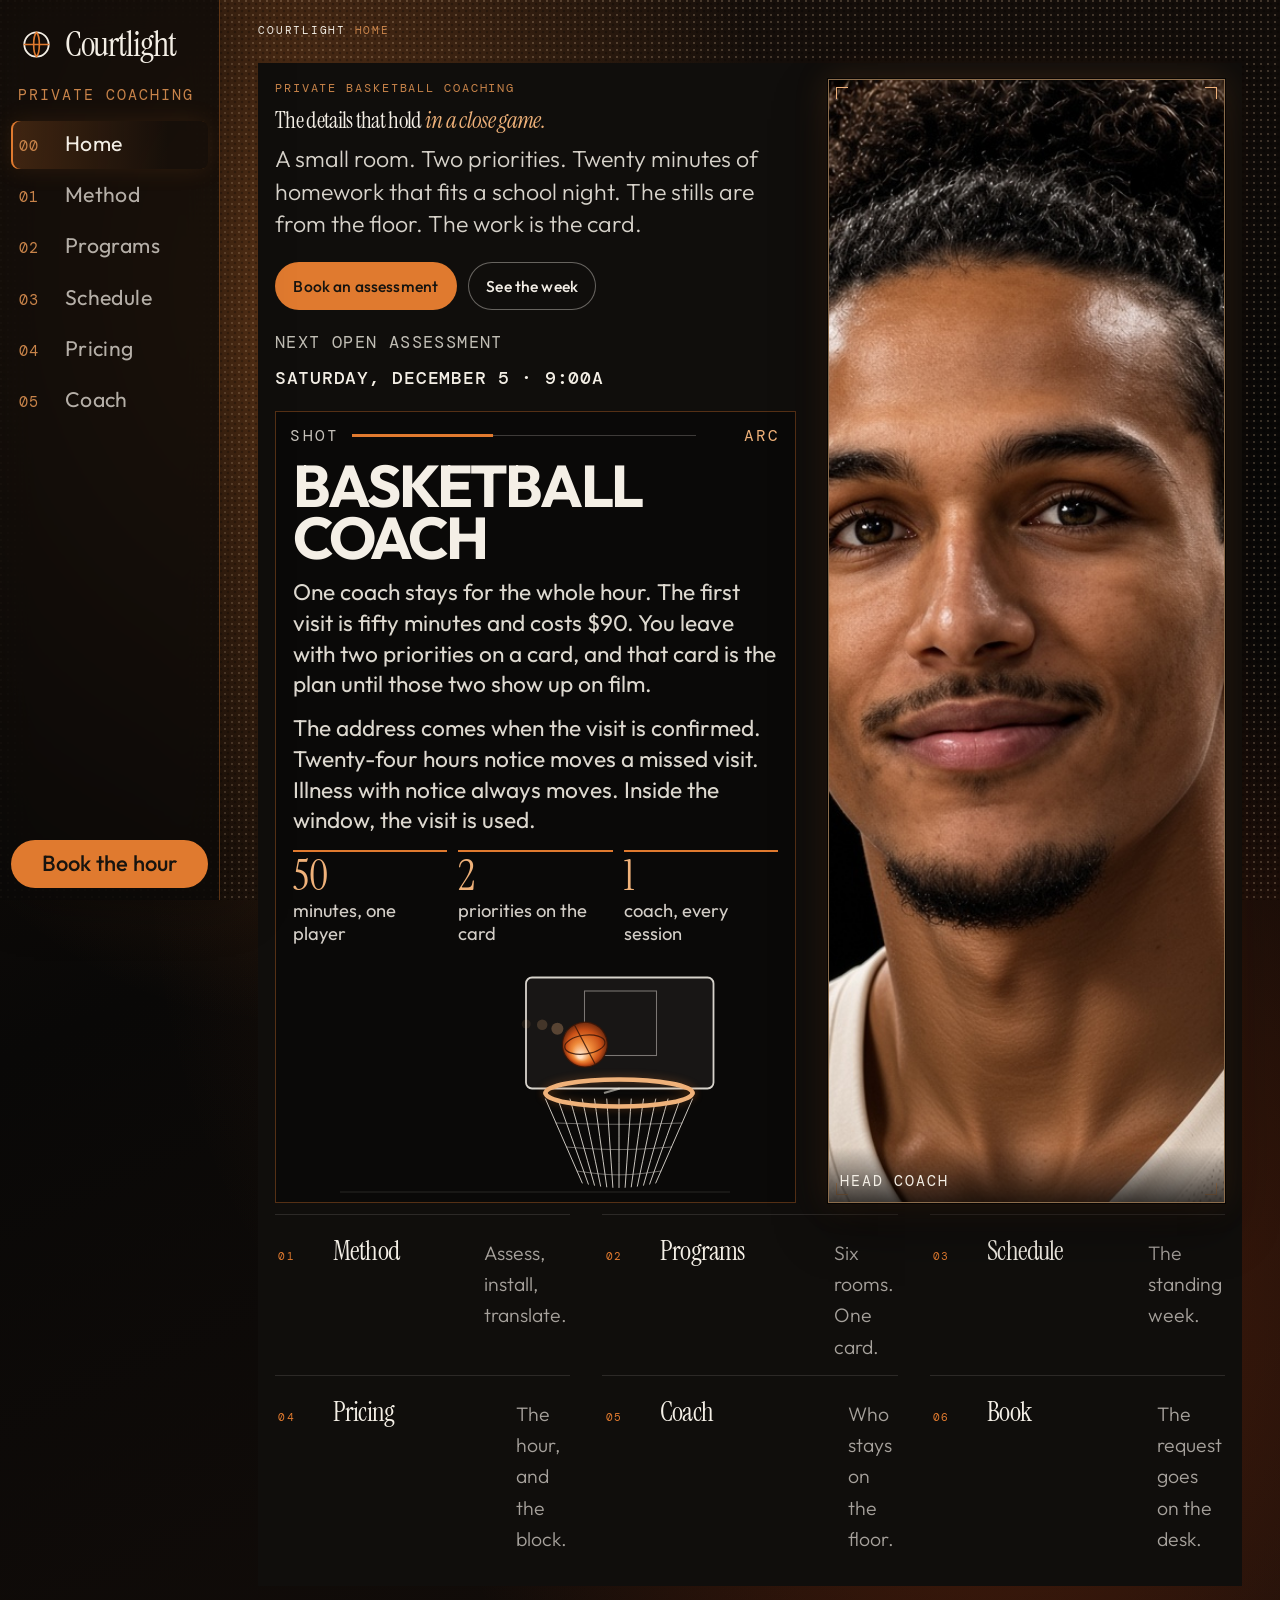
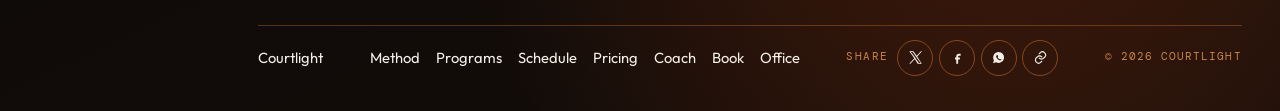
<file: index.html>
<!DOCTYPE html>
<html lang="en">
<head>
  <meta charset="UTF-8">
  <meta name="viewport" content="width=device-width, initial-scale=1">
  <title>Private basketball coaching — Courtlight</title>
  <meta name="description" content="Private basketball coaching. One coach stays for the hour. The first visit is fifty minutes and costs $90. You leave with two priorities on a card.">
  <link rel="canonical" href="https://courtlight.vercel.app/">
  <meta property="og:type" content="website">
  <meta property="og:site_name" content="Courtlight">
  <meta property="og:title" content="Private basketball coaching — Courtlight">
  <meta property="og:description" content="One coach stays for the hour. The first visit is fifty minutes and costs $90. You leave with two priorities on a card.">
  <meta property="og:url" content="https://courtlight.vercel.app/">
  <meta property="og:image" content="https://courtlight.vercel.app/assets/coach-true-close.jpg">
  <meta name="twitter:card" content="summary_large_image">
  <meta name="twitter:title" content="Private basketball coaching — Courtlight">
  <meta name="twitter:description" content="One coach stays for the hour. The first visit is fifty minutes and costs $90.">
  <meta name="twitter:image" content="https://courtlight.vercel.app/assets/coach-true-close.jpg">
  <meta name="theme-color" content="#090807">
  <script type="application/ld+json">
  {
    "@context": "https://schema.org",
    "@type": "SportsActivityLocation",
    "name": "Courtlight",
    "url": "https://courtlight.vercel.app/",
    "email": "hello@courtlight.com",
    "sport": "Basketball",
    "description": "Private basketball coaching. One coach stays for the hour. The first visit is fifty minutes and costs $90.",
    "image": "https://courtlight.vercel.app/assets/coach-true-close.jpg"
  }
  </script>
  <link rel="icon" href="favicon.svg" type="image/svg+xml">
  <link rel="preconnect" href="https://fonts.googleapis.com">
  <link rel="preconnect" href="https://fonts.gstatic.com" crossorigin>
  <link href="https://fonts.googleapis.com/css2?family=DM+Mono:wght@400;500&family=Instrument+Serif:ital@0;1&family=Outfit:wght@300;400;500;600;700&display=swap" rel="stylesheet">
  <link rel="stylesheet" href="css/site.css?v=12">
  <link rel="stylesheet" href="css/shell.css?v=63">
  <script>document.documentElement.classList.add("js");</script>
</head>
<body class="app" data-page="home">
  <a class="skip" href="#main">Skip to content</a>
  <button class="nav-toggle dock-toggle" type="button" aria-expanded="false" aria-controls="nav-menu"><span class="sr-only">Menu</span><i></i><i></i></button>
  <aside class="dock">
    <a class="logo" href="index.html" aria-label="Courtlight, home">
      <svg viewBox="0 0 32 32" aria-hidden="true"><circle cx="16" cy="16" r="10" fill="none" stroke="currentColor" stroke-width="1.5"/><path d="M6 16h20M16 6c3.1 3.2 3.1 16.8 0 20M16 6c-3.1 3.2-3.1 16.8 0 20" fill="none" stroke="#e07a2f" stroke-width="1.35" stroke-linecap="round"/></svg>
      <span>Courtlight</span>
    </a>
    <p class="dock-note">Private coaching</p>
    <nav class="nav-links" id="nav-menu" aria-label="Primary">
      <a href="index.html" aria-current="page"><span>00</span>Home</a>
      <a href="method.html"><span>01</span>Method</a>
      <a href="programs.html"><span>02</span>Programs</a>
      <a href="schedule.html"><span>03</span>Schedule</a>
      <a href="pricing.html"><span>04</span>Pricing</a>
      <a href="coach.html"><span>05</span>Coach</a>
    </nav>
    <a class="btn dock-book" href="book.html">Book the hour</a>
  </aside>
  <div class="stage stage-fill">
    <p class="here"><a href="index.html">Courtlight</a><span>Home</span></p>
    <main id="main">
      <section class="reel">
        <div>
          <p class="eyebrow">Private basketball coaching</p>
          <h1>The details that hold <em>in a close game.</em></h1>
          <p class="lede">A small room. Two priorities. Twenty minutes of homework that fits a school night. The stills are from the floor. The work is the card.</p>
          <div class="hero-actions">
            <a class="btn" href="book.html">Book an assessment</a>
            <a class="btn btn-ghost" href="schedule.html">See the week</a>
          </div>
          <p class="hero-meta">
            <span>Next open assessment</span>
            <strong id="next-assess">Saturday · 9:00a</strong>
          </p>
          <div class="stage-shot">
            <div class="shot-meta">
              <span>Shot</span>
              <span class="shot-track" aria-hidden="true"><span id="shot-bar"></span></span>
              <span id="shot-phase">Release</span>
            </div>
            <p class="sr-only" id="hoop-desc">An animated basketball arcs through the net.</p>
            <div class="pitch">
              <h2>Basketball Coach</h2>
              <p>One coach stays for the whole hour. The first visit is fifty minutes and costs $90. You leave with two priorities on a card, and that card is the plan until those two show up on film.</p>
              <p>The address comes when the visit is confirmed. Twenty-four hours notice moves a missed visit. Illness with notice always moves. Inside the window, the visit is used.</p>
              <ul>
                <li><b>50</b><span>minutes, one player</span></li>
                <li><b>2</b><span>priorities on the card</span></li>
                <li><b>1</b><span>coach, every session</span></li>
              </ul>
            </div>
            <canvas id="hoop" aria-labelledby="hoop-desc"></canvas>
          </div>
        </div>
        <figure class="still still-face">
          <img src="assets/coach-true-close.jpg" alt="Head coach, close: curly high puff, hazel eyes, thin mustache and short goatee, soft smile.">
          <figcaption>Head coach</figcaption>
        </figure>
      </section>
      <ol class="contents">
        <li><a href="method.html"><span>01</span><strong>Method</strong><em>Assess, install, translate.</em></a></li>
        <li><a href="programs.html"><span>02</span><strong>Programs</strong><em>Six rooms. One card.</em></a></li>
        <li><a href="schedule.html"><span>03</span><strong>Schedule</strong><em>The standing week.</em></a></li>
        <li><a href="pricing.html"><span>04</span><strong>Pricing</strong><em>The hour, and the block.</em></a></li>
        <li><a href="coach.html"><span>05</span><strong>Coach</strong><em>Who stays on the floor.</em></a></li>
        <li><a href="book.html"><span>06</span><strong>Book</strong><em>The request goes on the desk.</em></a></li>
      </ol>
    </main>
    <footer class="foot">
      <a href="index.html">Courtlight</a>
      <nav aria-label="Footer">
        <a href="method.html">Method</a>
        <a href="programs.html">Programs</a>
        <a href="schedule.html">Schedule</a>
        <a href="pricing.html">Pricing</a>
        <a href="coach.html">Coach</a>
        <a href="book.html">Book</a>
        <a href="office.html">Office</a>
      </nav>
      <div class="share">
        <span>Share</span>
        <a data-share="x" href="https://twitter.com/intent/tweet" target="_blank" rel="noopener noreferrer" aria-label="Share on X"><svg viewBox="0 0 24 24" aria-hidden="true"><path fill="currentColor" d="M14.7 10.3 22.4 2h-1.8l-6.7 7.2L8.6 2H2l8.1 11.2L2 22h1.8l7.1-7.6L15.4 22H22l-7.3-11.7Zm-2.5 2.7-.8-1.1L4.6 3.3h2.8l5.2 7 .8 1.1 6.8 9.3h-2.8l-5.2-7Z"/></svg></a>
        <a data-share="facebook" href="https://www.facebook.com/sharer/sharer.php" target="_blank" rel="noopener noreferrer" aria-label="Share on Facebook"><svg viewBox="0 0 24 24" aria-hidden="true"><path fill="currentColor" d="M14 9h3V6h-3c-2.2 0-4 1.8-4 4v2H8v3h2v7h3v-7h2.6l.4-3H13v-2c0-.6.4-1 1-1Z"/></svg></a>
        <a data-share="whatsapp" href="https://wa.me/" target="_blank" rel="noopener noreferrer" aria-label="Share on WhatsApp"><svg viewBox="0 0 24 24" aria-hidden="true"><path fill="currentColor" d="M12.1 3.2a8.7 8.7 0 0 0-7.5 13L3.4 21l4.9-1.3a8.7 8.7 0 1 0 3.8-16.5Zm5 12.2c-.2.6-1.2 1.1-1.6 1.1-.4.1-1 .1-1.5-.1-.3-.1-.8-.3-1.3-.5-2.1-.9-3.4-3-3.5-3.1-.1-.2-1-1.3-1-2.5s.6-1.7.8-2c.2-.2.5-.3.7-.3h.5c.1 0 .3 0 .5.4.2.5.6 1.9.7 2 .1.2 0 .3-.1.5l-.4.4c-.1.1-.2.3-.1.5.2.4.7 1.2 1.5 1.9.8.8 1.6 1 1.9.9.2-.1.4-.3.6-.2l1.3.6c.2.1.4.1.4.3.1.3 0 .8-.1 1.1Z"/></svg></a>
        <button type="button" data-share="copy" aria-label="Copy link"><svg viewBox="0 0 24 24" aria-hidden="true"><path fill="none" stroke="currentColor" stroke-width="1.8" stroke-linecap="round" d="M10 13a5 5 0 0 0 7.1.1l1.5-1.5a5 5 0 0 0-7.1-7.1L10 6M14 11a5 5 0 0 0-7.1-.1L5.4 12.4a5 5 0 0 0 7.1 7.1L14 18"/></svg></button>
      </div>
      <p>© <span data-year>2026</span> Courtlight</p>
    </footer>
  </div>
  <script src="js/site.js?v=18"></script>
</body>
</html>
</file>
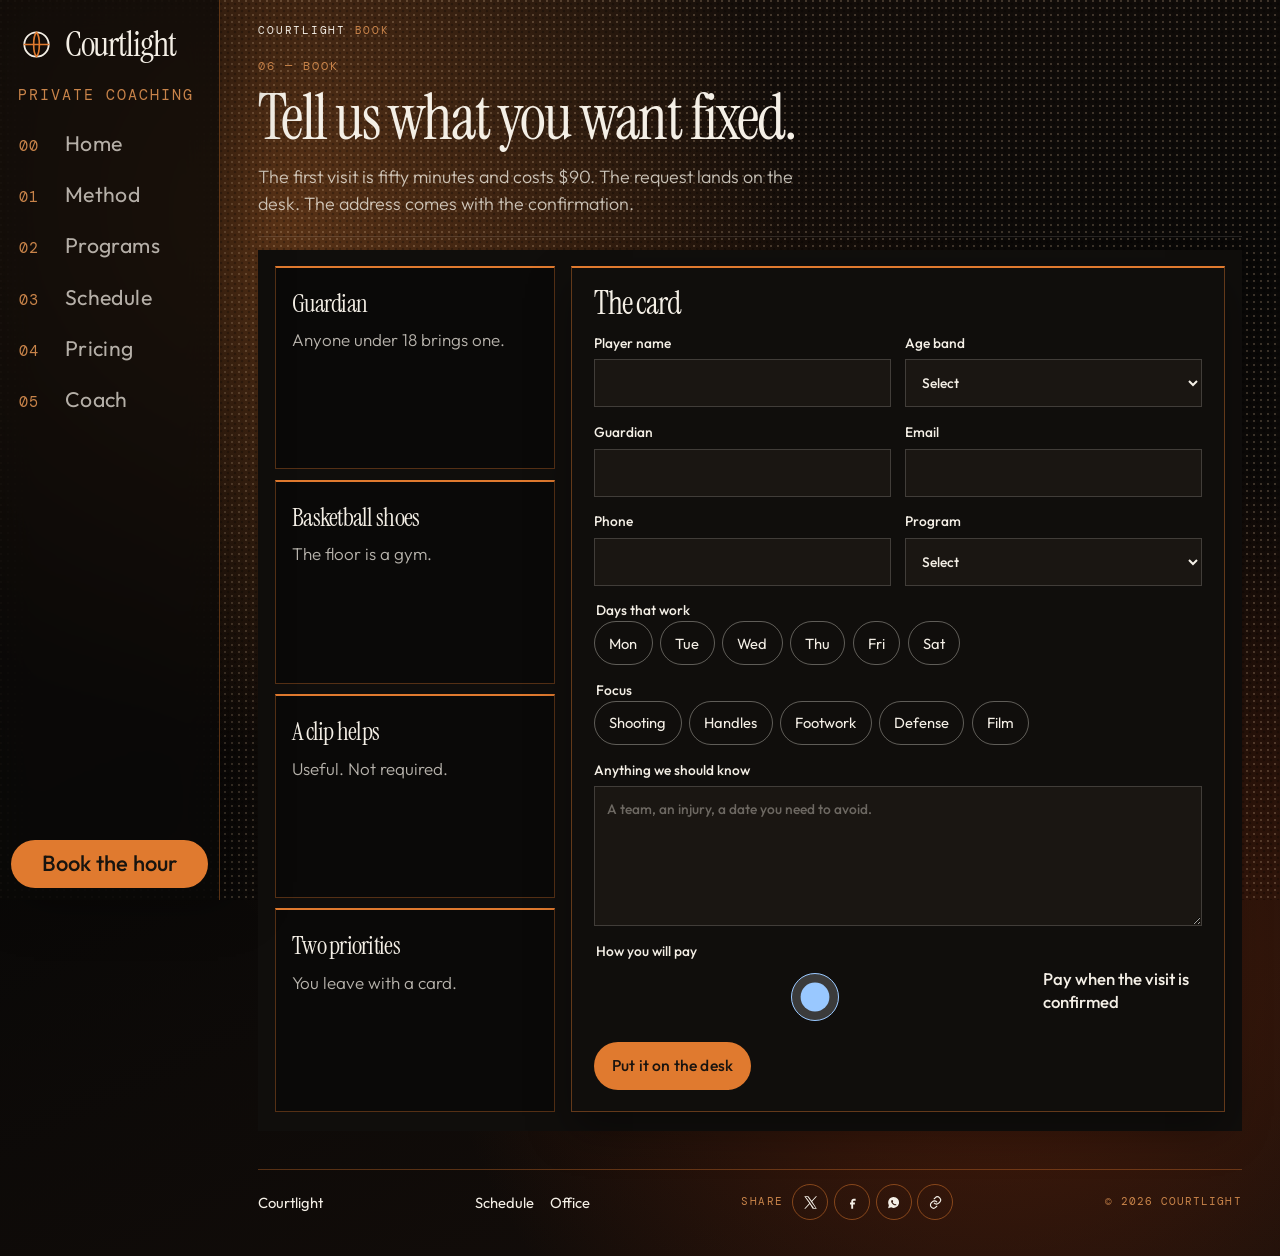
<file: book.html>
<!DOCTYPE html>
<html lang="en">
<head>
  <meta charset="UTF-8">
  <meta name="viewport" content="width=device-width, initial-scale=1">
  <title>Book an assessment — Courtlight</title>
  <meta name="description" content="Book the first visit. Fifty minutes, one player, $90. The address comes when the visit is confirmed. Twenty-four hours notice moves a missed visit.">
  <link rel="canonical" href="https://courtlight.vercel.app/book.html">
  <meta property="og:type" content="website">
  <meta property="og:site_name" content="Courtlight">
  <meta property="og:title" content="Book an assessment — Courtlight">
  <meta property="og:description" content="Fifty minutes, one player, $90. The address comes when the visit is confirmed.">
  <meta property="og:url" content="https://courtlight.vercel.app/book.html">
  <meta property="og:image" content="https://courtlight.vercel.app/assets/coach-true-close.jpg">
  <meta name="twitter:card" content="summary_large_image">
  <meta name="twitter:title" content="Book an assessment — Courtlight">
  <meta name="twitter:description" content="Fifty minutes, one player, $90. The address comes when the visit is confirmed.">
  <meta name="twitter:image" content="https://courtlight.vercel.app/assets/coach-true-close.jpg">
  <meta name="theme-color" content="#090807">
  <link rel="icon" href="favicon.svg" type="image/svg+xml">
  <link rel="preconnect" href="https://fonts.googleapis.com">
  <link rel="preconnect" href="https://fonts.gstatic.com" crossorigin>
  <link href="https://fonts.googleapis.com/css2?family=DM+Mono:wght@400;500&family=Instrument+Serif:ital@0;1&family=Outfit:wght@300;400;500;600&display=swap" rel="stylesheet">
  <link rel="stylesheet" href="css/site.css?v=12">
  <link rel="stylesheet" href="css/shell.css?v=62">
  <script>document.documentElement.classList.add("js");</script>
</head>
<body class="app" data-page="book">
  <a class="skip" href="#main">Skip to content</a>
  <button class="nav-toggle dock-toggle" type="button" aria-expanded="false" aria-controls="nav-menu"><span class="sr-only">Menu</span><i></i><i></i></button>
  <aside class="dock">
    <a class="logo" href="index.html" aria-label="Courtlight, home">
      <svg viewBox="0 0 32 32" aria-hidden="true"><circle cx="16" cy="16" r="10" fill="none" stroke="currentColor" stroke-width="1.5"/><path d="M6 16h20M16 6c3.1 3.2 3.1 16.8 0 20M16 6c-3.1 3.2-3.1 16.8 0 20" fill="none" stroke="#e07a2f" stroke-width="1.35" stroke-linecap="round"/></svg>
      <span>Courtlight</span>
    </a>
    <p class="dock-note">Private coaching</p>
    <nav class="nav-links" id="nav-menu" aria-label="Primary">
      <a href="index.html"><span>00</span>Home</a>
      <a href="method.html"><span>01</span>Method</a>
      <a href="programs.html"><span>02</span>Programs</a>
      <a href="schedule.html"><span>03</span>Schedule</a>
      <a href="pricing.html"><span>04</span>Pricing</a>
      <a href="coach.html"><span>05</span>Coach</a>
    </nav>
    <a class="btn dock-book" href="book.html" aria-current="page">Book the hour</a>
  </aside>
  <div class="stage stage-fill">
    <p class="here"><a href="index.html">Courtlight</a><span>Book</span></p>
    <main id="main">
      <header class="page-title">
        <div>
          <p class="eyebrow">06 — Book</p>
          <h1>Tell us what you want fixed.</h1>
          <p class="lede">The first visit is fifty minutes and costs $90. The request lands on the desk. The address comes with the confirmation.</p>
        </div>
      </header>
      <div class="book-layout">
        <ol class="book-notes">
          <li><strong>Guardian</strong><em>Anyone under 18 brings one.</em></li>
          <li><strong>Basketball shoes</strong><em>The floor is a gym.</em></li>
          <li><strong>A clip helps</strong><em>Useful. Not required.</em></li>
          <li><strong>Two priorities</strong><em>You leave with a card.</em></li>
        </ol>
        <div class="ticket">
          <form id="book-form" novalidate>
            <h2>The card</h2>
            <div class="form-grid">
              <label>Player name<input id="player" name="player" autocomplete="name" required></label>
              <label>Age band
                <select id="age" name="age" required>
                  <option value="">Select</option>
                  <option>8–11</option>
                  <option>12–14</option>
                  <option>15–18</option>
                  <option>19+</option>
                </select>
              </label>
              <label>Guardian<input id="guardian" name="guardian" autocomplete="name" required></label>
              <label>Email<input id="email" name="email" type="email" autocomplete="email" required></label>
              <label>Phone<input id="phone" name="phone" type="tel" autocomplete="tel" inputmode="tel" required></label>
              <label>Program
                <select id="program" name="program" required>
                  <option value="">Select</option>
                  <option>Assessment</option>
                  <option>Private session</option>
                  <option>Shooting lab</option>
                  <option>Small group</option>
                  <option>Team clinic</option>
                  <option>Film room</option>
                </select>
              </label>
              <fieldset class="span-2">
                <legend>Days that work</legend>
                <div class="chips" id="days">
                  <button type="button" class="chip" aria-pressed="false">Mon</button>
                  <button type="button" class="chip" aria-pressed="false">Tue</button>
                  <button type="button" class="chip" aria-pressed="false">Wed</button>
                  <button type="button" class="chip" aria-pressed="false">Thu</button>
                  <button type="button" class="chip" aria-pressed="false">Fri</button>
                  <button type="button" class="chip" aria-pressed="false">Sat</button>
                </div>
              </fieldset>
              <fieldset class="span-2">
                <legend>Focus</legend>
                <div class="chips" id="focus">
                  <button type="button" class="chip" aria-pressed="false">Shooting</button>
                  <button type="button" class="chip" aria-pressed="false">Handles</button>
                  <button type="button" class="chip" aria-pressed="false">Footwork</button>
                  <button type="button" class="chip" aria-pressed="false">Defense</button>
                  <button type="button" class="chip" aria-pressed="false">Film</button>
                </div>
              </fieldset>
              <label class="span-2">Anything we should know
                <textarea id="note" name="note" maxlength="400" placeholder="A team, an injury, a date you need to avoid."></textarea>
              </label>
              <fieldset class="span-2" id="pay-field">
                <legend>How you will pay</legend>
                <div id="pay-methods"></div>
              </fieldset>
            </div>
            <p class="form-error" id="form-error" role="alert" hidden></p>
            <button class="btn btn-ink" type="submit">Put it on the desk</button>
          </form>
          <div id="book-success" hidden>
            <p class="eyebrow eyebrow-ink">On the desk</p>
            <h3 id="success-title"></h3>
            <p id="success-copy"></p>
            <div class="hero-actions">
              <a class="btn btn-ink" id="send-mail" href="mailto:hello@courtlight.com">Email a copy</a>
              <a class="btn btn-line" href="office.html">Open the office</a>
              <button class="btn btn-line" type="button" id="reset-form">Start another</button>
            </div>
          </div>
        </div>
      </div>
    </main>
    <footer class="foot">
      <a href="index.html">Courtlight</a>
      <nav aria-label="Footer"><a href="schedule.html">Schedule</a><a href="office.html">Office</a></nav>
      <div class="share">
        <span>Share</span>
        <a data-share="x" href="https://twitter.com/intent/tweet" target="_blank" rel="noopener noreferrer" aria-label="Share on X"><svg viewBox="0 0 24 24" aria-hidden="true"><path fill="currentColor" d="M14.7 10.3 22.4 2h-1.8l-6.7 7.2L8.6 2H2l8.1 11.2L2 22h1.8l7.1-7.6L15.4 22H22l-7.3-11.7Zm-2.5 2.7-.8-1.1L4.6 3.3h2.8l5.2 7 .8 1.1 6.8 9.3h-2.8l-5.2-7Z"/></svg></a>
        <a data-share="facebook" href="https://www.facebook.com/sharer/sharer.php" target="_blank" rel="noopener noreferrer" aria-label="Share on Facebook"><svg viewBox="0 0 24 24" aria-hidden="true"><path fill="currentColor" d="M14 9h3V6h-3c-2.2 0-4 1.8-4 4v2H8v3h2v7h3v-7h2.6l.4-3H13v-2c0-.6.4-1 1-1Z"/></svg></a>
        <a data-share="whatsapp" href="https://wa.me/" target="_blank" rel="noopener noreferrer" aria-label="Share on WhatsApp"><svg viewBox="0 0 24 24" aria-hidden="true"><path fill="currentColor" d="M12.1 3.2a8.7 8.7 0 0 0-7.5 13L3.4 21l4.9-1.3a8.7 8.7 0 1 0 3.8-16.5Zm5 12.2c-.2.6-1.2 1.1-1.6 1.1-.4.1-1 .1-1.5-.1-.3-.1-.8-.3-1.3-.5-2.1-.9-3.4-3-3.5-3.1-.1-.2-1-1.3-1-2.5s.6-1.7.8-2c.2-.2.5-.3.7-.3h.5c.1 0 .3 0 .5.4.2.5.6 1.9.7 2 .1.2 0 .3-.1.5l-.4.4c-.1.1-.2.3-.1.5.2.4.7 1.2 1.5 1.9.8.8 1.6 1 1.9.9.2-.1.4-.3.6-.2l1.3.6c.2.1.4.1.4.3.1.3 0 .8-.1 1.1Z"/></svg></a>
        <button type="button" data-share="copy" aria-label="Copy link"><svg viewBox="0 0 24 24" aria-hidden="true"><path fill="none" stroke="currentColor" stroke-width="1.8" stroke-linecap="round" d="M10 13a5 5 0 0 0 7.1.1l1.5-1.5a5 5 0 0 0-7.1-7.1L10 6M14 11a5 5 0 0 0-7.1-.1L5.4 12.4a5 5 0 0 0 7.1 7.1L14 18"/></svg></button>
      </div>
      <p>© <span data-year>2026</span> Courtlight</p>
    </footer>
  </div>
  <script src="js/site.js?v=19"></script>
</body>
</html>
</file>
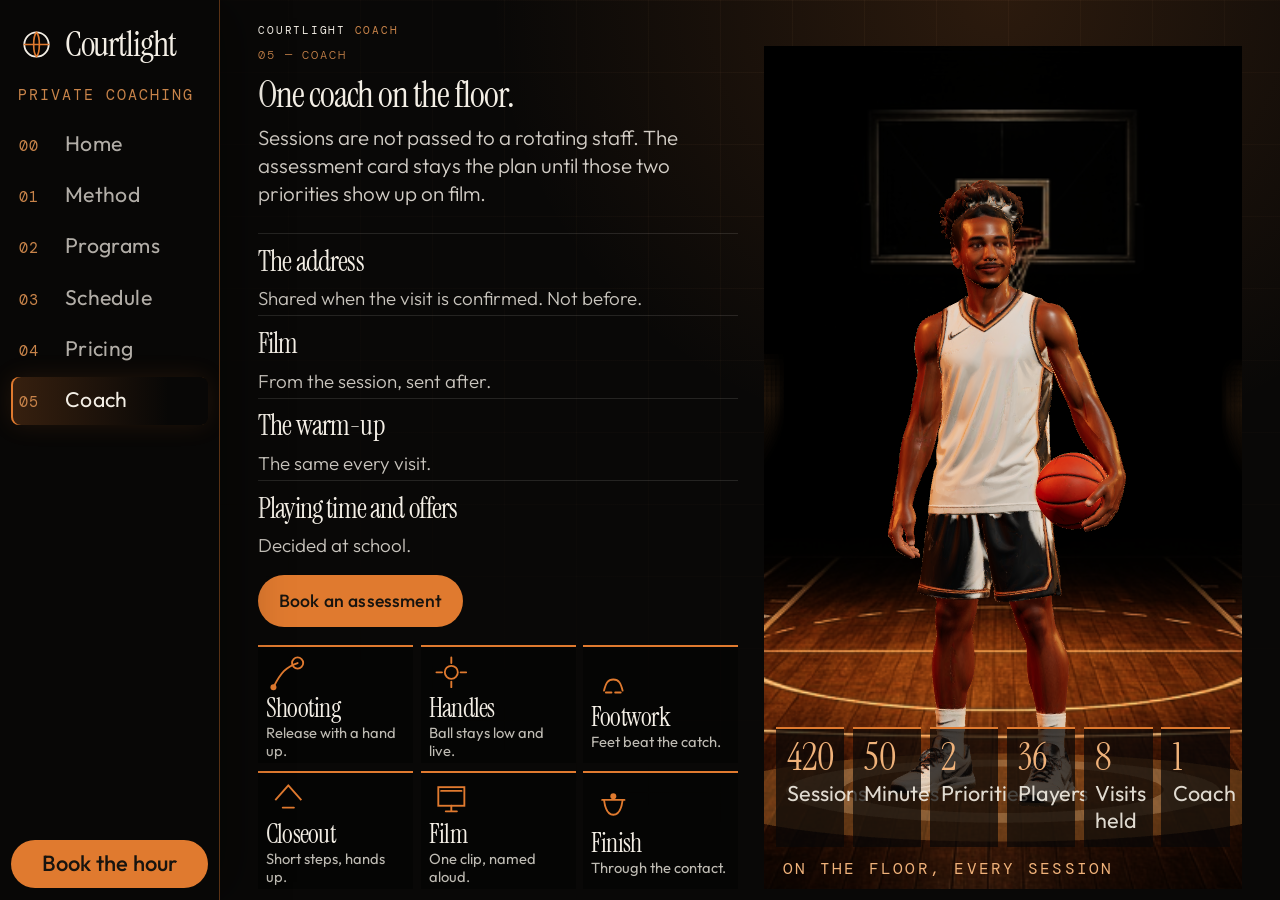
<file: coach.html>
<!DOCTYPE html>
<html lang="en">
<head>
  <meta charset="UTF-8">
  <meta name="viewport" content="width=device-width, initial-scale=1">
  <title>The coach — Courtlight</title>
  <meta name="description" content="One coach on the floor. Sessions are not passed to a rotating staff. The assessment card stays the plan until those two priorities show up on film.">
  <link rel="canonical" href="https://courtlight.vercel.app/coach.html">
  <meta property="og:type" content="website">
  <meta property="og:site_name" content="Courtlight">
  <meta property="og:title" content="The coach — Courtlight">
  <meta property="og:description" content="One coach on the floor. The assessment card stays the plan until those two priorities show up on film.">
  <meta property="og:url" content="https://courtlight.vercel.app/coach.html">
  <meta property="og:image" content="https://courtlight.vercel.app/assets/coach-true-close.jpg">
  <meta name="twitter:card" content="summary_large_image">
  <meta name="twitter:title" content="The coach — Courtlight">
  <meta name="twitter:description" content="One coach on the floor. Sessions are not passed to a rotating staff.">
  <meta name="twitter:image" content="https://courtlight.vercel.app/assets/coach-true-close.jpg">
  <meta name="theme-color" content="#090807">
  <link rel="icon" href="favicon.svg" type="image/svg+xml">
  <link rel="preconnect" href="https://fonts.googleapis.com">
  <link rel="preconnect" href="https://fonts.gstatic.com" crossorigin>
  <link href="https://fonts.googleapis.com/css2?family=DM+Mono:wght@400;500&family=Instrument+Serif:ital@0;1&family=Outfit:wght@300;400;500;600&display=swap" rel="stylesheet">
  <link rel="stylesheet" href="css/site.css?v=12">
  <link rel="stylesheet" href="css/shell.css?v=57">
  <script>document.documentElement.classList.add("js");</script>
</head>
<body class="app" data-page="coach">
  <a class="skip" href="#main">Skip to content</a>
  <button class="nav-toggle dock-toggle" type="button" aria-expanded="false" aria-controls="nav-menu"><span class="sr-only">Menu</span><i></i><i></i></button>
  <aside class="dock">
    <a class="logo" href="index.html" aria-label="Courtlight, home">
      <svg viewBox="0 0 32 32" aria-hidden="true"><circle cx="16" cy="16" r="10" fill="none" stroke="currentColor" stroke-width="1.5"/><path d="M6 16h20M16 6c3.1 3.2 3.1 16.8 0 20M16 6c-3.1 3.2-3.1 16.8 0 20" fill="none" stroke="#e07a2f" stroke-width="1.35" stroke-linecap="round"/></svg>
      <span>Courtlight</span>
    </a>
    <p class="dock-note">Private coaching</p>
    <nav class="nav-links" id="nav-menu" aria-label="Primary">
      <a href="index.html"><span>00</span>Home</a>
      <a href="method.html"><span>01</span>Method</a>
      <a href="programs.html"><span>02</span>Programs</a>
      <a href="schedule.html"><span>03</span>Schedule</a>
      <a href="pricing.html"><span>04</span>Pricing</a>
      <a href="coach.html" aria-current="page"><span>05</span>Coach</a>
    </nav>
    <a class="btn dock-book" href="book.html">Book the hour</a>
  </aside>
  <div class="stage">
    <p class="here"><a href="index.html">Courtlight</a><span>Coach</span></p>
    <main id="main" class="coach-hero">
      <div class="coach-copy">
        <p class="eyebrow">05 — Coach</p>
        <h1>One coach on the floor.</h1>
        <p class="lede">Sessions are not passed to a rotating staff. The assessment card stays the plan until those two priorities show up on film.</p>
        <ul class="rules">
          <li><strong>The address</strong><span>Shared when the visit is confirmed. Not before.</span></li>
          <li><strong>Film</strong><span>From the session, sent after.</span></li>
          <li><strong>The warm-up</strong><span>The same every visit.</span></li>
          <li><strong>Playing time and offers</strong><span>Decided at school.</span></li>
        </ul>
        <p class="coach-book"><a class="btn" href="book.html">Book an assessment</a></p>
        <ul class="coach-skills" aria-label="Skills">
          <li>
            <svg class="skill-shot" viewBox="0 0 48 48" aria-hidden="true"><circle cx="34" cy="14" r="6" fill="none" stroke="currentColor" stroke-width="2"/><path d="M8 40c8-16 14-22 26-26" fill="none" stroke="currentColor" stroke-width="2" stroke-linecap="round"/><circle class="ball" r="3.2" fill="currentColor"/></svg>
            <strong>Shooting</strong>
            <span>Release with a hand up.</span>
          </li>
          <li>
            <svg class="skill-handle" viewBox="0 0 48 48" aria-hidden="true"><path d="M8 24h6M34 24h6M24 8v6M24 34v6" fill="none" stroke="currentColor" stroke-width="2" stroke-linecap="round"/><circle class="ball" cx="24" cy="24" r="7" fill="none" stroke="currentColor" stroke-width="2"/></svg>
            <strong>Handles</strong>
            <span>Ball stays low and live.</span>
          </li>
          <li>
            <svg class="skill-feet" viewBox="0 0 48 48" aria-hidden="true"><path d="M14 34c2-8 4-12 10-12s8 4 10 12" fill="none" stroke="currentColor" stroke-width="2" stroke-linecap="round"/><path class="l" d="M16 36h6" fill="none" stroke="currentColor" stroke-width="2" stroke-linecap="round"/><path class="r" d="M26 36h6" fill="none" stroke="currentColor" stroke-width="2" stroke-linecap="round"/></svg>
            <strong>Footwork</strong>
            <span>Feet beat the catch.</span>
          </li>
          <li>
            <svg class="skill-close" viewBox="0 0 48 48" aria-hidden="true"><path d="M18 34h12" fill="none" stroke="currentColor" stroke-width="2" stroke-linecap="round"/><path class="mark" d="M10 26 24 10l14 16" fill="none" stroke="currentColor" stroke-width="2" stroke-linejoin="round"/></svg>
            <strong>Closeout</strong>
            <span>Short steps, hands up.</span>
          </li>
          <li>
            <svg class="skill-film" viewBox="0 0 48 48" aria-hidden="true"><rect x="10" y="12" width="28" height="20" fill="none" stroke="currentColor" stroke-width="2"/><path d="M18 38h12M24 32v6" fill="none" stroke="currentColor" stroke-width="2" stroke-linecap="round"/><path class="scan" d="M13 16h22" fill="none" stroke="currentColor" stroke-width="2" stroke-linecap="round"/></svg>
            <strong>Film</strong>
            <span>One clip, named aloud.</span>
          </li>
          <li>
            <svg class="skill-finish" viewBox="0 0 48 48" aria-hidden="true"><path d="M12 16h24" fill="none" stroke="currentColor" stroke-width="2" stroke-linecap="round"/><path class="net" d="M14 16c1 8 4 16 10 16s9-8 10-16" fill="none" stroke="currentColor" stroke-width="2"/><circle class="ball" cx="24" cy="12" r="3.2" fill="currentColor"/></svg>
            <strong>Finish</strong>
            <span>Through the contact.</span>
          </li>
        </ul>
      </div>
      <figure class="coach-figure">
        <div class="coach-halo" aria-hidden="true"></div>
        <div class="court-spin" data-court="assets/golden-court.glb?v=2" role="img" aria-label="The coach, full figure, turning slowly in a practice kit with a basketball.">
          <canvas></canvas>
        </div>
        <ul class="coach-stats">
          <li><b>420</b><span>Sessions</span></li>
          <li><b>50</b><span>Minutes</span></li>
          <li><b>2</b><span>Priorities</span></li>
          <li><b>36</b><span>Players</span></li>
          <li><b>8</b><span>Visits held</span></li>
          <li><b>1</b><span>Coach</span></li>
        </ul>
        <figcaption>On the floor, every session</figcaption>
      </figure>
    </main>
    <footer class="foot">
      <a href="index.html">Courtlight</a>
      <nav aria-label="Footer"><a href="method.html">Method</a><a href="book.html">Book</a><a href="office.html">Office</a></nav>
      <p>© <span data-year>2026</span> Courtlight</p>
    </footer>
  </div>
  <script src="js/site.js?v=18"></script>
  <script type="importmap">
  {
    "imports": {
      "three": "./js/vendor/three.module.js"
    }
  }
  </script>
  <script type="module" src="js/court-spin.js?v=14"></script>
</body>
</html>
</file>
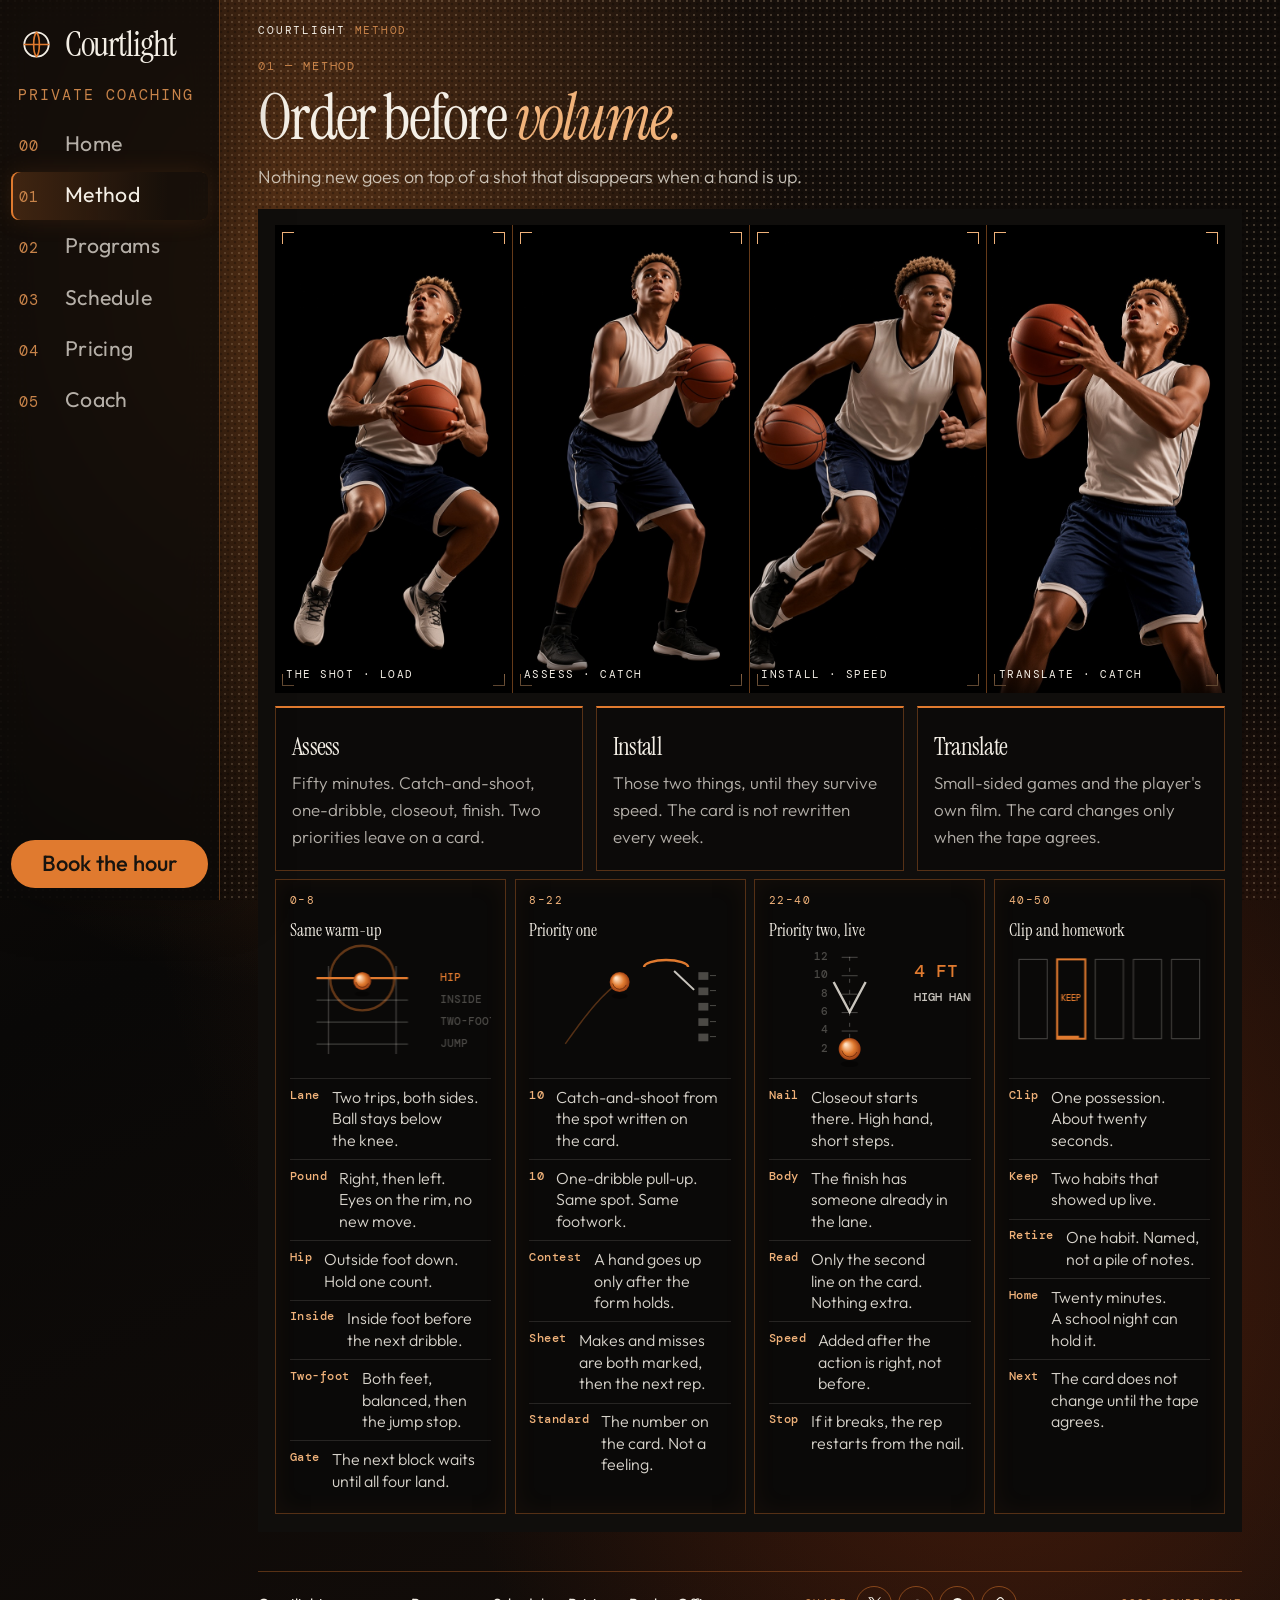
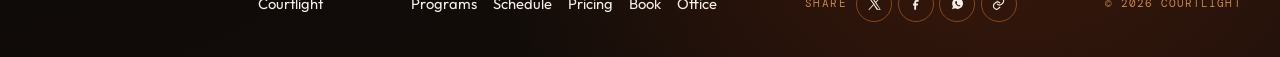
<file: method.html>
<!DOCTYPE html>
<html lang="en">
<head>
  <meta charset="UTF-8">
  <meta name="viewport" content="width=device-width, initial-scale=1">
  <title>The method — Courtlight</title>
  <meta name="description" content="Order before volume. Nothing new goes on top of a shot that disappears when a hand is up. Catch, body, gather, rise, finish.">
  <link rel="canonical" href="https://courtlight.vercel.app/method.html">
  <meta property="og:type" content="website">
  <meta property="og:site_name" content="Courtlight">
  <meta property="og:title" content="The method — Courtlight">
  <meta property="og:description" content="Nothing new goes on top of a shot that disappears when a hand is up.">
  <meta property="og:url" content="https://courtlight.vercel.app/method.html">
  <meta property="og:image" content="https://courtlight.vercel.app/assets/shot-5-finish.jpg">
  <meta name="twitter:card" content="summary_large_image">
  <meta name="twitter:title" content="The method — Courtlight">
  <meta name="twitter:description" content="Nothing new goes on top of a shot that disappears when a hand is up.">
  <meta name="twitter:image" content="https://courtlight.vercel.app/assets/shot-5-finish.jpg">
  <meta name="theme-color" content="#090807">
  <link rel="icon" href="favicon.svg" type="image/svg+xml">
  <link rel="preconnect" href="https://fonts.googleapis.com">
  <link rel="preconnect" href="https://fonts.gstatic.com" crossorigin>
  <link href="https://fonts.googleapis.com/css2?family=DM+Mono:wght@400;500&family=Instrument+Serif:ital@0;1&family=Outfit:wght@300;400;500;600&display=swap" rel="stylesheet">
  <link rel="stylesheet" href="css/site.css?v=12">
  <meta http-equiv="Cache-Control" content="no-cache, no-store, must-revalidate">
  <link rel="stylesheet" href="css/shell.css?v=62">
  <script>document.documentElement.classList.add("js");</script>
</head>
<body class="app" data-page="method">
  <a class="skip" href="#main">Skip to content</a>
  <button class="nav-toggle dock-toggle" type="button" aria-expanded="false" aria-controls="nav-menu"><span class="sr-only">Menu</span><i></i><i></i></button>
  <aside class="dock">
    <a class="logo" href="index.html" aria-label="Courtlight, home">
      <svg viewBox="0 0 32 32" aria-hidden="true"><circle cx="16" cy="16" r="10" fill="none" stroke="currentColor" stroke-width="1.5"/><path d="M6 16h20M16 6c3.1 3.2 3.1 16.8 0 20M16 6c-3.1 3.2-3.1 16.8 0 20" fill="none" stroke="#e07a2f" stroke-width="1.35" stroke-linecap="round"/></svg>
      <span>Courtlight</span>
    </a>
    <p class="dock-note">Private coaching</p>
    <nav class="nav-links" id="nav-menu" aria-label="Primary">
      <a href="index.html"><span>00</span>Home</a>
      <a href="method.html" aria-current="page"><span>01</span>Method</a>
      <a href="programs.html"><span>02</span>Programs</a>
      <a href="schedule.html"><span>03</span>Schedule</a>
      <a href="pricing.html"><span>04</span>Pricing</a>
      <a href="coach.html"><span>05</span>Coach</a>
    </nav>
    <a class="btn dock-book" href="book.html">Book the hour</a>
  </aside>
  <div class="stage stage-fill">
    <p class="here"><a href="index.html">Courtlight</a><span>Method</span></p>
    <main id="main">
      <header class="page-title">
        <div>
          <p class="eyebrow">01 — Method</p>
          <h1>Order before <em>volume.</em></h1>
          <p class="lede">Nothing new goes on top of a shot that disappears when a hand is up.</p>
        </div>
      </header>
      <div class="top-row">
        <figure class="still shot-reel" data-shot>
          <img class="is-on" src="assets/shot-1-gather.jpg" alt="He gathers the ball low, eyes on the rim." data-label="Gather">
          <img src="assets/shot-2-load.jpg" alt="He loads the shot, ball low, eyes still on the rim." data-label="Load">
          <img src="assets/shot-3-rise.jpg" alt="He rises into the shot." data-label="Rise">
          <img src="assets/shot-4-extend.jpg" alt="The arm extends toward the rim." data-label="Extend">
          <img src="assets/shot-5-finish.jpg" alt="He finishes at the rim." data-label="Finish">
          <figcaption>The shot · <span data-shot-label>Gather</span></figcaption>
        </figure>
        <figure class="still shot-reel" data-shot>
          <img class="is-on" src="assets/assess-1-catch.jpg" alt="The assessment starts with the catch." data-label="Catch">
          <img src="assets/assess-2-dribble.jpg" alt="The assessment moves into the dribble." data-label="Dribble">
          <img src="assets/assess-3-close.jpg" alt="The closeout in the assessment." data-label="Closeout">
          <img src="assets/assess-4-rise.jpg" alt="He rises during the assessment." data-label="Rise">
          <img src="assets/assess-5-finish.jpg" alt="The assessment ends at the rim." data-label="Finish">
          <figcaption>Assess · <span data-shot-label>Catch</span></figcaption>
        </figure>
        <figure class="still shot-reel" data-shot>
          <img class="is-on" src="assets/install-1-fly.jpg?v=2" alt="He attacks at speed." data-label="Speed">
          <img src="assets/install-2-meet.jpg" alt="He meets the defender." data-label="Meet">
          <img src="assets/install-3-load.jpg" alt="He loads with the defender there." data-label="Load">
          <img src="assets/install-4-hand.jpg" alt="A hand is up in his face." data-label="Hand">
          <img src="assets/install-5-through.jpg" alt="The form holds with a hand in his face." data-label="Through">
          <figcaption>Install · <span data-shot-label>Speed</span></figcaption>
        </figure>
        <figure class="still shot-reel" data-shot>
          <img class="is-on" src="assets/translate-1-catch.jpg?v=2" alt="He catches the ball the same way." data-label="Catch">
          <img src="assets/translate-2-body.jpg?v=2" alt="His body gets into the catch." data-label="Body">
          <img src="assets/translate-3-gather.jpg?v=2" alt="He gathers the ball." data-label="Gather">
          <img src="assets/translate-4-rise.jpg?v=2" alt="He rises the same way." data-label="Rise">
          <img src="assets/translate-5-finish.jpg?v=2" alt="He finishes at the rim, the same shot." data-label="Finish">
          <figcaption>Translate · <span data-shot-label>Catch</span></figcaption>
        </figure>
      </div>
      <ol class="steps block">
        <li><strong>Assess</strong><em>Fifty minutes. Catch-and-shoot, one-dribble, closeout, finish. Two priorities leave on a card.</em></li>
        <li><strong>Install</strong><em>Those two things, until they survive speed. The card is not rewritten every week.</em></li>
        <li><strong>Translate</strong><em>Small-sided games and the player's own film. The card changes only when the tape agrees.</em></li>
      </ol>
      <div class="clock" aria-label="A fifty minute session">
        <div>
          <span>0–8</span>
          <strong>Same warm-up</strong>
          <canvas class="film" data-film="warmup" aria-hidden="true"></canvas>
          <ul class="drill">
            <li><b>Lane</b> Two trips, both sides. Ball stays below the knee.</li>
            <li><b>Pound</b> Right, then left. Eyes on the rim, no new move.</li>
            <li><b>Hip</b> Outside foot down. Hold one count.</li>
            <li><b>Inside</b> Inside foot before the next dribble.</li>
            <li><b>Two-foot</b> Both feet, balanced, then the jump stop.</li>
            <li><b>Gate</b> The next block waits until all four land.</li>
          </ul>
        </div>
        <div>
          <span>8–22</span>
          <strong>Priority one</strong>
          <canvas class="film" data-film="shot" aria-hidden="true"></canvas>
          <ul class="drill">
            <li><b>10</b> Catch-and-shoot from the spot written on the card.</li>
            <li><b>10</b> One-dribble pull-up. Same spot. Same footwork.</li>
            <li><b>Contest</b> A hand goes up only after the form holds.</li>
            <li><b>Sheet</b> Makes and misses are both marked, then the next rep.</li>
            <li><b>Standard</b> The number on the card. Not a feeling.</li>
          </ul>
        </div>
        <div>
          <span>22–40</span>
          <strong>Priority two, live</strong>
          <canvas class="film" data-film="live" aria-hidden="true"></canvas>
          <ul class="drill">
            <li><b>Nail</b> Closeout starts there. High hand, short steps.</li>
            <li><b>Body</b> The finish has someone already in the lane.</li>
            <li><b>Read</b> Only the second line on the card. Nothing extra.</li>
            <li><b>Speed</b> Added after the action is right, not before.</li>
            <li><b>Stop</b> If it breaks, the rep restarts from the nail.</li>
          </ul>
        </div>
        <div>
          <span>40–50</span>
          <strong>Clip and homework</strong>
          <canvas class="film" data-film="film" aria-hidden="true"></canvas>
          <ul class="drill">
            <li><b>Clip</b> One possession. About twenty seconds.</li>
            <li><b>Keep</b> Two habits that showed up live.</li>
            <li><b>Retire</b> One habit. Named, not a pile of notes.</li>
            <li><b>Home</b> Twenty minutes. A school night can hold it.</li>
            <li><b>Next</b> The card does not change until the tape agrees.</li>
          </ul>
        </div>
      </div>
    </main>
    <footer class="foot">
      <a href="index.html">Courtlight</a>
      <nav aria-label="Footer">
        <a href="programs.html">Programs</a>
        <a href="schedule.html">Schedule</a>
        <a href="pricing.html">Pricing</a>
        <a href="book.html">Book</a>
        <a href="office.html">Office</a>
      </nav>
      <div class="share">
        <span>Share</span>
        <a data-share="x" href="https://twitter.com/intent/tweet" target="_blank" rel="noopener noreferrer" aria-label="Share on X"><svg viewBox="0 0 24 24" aria-hidden="true"><path fill="currentColor" d="M14.7 10.3 22.4 2h-1.8l-6.7 7.2L8.6 2H2l8.1 11.2L2 22h1.8l7.1-7.6L15.4 22H22l-7.3-11.7Zm-2.5 2.7-.8-1.1L4.6 3.3h2.8l5.2 7 .8 1.1 6.8 9.3h-2.8l-5.2-7Z"/></svg></a>
        <a data-share="facebook" href="https://www.facebook.com/sharer/sharer.php" target="_blank" rel="noopener noreferrer" aria-label="Share on Facebook"><svg viewBox="0 0 24 24" aria-hidden="true"><path fill="currentColor" d="M14 9h3V6h-3c-2.2 0-4 1.8-4 4v2H8v3h2v7h3v-7h2.6l.4-3H13v-2c0-.6.4-1 1-1Z"/></svg></a>
        <a data-share="whatsapp" href="https://wa.me/" target="_blank" rel="noopener noreferrer" aria-label="Share on WhatsApp"><svg viewBox="0 0 24 24" aria-hidden="true"><path fill="currentColor" d="M12.1 3.2a8.7 8.7 0 0 0-7.5 13L3.4 21l4.9-1.3a8.7 8.7 0 1 0 3.8-16.5Zm5 12.2c-.2.6-1.2 1.1-1.6 1.1-.4.1-1 .1-1.5-.1-.3-.1-.8-.3-1.3-.5-2.1-.9-3.4-3-3.5-3.1-.1-.2-1-1.3-1-2.5s.6-1.7.8-2c.2-.2.5-.3.7-.3h.5c.1 0 .3 0 .5.4.2.5.6 1.9.7 2 .1.2 0 .3-.1.5l-.4.4c-.1.1-.2.3-.1.5.2.4.7 1.2 1.5 1.9.8.8 1.6 1 1.9.9.2-.1.4-.3.6-.2l1.3.6c.2.1.4.1.4.3.1.3 0 .8-.1 1.1Z"/></svg></a>
        <button type="button" data-share="copy" aria-label="Copy link"><svg viewBox="0 0 24 24" aria-hidden="true"><path fill="none" stroke="currentColor" stroke-width="1.8" stroke-linecap="round" d="M10 13a5 5 0 0 0 7.1.1l1.5-1.5a5 5 0 0 0-7.1-7.1L10 6M14 11a5 5 0 0 0-7.1-.1L5.4 12.4a5 5 0 0 0 7.1 7.1L14 18"/></svg></button>
      </div>
      <p>© <span data-year>2026</span> Courtlight</p>
    </footer>
  </div>
  <script src="js/site.js?v=18"></script>
  <script src="js/film.js?v=19"></script>
</body>
</html>
</file>
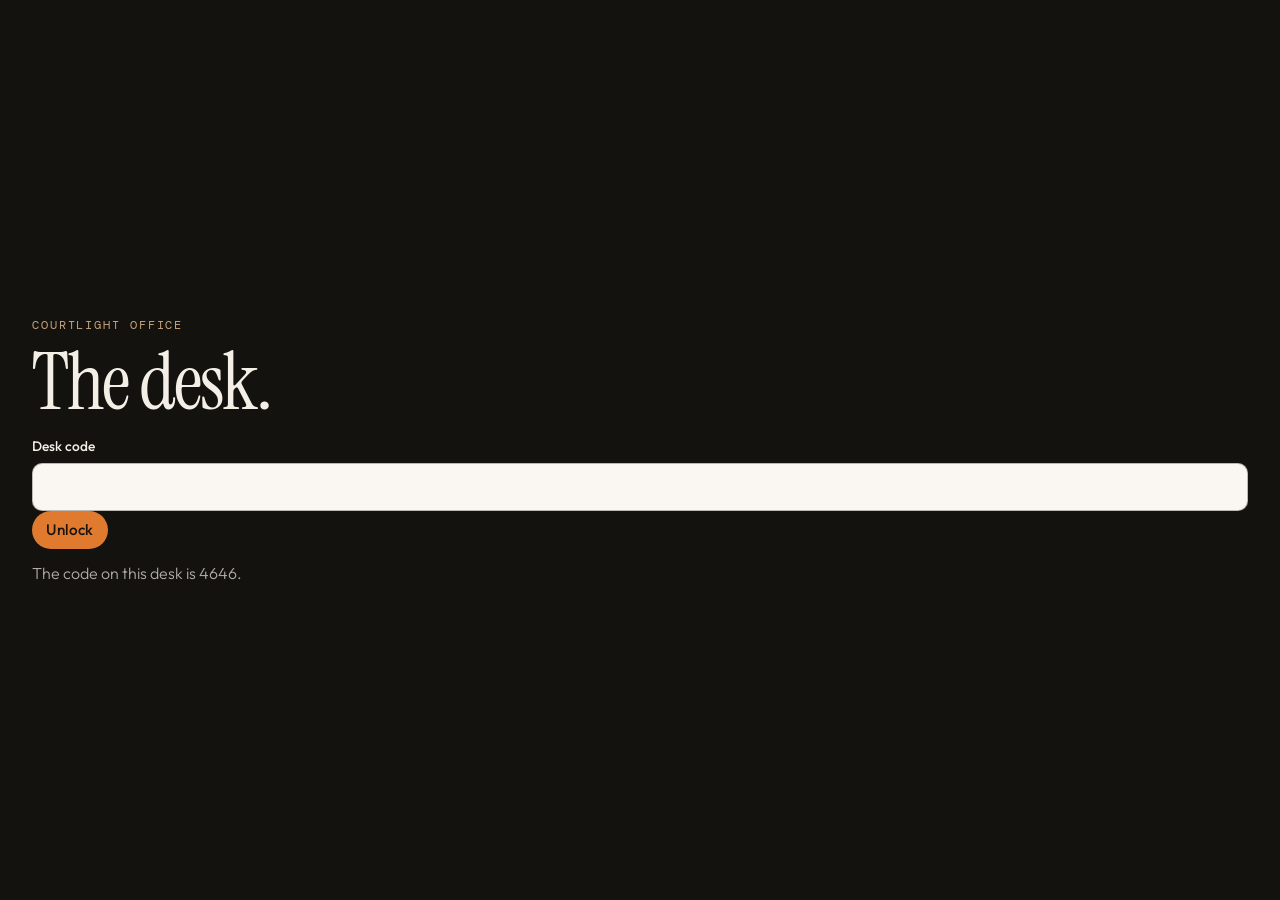
<file: office.html>
<!DOCTYPE html>
<html lang="en">
<head>
  <meta charset="UTF-8">
  <meta name="viewport" content="width=device-width, initial-scale=1">
  <title>Office — Courtlight</title>
  <meta name="robots" content="noindex, nofollow">
  <meta name="theme-color" content="#14120f">
  <link rel="icon" href="favicon.svg" type="image/svg+xml">
  <link rel="preconnect" href="https://fonts.googleapis.com">
  <link rel="preconnect" href="https://fonts.gstatic.com" crossorigin>
  <link href="https://fonts.googleapis.com/css2?family=DM+Mono:wght@400;500&family=Instrument+Serif:ital@0;1&family=Outfit:wght@300;400;500;600&display=swap" rel="stylesheet">
  <link rel="stylesheet" href="css/site.css?v=12">
  <link rel="stylesheet" href="css/shell.css?v=17">
  <link rel="stylesheet" href="css/office.css?v=3">
  <script>document.documentElement.classList.add("js");</script>
</head>
<body class="office">
  <div class="lock" id="lock">
    <p class="eyebrow">Courtlight office</p>
    <h1>The desk.</h1>
    <form id="lock-form">
      <label>Desk code
        <input id="code" type="password" autocomplete="current-password" required>
      </label>
      <button class="btn" type="submit">Unlock</button>
      <p class="fine" id="lock-note" style="color:rgba(243,238,230,.7)">The code on this desk is 4646.</p>
    </form>
  </div>
  <div class="desk" id="desk" hidden>
    <aside class="rail">
      <a class="logo" href="index.html" aria-label="Back to the site">
        <svg viewBox="0 0 32 32" aria-hidden="true"><circle cx="16" cy="16" r="10" fill="none" stroke="currentColor" stroke-width="1.5"/><path d="M6 16h20M16 6c3.1 3.2 3.1 16.8 0 20M16 6c-3.1 3.2-3.1 16.8 0 20" fill="none" stroke="#e07a2f" stroke-width="1.35" stroke-linecap="round"/></svg>
        <span>Courtlight</span>
      </a>
      <nav aria-label="Office">
        <p class="rail-label">Desk</p>
        <button type="button" data-view="home" class="is-on">Desk</button>
        <button type="button" data-view="requests">Requests <em id="new-count"></em></button>
        <p class="rail-label">Editor</p>
        <button type="button" data-view="pages">Pages</button>
        <button type="button" data-view="board">Timetable</button>
        <button type="button" data-view="fees">Pricing</button>
        <button type="button" data-view="payments">Payments</button>
        <p class="rail-label">Marketing</p>
        <button type="button" data-view="leads">Leads</button>
        <button type="button" data-view="marketing">Marketing</button>
        <p class="rail-label">Content</p>
        <button type="button" data-view="seo">SEO</button>
      </nav>
      <button class="lock-out" type="button" id="lock-out">Lock the desk</button>
    </aside>
    <main class="desk-main">
      <header class="desk-top">
        <div>
          <p class="desk-kicker" id="view-kicker">Desk</p>
          <h1 id="view-title">Desk.</h1>
        </div>
        <time id="desk-clock"></time>
      </header>
      <section id="view-home"></section>
      <section id="view-requests" hidden></section>
      <section id="view-board" hidden></section>
      <section id="view-fees" hidden></section>
      <section id="view-pages" hidden></section>
      <section id="view-payments" hidden></section>
      <section id="view-leads" hidden></section>
      <section id="view-marketing" hidden></section>
      <section id="view-seo" hidden></section>
    </main>
  </div>
  <script src="js/site.js?v=18"></script>
  <script src="js/office.js?v=15"></script>
</body>
</html>
</file>
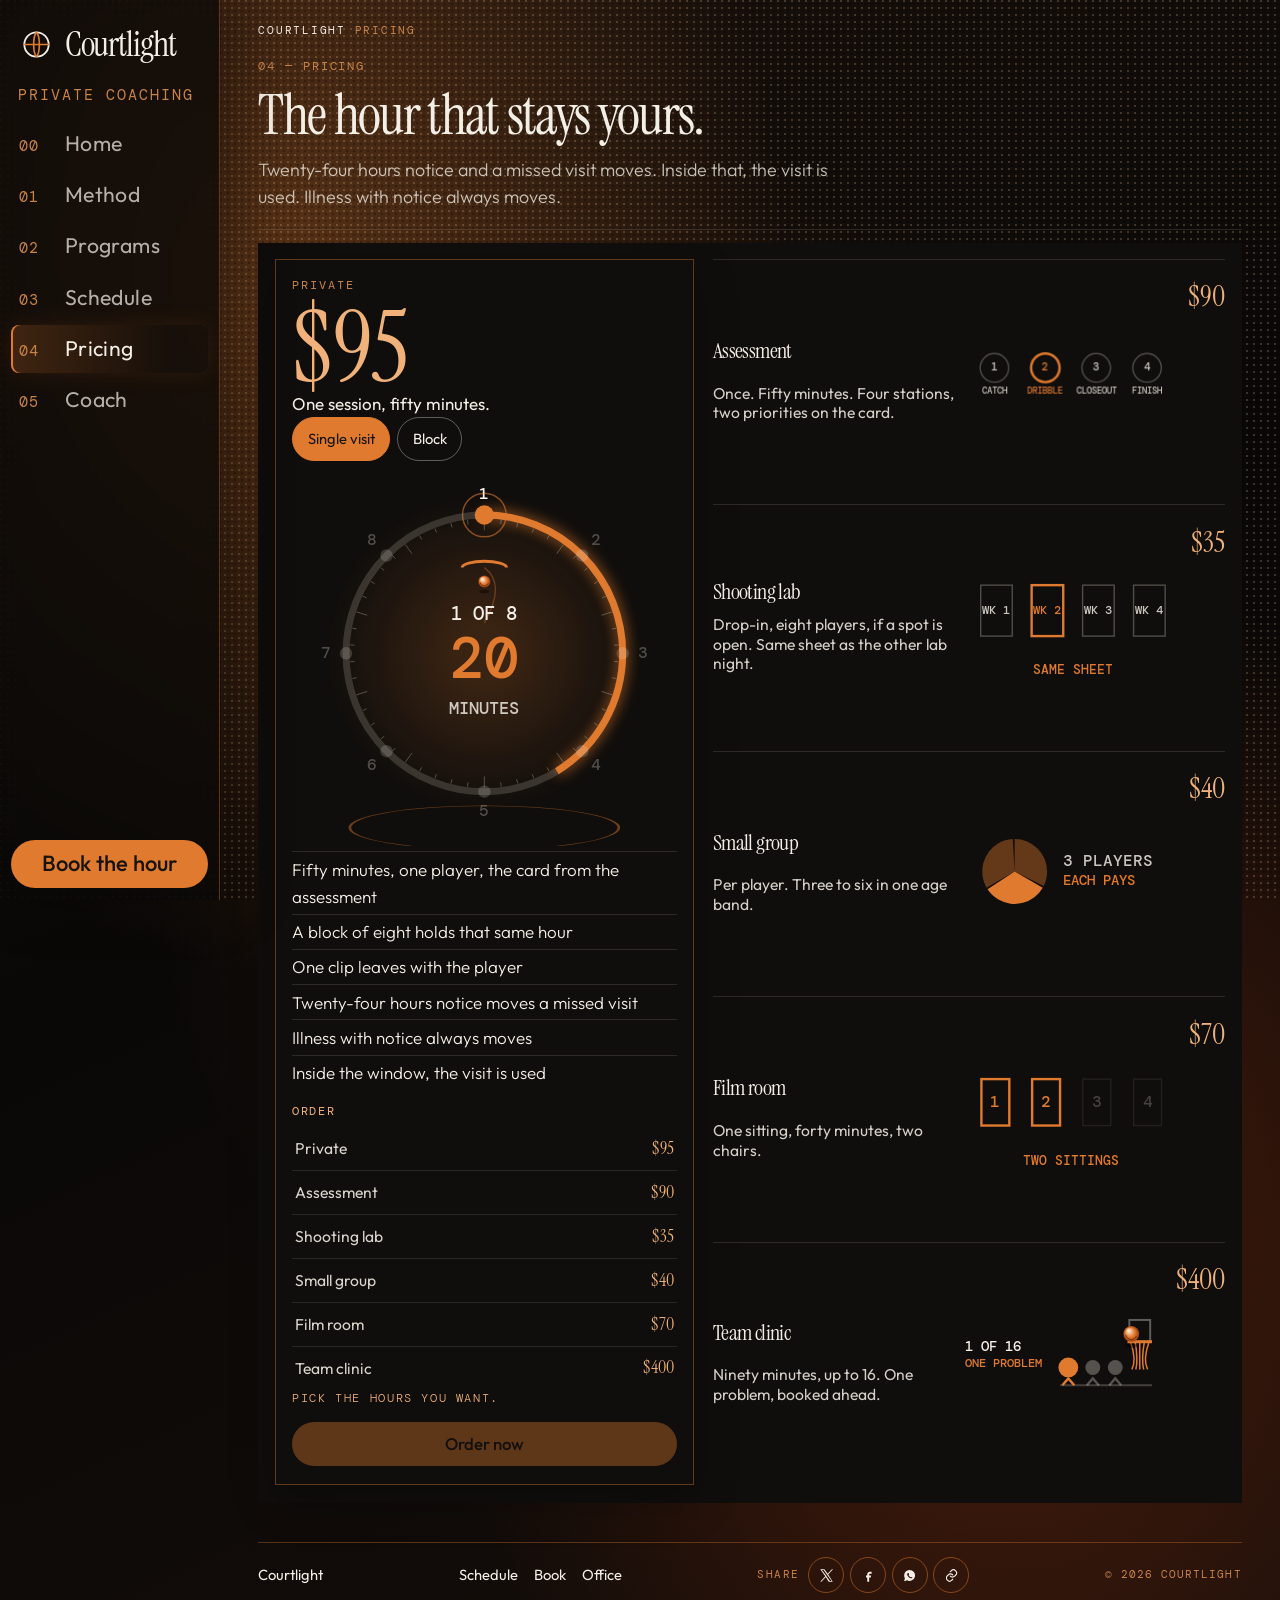
<file: pricing.html>
<!DOCTYPE html>
<html lang="en">
<head>
  <meta charset="UTF-8">
  <meta name="viewport" content="width=device-width, initial-scale=1">
  <title>Pricing — Courtlight</title>
  <meta name="description" content="The first visit is fifty minutes and costs $90. Private, lab, group, film, and clinic prices are on the sheet. Twenty-four hours notice moves a missed visit.">
  <link rel="canonical" href="https://courtlight.vercel.app/pricing.html">
  <meta property="og:type" content="website">
  <meta property="og:site_name" content="Courtlight">
  <meta property="og:title" content="Pricing — Courtlight">
  <meta property="og:description" content="The first visit is fifty minutes and costs $90. The rest of the sheet is on this page.">
  <meta property="og:url" content="https://courtlight.vercel.app/pricing.html">
  <meta property="og:image" content="https://courtlight.vercel.app/assets/coach-true-close.jpg">
  <meta name="twitter:card" content="summary_large_image">
  <meta name="twitter:title" content="Pricing — Courtlight">
  <meta name="twitter:description" content="The first visit is fifty minutes and costs $90.">
  <meta name="twitter:image" content="https://courtlight.vercel.app/assets/coach-true-close.jpg">
  <meta name="theme-color" content="#090807">
  <link rel="icon" href="favicon.svg" type="image/svg+xml">
  <link rel="preconnect" href="https://fonts.googleapis.com">
  <link rel="preconnect" href="https://fonts.gstatic.com" crossorigin>
  <link href="https://fonts.googleapis.com/css2?family=DM+Mono:wght@400;500&family=Instrument+Serif:ital@0;1&family=Outfit:wght@300;400;500;600&display=swap" rel="stylesheet">
  <link rel="stylesheet" href="css/site.css?v=12">
  <meta http-equiv="Cache-Control" content="no-cache, no-store, must-revalidate">
  <link rel="stylesheet" href="css/shell.css?v=61">
  <script>document.documentElement.classList.add("js");</script>
</head>
<body class="app" data-page="pricing">
  <a class="skip" href="#main">Skip to content</a>
  <button class="nav-toggle dock-toggle" type="button" aria-expanded="false" aria-controls="nav-menu"><span class="sr-only">Menu</span><i></i><i></i></button>
  <aside class="dock">
    <a class="logo" href="index.html" aria-label="Courtlight, home">
      <svg viewBox="0 0 32 32" aria-hidden="true"><circle cx="16" cy="16" r="10" fill="none" stroke="currentColor" stroke-width="1.5"/><path d="M6 16h20M16 6c3.1 3.2 3.1 16.8 0 20M16 6c-3.1 3.2-3.1 16.8 0 20" fill="none" stroke="#e07a2f" stroke-width="1.35" stroke-linecap="round"/></svg>
      <span>Courtlight</span>
    </a>
    <p class="dock-note">Private coaching</p>
    <nav class="nav-links" id="nav-menu" aria-label="Primary">
      <a href="index.html"><span>00</span>Home</a>
      <a href="method.html"><span>01</span>Method</a>
      <a href="programs.html"><span>02</span>Programs</a>
      <a href="schedule.html"><span>03</span>Schedule</a>
      <a href="pricing.html" aria-current="page"><span>04</span>Pricing</a>
      <a href="coach.html"><span>05</span>Coach</a>
    </nav>
    <a class="btn dock-book" href="book.html">Book the hour</a>
  </aside>
  <div class="stage stage-fill">
    <p class="here"><a href="index.html">Courtlight</a><span>Pricing</span></p>
    <main id="main">
      <header class="page-title">
        <div>
          <p class="eyebrow">04 — Pricing</p>
          <h1>The hour that stays yours.</h1>
          <p class="lede">Twenty-four hours notice and a missed visit moves. Inside that, the visit is used. Illness with notice always moves.</p>
        </div>
      </header>
      <div class="price-layout">
        <section class="price-card">
          <p class="eyebrow">Private</p>
          <p class="poster-price" id="poster-price" data-single="private" data-block="privateBlock" data-single-note="One session, fifty minutes." data-block-note="Eight sessions. The hour is held.">$95</p>
          <p id="poster-note">One session, fifty minutes.</p>
          <div class="price-switch chips is-radio" role="group" aria-label="Price view">
            <button type="button" class="chip is-active" aria-pressed="true" data-mode="single">Single visit</button>
            <button type="button" class="chip" aria-pressed="false" data-mode="block">Block</button>
          </div>
          <canvas class="film" data-film="blocks" aria-label="Fifty minutes, eight times. The same hour."></canvas>
          <ul class="rate-notes">
            <li>Fifty minutes, one player, the card from the assessment</li>
            <li>A block of eight holds that same hour</li>
            <li>One clip leaves with the player</li>
            <li>Twenty-four hours notice moves a missed visit</li>
            <li>Illness with notice always moves</li>
            <li>Inside the window, the visit is used</li>
          </ul>
          <div class="order-cart" id="order-cart">
            <p>Order</p>
            <ul>
              <li><button type="button" data-order="private" data-order-block="privateBlock" data-program="Private session" aria-pressed="false"><span>Private</span><b>$95</b></button></li>
              <li><button type="button" data-order="assessment" data-order-block="assessment" data-program="Assessment" aria-pressed="false"><span>Assessment</span><b>$90</b></button></li>
              <li><button type="button" data-order="lab" data-order-block="labMonth" data-program="Shooting lab" aria-pressed="false"><span>Shooting lab</span><b>$35</b></button></li>
              <li><button type="button" data-order="group" data-order-block="groupBlock" data-program="Small group" aria-pressed="false"><span>Small group</span><b>$40</b></button></li>
              <li><button type="button" data-order="film" data-order-block="filmBlock" data-program="Film room" aria-pressed="false"><span>Film room</span><b>$70</b></button></li>
              <li><button type="button" data-order="clinic" data-order-block="clinic" data-program="Team clinic" aria-pressed="false"><span>Team clinic</span><b>$400</b></button></li>
            </ul>
            <p class="order-sum" id="order-sum">Pick the hours you want.</p>
            <button class="order-now" id="order-now" type="button" disabled>Order now</button>
          </div>
        </section>
        <div class="fees">
          <article class="fee-row"><div><h2>Assessment</h2><p data-fee-note data-single="Once. Fifty minutes. Four stations, two priorities on the card." data-block="Once. Fifty minutes. Four stations, two priorities on the card.">Once. Fifty minutes. Four stations, two priorities on the card.</p><canvas class="film" data-film="once" aria-hidden="true"></canvas></div><strong data-fee="assessment" data-fee-block="assessment">$90</strong></article>
          <article class="fee-row"><div><h2>Shooting lab</h2><p data-fee-note data-single="Drop-in, eight players, if a spot is open. Same sheet as the other lab night." data-block="Four sessions in a month. The sheet does not reset.">Drop-in, eight players, if a spot is open. Same sheet as the other lab night.</p><canvas class="film" data-film="month" aria-hidden="true"></canvas></div><strong data-fee="lab" data-fee-block="labMonth">$35</strong></article>
          <article class="fee-row"><div><h2>Small group</h2><p data-fee-note data-single="Per player. Three to six in one age band." data-block="Eight sessions, per player. The band stays the same.">Per player. Three to six in one age band.</p><canvas class="film" data-film="split" aria-hidden="true"></canvas></div><strong data-fee="group" data-fee-block="groupBlock">$40</strong></article>
          <article class="fee-row"><div><h2>Film room</h2><p data-fee-note data-single="One sitting, forty minutes, two chairs." data-block="Four sittings. Two keeps and one retire each time.">One sitting, forty minutes, two chairs.</p><canvas class="film" data-film="sittings" aria-hidden="true"></canvas></div><strong data-fee="film" data-fee-block="filmBlock">$70</strong></article>
          <article class="fee-row"><div><h2>Team clinic</h2><p data-fee-note data-single="Ninety minutes, up to 16. One problem, booked ahead." data-block="Quoted from the desk after the problem is named.">Ninety minutes, up to 16. One problem, booked ahead.</p><canvas class="film" data-film="quote" aria-hidden="true"></canvas></div><strong data-fee="clinic" data-fee-block="clinic">$400</strong></article>
        </div>
      </div>
    </main>
    <footer class="foot">
      <a href="index.html">Courtlight</a>
      <nav aria-label="Footer"><a href="schedule.html">Schedule</a><a href="book.html">Book</a><a href="office.html">Office</a></nav>
      <div class="share">
        <span>Share</span>
        <a data-share="x" href="https://twitter.com/intent/tweet" target="_blank" rel="noopener noreferrer" aria-label="Share on X"><svg viewBox="0 0 24 24" aria-hidden="true"><path fill="currentColor" d="M14.7 10.3 22.4 2h-1.8l-6.7 7.2L8.6 2H2l8.1 11.2L2 22h1.8l7.1-7.6L15.4 22H22l-7.3-11.7Zm-2.5 2.7-.8-1.1L4.6 3.3h2.8l5.2 7 .8 1.1 6.8 9.3h-2.8l-5.2-7Z"/></svg></a>
        <a data-share="facebook" href="https://www.facebook.com/sharer/sharer.php" target="_blank" rel="noopener noreferrer" aria-label="Share on Facebook"><svg viewBox="0 0 24 24" aria-hidden="true"><path fill="currentColor" d="M14 9h3V6h-3c-2.2 0-4 1.8-4 4v2H8v3h2v7h3v-7h2.6l.4-3H13v-2c0-.6.4-1 1-1Z"/></svg></a>
        <a data-share="whatsapp" href="https://wa.me/" target="_blank" rel="noopener noreferrer" aria-label="Share on WhatsApp"><svg viewBox="0 0 24 24" aria-hidden="true"><path fill="currentColor" d="M12.1 3.2a8.7 8.7 0 0 0-7.5 13L3.4 21l4.9-1.3a8.7 8.7 0 1 0 3.8-16.5Zm5 12.2c-.2.6-1.2 1.1-1.6 1.1-.4.1-1 .1-1.5-.1-.3-.1-.8-.3-1.3-.5-2.1-.9-3.4-3-3.5-3.1-.1-.2-1-1.3-1-2.5s.6-1.7.8-2c.2-.2.5-.3.7-.3h.5c.1 0 .3 0 .5.4.2.5.6 1.9.7 2 .1.2 0 .3-.1.5l-.4.4c-.1.1-.2.3-.1.5.2.4.7 1.2 1.5 1.9.8.8 1.6 1 1.9.9.2-.1.4-.3.6-.2l1.3.6c.2.1.4.1.4.3.1.3 0 .8-.1 1.1Z"/></svg></a>
        <button type="button" data-share="copy" aria-label="Copy link"><svg viewBox="0 0 24 24" aria-hidden="true"><path fill="none" stroke="currentColor" stroke-width="1.8" stroke-linecap="round" d="M10 13a5 5 0 0 0 7.1.1l1.5-1.5a5 5 0 0 0-7.1-7.1L10 6M14 11a5 5 0 0 0-7.1-.1L5.4 12.4a5 5 0 0 0 7.1 7.1L14 18"/></svg></button>
      </div>
      <p>© <span data-year>2026</span> Courtlight</p>
    </footer>
  </div>
  <script src="js/site.js?v=19"></script>
  <script src="js/film.js?v=21"></script>
</body>
</html>
</file>
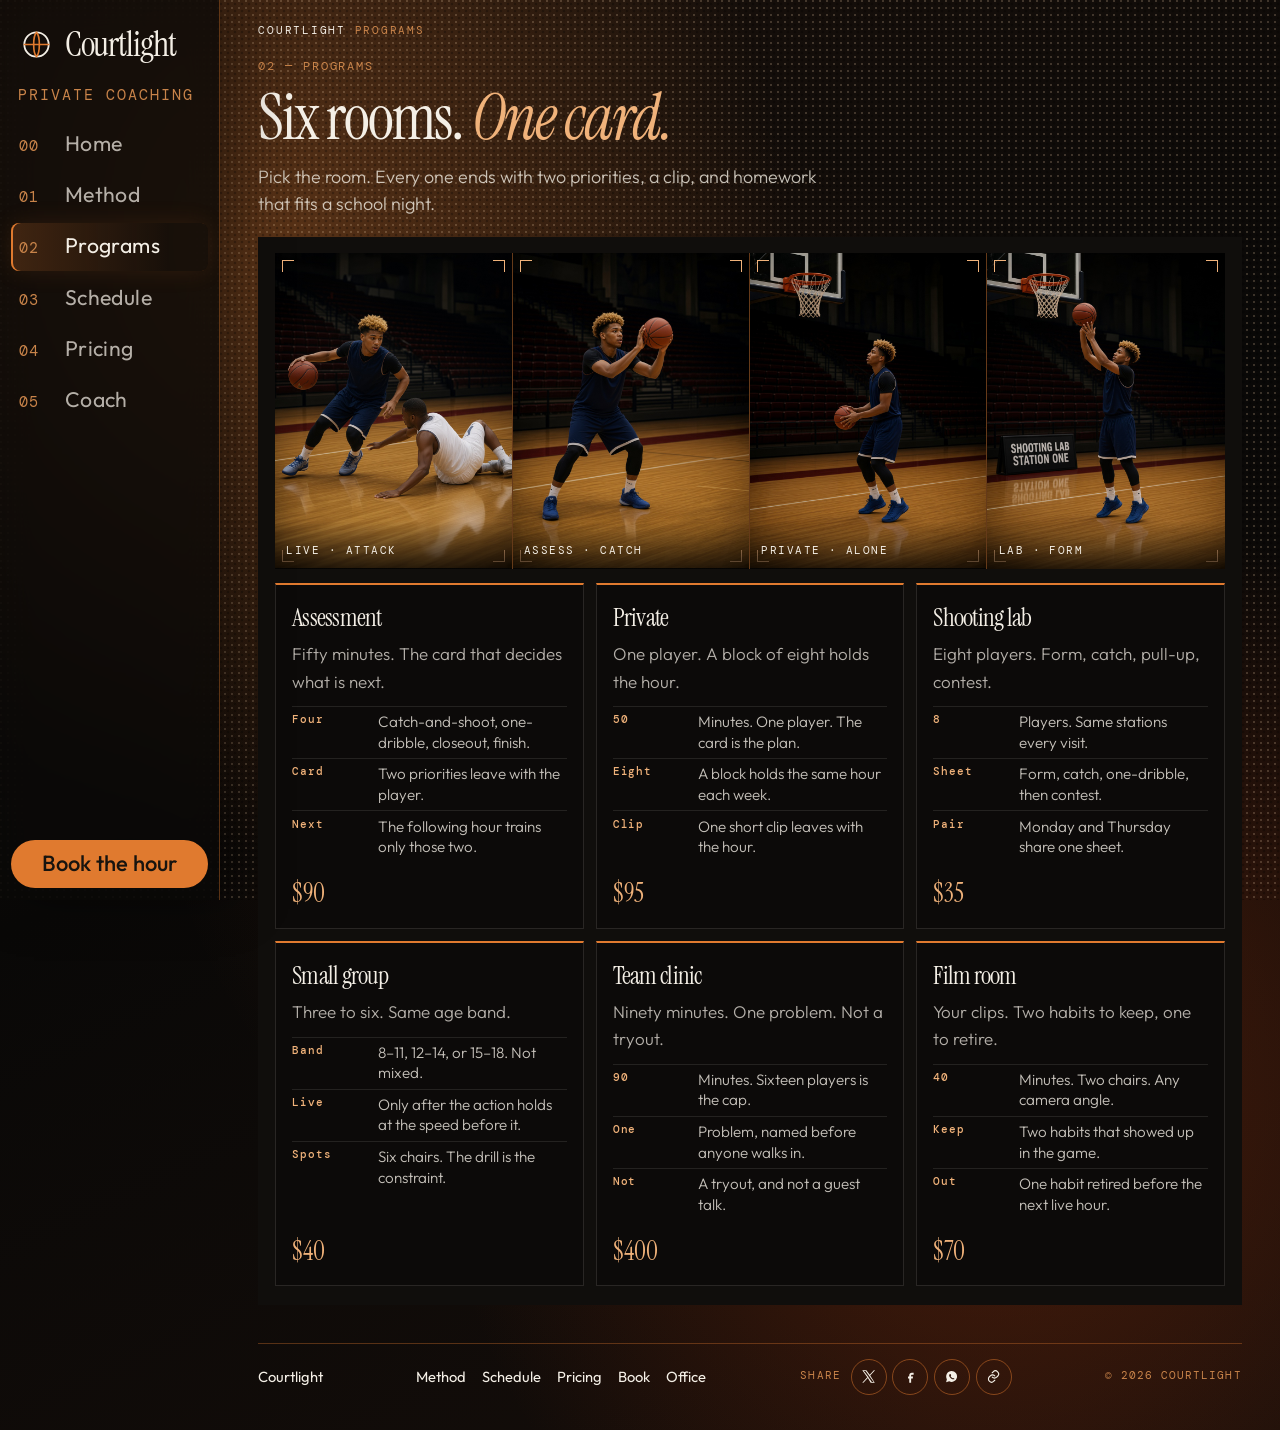
<file: programs.html>
<!DOCTYPE html>
<html lang="en">
<head>
  <meta charset="UTF-8">
  <meta name="viewport" content="width=device-width, initial-scale=1">
  <title>Programs — Courtlight</title>
  <meta name="description" content="Six rooms, one card. Private, shooting lab, small group, and film. Every room ends with two priorities and homework that fits a school night.">
  <link rel="canonical" href="https://courtlight.vercel.app/programs.html">
  <meta property="og:type" content="website">
  <meta property="og:site_name" content="Courtlight">
  <meta property="og:title" content="Programs — Courtlight">
  <meta property="og:description" content="Private, shooting lab, small group, and film. Every room ends with two priorities.">
  <meta property="og:url" content="https://courtlight.vercel.app/programs.html">
  <meta property="og:image" content="https://courtlight.vercel.app/assets/live-1-close.jpg">
  <meta name="twitter:card" content="summary_large_image">
  <meta name="twitter:title" content="Programs — Courtlight">
  <meta name="twitter:description" content="Private, shooting lab, small group, and film. Every room ends with two priorities.">
  <meta name="twitter:image" content="https://courtlight.vercel.app/assets/live-1-close.jpg">
  <meta name="theme-color" content="#090807">
  <link rel="icon" href="favicon.svg" type="image/svg+xml">
  <link rel="preconnect" href="https://fonts.googleapis.com">
  <link rel="preconnect" href="https://fonts.gstatic.com" crossorigin>
  <link href="https://fonts.googleapis.com/css2?family=DM+Mono:wght@400;500&family=Instrument+Serif:ital@0;1&family=Outfit:wght@300;400;500;600&display=swap" rel="stylesheet">
  <link rel="stylesheet" href="css/site.css?v=12">
  <meta http-equiv="Cache-Control" content="no-cache, no-store, must-revalidate">
  <link rel="stylesheet" href="css/shell.css?v=62">
  <script>document.documentElement.classList.add("js");</script>
</head>
<body class="app" data-page="programs">
  <a class="skip" href="#main">Skip to content</a>
  <button class="nav-toggle dock-toggle" type="button" aria-expanded="false" aria-controls="nav-menu"><span class="sr-only">Menu</span><i></i><i></i></button>
  <aside class="dock">
    <a class="logo" href="index.html" aria-label="Courtlight, home">
      <svg viewBox="0 0 32 32" aria-hidden="true"><circle cx="16" cy="16" r="10" fill="none" stroke="currentColor" stroke-width="1.5"/><path d="M6 16h20M16 6c3.1 3.2 3.1 16.8 0 20M16 6c-3.1 3.2-3.1 16.8 0 20" fill="none" stroke="#e07a2f" stroke-width="1.35" stroke-linecap="round"/></svg>
      <span>Courtlight</span>
    </a>
    <p class="dock-note">Private coaching</p>
    <nav class="nav-links" id="nav-menu" aria-label="Primary">
      <a href="index.html"><span>00</span>Home</a>
      <a href="method.html"><span>01</span>Method</a>
      <a href="programs.html" aria-current="page"><span>02</span>Programs</a>
      <a href="schedule.html"><span>03</span>Schedule</a>
      <a href="pricing.html"><span>04</span>Pricing</a>
      <a href="coach.html"><span>05</span>Coach</a>
    </nav>
    <a class="btn dock-book" href="book.html">Book the hour</a>
  </aside>
  <div class="stage stage-fill">
    <p class="here"><a href="index.html">Courtlight</a><span>Programs</span></p>
    <main id="main">
      <header class="page-title">
        <div>
          <p class="eyebrow">02 — Programs</p>
          <h1>Six rooms. <em>One card.</em></h1>
          <p class="lede">Pick the room. Every one ends with two priorities, a clip, and homework that fits a school night.</p>
        </div>
      </header>
      <div class="top-row">
        <figure class="still shot-reel live-reel" data-shot>
          <img class="is-on" src="assets/live-1-close.jpg" alt="The ballhandler faces a defender who is still on his feet." data-label="Close">
          <img src="assets/live-2-attack.jpg" alt="He attacks while the defender is still on his feet." data-label="Attack">
          <img src="assets/live-3-slip.jpg" alt="He slips past the defender." data-label="Slip">
          <img src="assets/live-4-step.jpg" alt="The step that gets him by." data-label="Step">
          <img src="assets/live-5-past.jpg" alt="The ballhandler is past him. The defender is on the floor." data-label="Past">
          <figcaption>Live · <span data-shot-label>Close</span></figcaption>
        </figure>
        <figure class="still shot-reel live-reel" data-shot>
          <img class="is-on" src="assets/room-1-catch.jpg" alt="The assessment starts at the catch." data-label="Catch">
          <img src="assets/room-2-dribble.jpg" alt="The dribble in the film room." data-label="Dribble">
          <img src="assets/room-3-close.jpg" alt="The closeout on film." data-label="Closeout">
          <img src="assets/room-4-finish.jpg" alt="The finish on film." data-label="Finish">
          <img src="assets/room-5-card.jpg" alt="The rep is done. The card is next." data-label="Card">
          <figcaption>Assess · <span data-shot-label>Catch</span></figcaption>
        </figure>
        <figure class="still shot-reel live-reel" data-shot>
          <img class="is-on" src="assets/private-1-alone.jpg?v=2" alt="One player, alone with the ball." data-label="Alone">
          <img src="assets/private-2-form.jpg" alt="The form, alone with the ball." data-label="Form">
          <img src="assets/private-3-rise.jpg" alt="He rises in the private session." data-label="Rise">
          <img src="assets/private-4-finish.jpg" alt="He finishes in the private session." data-label="Finish">
          <img src="assets/private-5-reset.jpg" alt="He walks back to the spot." data-label="Reset">
          <figcaption>Private · <span data-shot-label>Alone</span></figcaption>
        </figure>
        <figure class="still shot-reel live-reel" data-shot>
          <img class="is-on" src="assets/lab-1-form.jpg" alt="The lab starts with form." data-label="Form">
          <img src="assets/lab-2-catch.jpg" alt="The catch in the shooting lab." data-label="Catch">
          <img src="assets/lab-3-pull.jpg" alt="The pull-up in the shooting lab." data-label="Pull-up">
          <img src="assets/lab-4-contest.jpg" alt="The contest in the shooting lab." data-label="Contest">
          <img src="assets/lab-5-make.jpg" alt="The ball goes through the net." data-label="Make">
          <figcaption>Lab · <span data-shot-label>Form</span></figcaption>
        </figure>
      </div>
      <div class="rooms block">
        <a href="book.html?program=Assessment"><div><strong>Assessment</strong><em>Fifty minutes. The card that decides what is next.</em></div><ul class="spec"><li><b>Four</b> Catch-and-shoot, one-dribble, closeout, finish.</li><li><b>Card</b> Two priorities leave with the player.</li><li><b>Next</b> The following hour trains only those two.</li></ul><b>$90</b></a>
        <a href="book.html?program=Private%20session"><div><strong>Private</strong><em>One player. A block of eight holds the hour.</em></div><ul class="spec"><li><b>50</b> Minutes. One player. The card is the plan.</li><li><b>Eight</b> A block holds the same hour each week.</li><li><b>Clip</b> One short clip leaves with the hour.</li></ul><b>$95</b></a>
        <a href="book.html?program=Shooting%20lab"><div><strong>Shooting lab</strong><em>Eight players. Form, catch, pull-up, contest.</em></div><ul class="spec"><li><b>8</b> Players. Same stations every visit.</li><li><b>Sheet</b> Form, catch, one-dribble, then contest.</li><li><b>Pair</b> Monday and Thursday share one sheet.</li></ul><b>$35</b></a>
        <a href="book.html?program=Small%20group"><div><strong>Small group</strong><em>Three to six. Same age band.</em></div><ul class="spec"><li><b>Band</b> 8–11, 12–14, or 15–18. Not mixed.</li><li><b>Live</b> Only after the action holds at the speed before it.</li><li><b>Spots</b> Six chairs. The drill is the constraint.</li></ul><b>$40</b></a>
        <a href="book.html?program=Team%20clinic"><div><strong>Team clinic</strong><em>Ninety minutes. One problem. Not a tryout.</em></div><ul class="spec"><li><b>90</b> Minutes. Sixteen players is the cap.</li><li><b>One</b> Problem, named before anyone walks in.</li><li><b>Not</b> A tryout, and not a guest talk.</li></ul><b>$400</b></a>
        <a href="book.html?program=Film%20room"><div><strong>Film room</strong><em>Your clips. Two habits to keep, one to retire.</em></div><ul class="spec"><li><b>40</b> Minutes. Two chairs. Any camera angle.</li><li><b>Keep</b> Two habits that showed up in the game.</li><li><b>Out</b> One habit retired before the next live hour.</li></ul><b>$70</b></a>
      </div>
    </main>
    <footer class="foot">
      <a href="index.html">Courtlight</a>
      <nav aria-label="Footer"><a href="method.html">Method</a><a href="schedule.html">Schedule</a><a href="pricing.html">Pricing</a><a href="book.html">Book</a><a href="office.html">Office</a></nav>
      <div class="share">
        <span>Share</span>
        <a data-share="x" href="https://twitter.com/intent/tweet" target="_blank" rel="noopener noreferrer" aria-label="Share on X"><svg viewBox="0 0 24 24" aria-hidden="true"><path fill="currentColor" d="M14.7 10.3 22.4 2h-1.8l-6.7 7.2L8.6 2H2l8.1 11.2L2 22h1.8l7.1-7.6L15.4 22H22l-7.3-11.7Zm-2.5 2.7-.8-1.1L4.6 3.3h2.8l5.2 7 .8 1.1 6.8 9.3h-2.8l-5.2-7Z"/></svg></a>
        <a data-share="facebook" href="https://www.facebook.com/sharer/sharer.php" target="_blank" rel="noopener noreferrer" aria-label="Share on Facebook"><svg viewBox="0 0 24 24" aria-hidden="true"><path fill="currentColor" d="M14 9h3V6h-3c-2.2 0-4 1.8-4 4v2H8v3h2v7h3v-7h2.6l.4-3H13v-2c0-.6.4-1 1-1Z"/></svg></a>
        <a data-share="whatsapp" href="https://wa.me/" target="_blank" rel="noopener noreferrer" aria-label="Share on WhatsApp"><svg viewBox="0 0 24 24" aria-hidden="true"><path fill="currentColor" d="M12.1 3.2a8.7 8.7 0 0 0-7.5 13L3.4 21l4.9-1.3a8.7 8.7 0 1 0 3.8-16.5Zm5 12.2c-.2.6-1.2 1.1-1.6 1.1-.4.1-1 .1-1.5-.1-.3-.1-.8-.3-1.3-.5-2.1-.9-3.4-3-3.5-3.1-.1-.2-1-1.3-1-2.5s.6-1.7.8-2c.2-.2.5-.3.7-.3h.5c.1 0 .3 0 .5.4.2.5.6 1.9.7 2 .1.2 0 .3-.1.5l-.4.4c-.1.1-.2.3-.1.5.2.4.7 1.2 1.5 1.9.8.8 1.6 1 1.9.9.2-.1.4-.3.6-.2l1.3.6c.2.1.4.1.4.3.1.3 0 .8-.1 1.1Z"/></svg></a>
        <button type="button" data-share="copy" aria-label="Copy link"><svg viewBox="0 0 24 24" aria-hidden="true"><path fill="none" stroke="currentColor" stroke-width="1.8" stroke-linecap="round" d="M10 13a5 5 0 0 0 7.1.1l1.5-1.5a5 5 0 0 0-7.1-7.1L10 6M14 11a5 5 0 0 0-7.1-.1L5.4 12.4a5 5 0 0 0 7.1 7.1L14 18"/></svg></button>
      </div>
      <p>© <span data-year>2026</span> Courtlight</p>
    </footer>
  </div>
  <script src="js/site.js?v=18"></script>
</body>
</html>
</file>
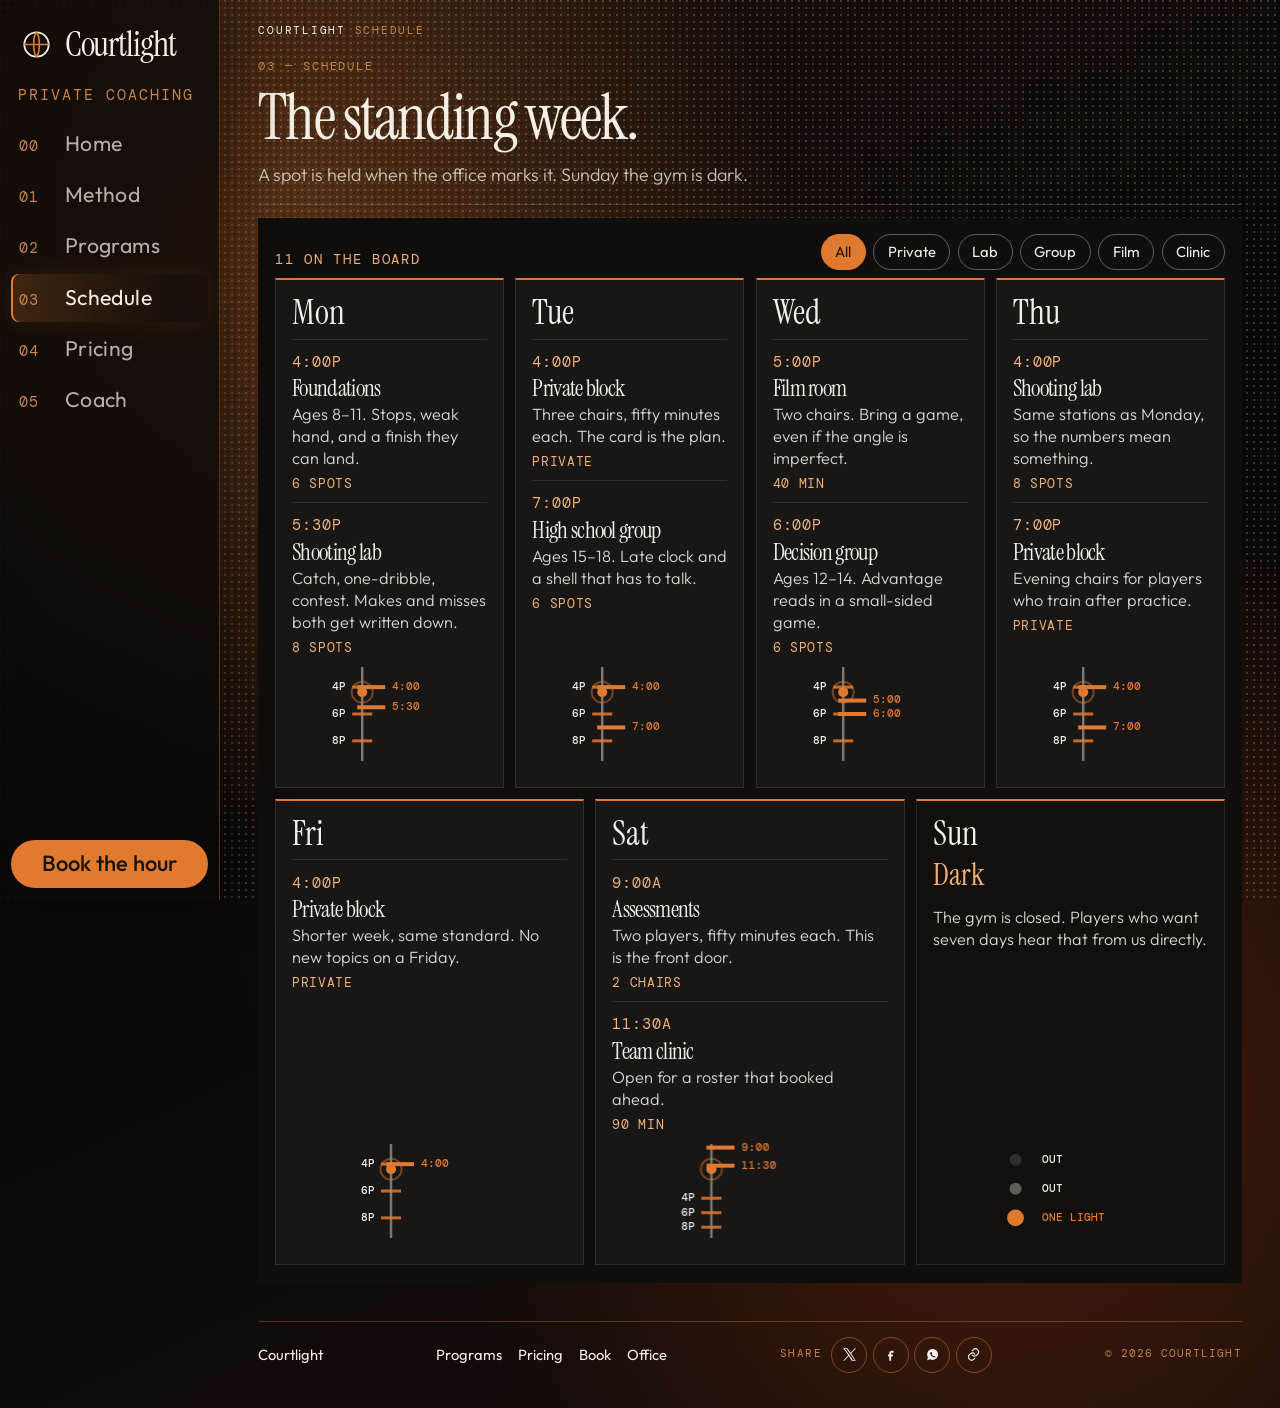
<file: schedule.html>
<!DOCTYPE html>
<html lang="en">
<head>
  <meta charset="UTF-8">
  <meta name="viewport" content="width=device-width, initial-scale=1">
  <title>The standing week — Courtlight</title>
  <meta name="description" content="The standing week. Foundations, shooting lab, private blocks, film room, and Saturday assessments. Open chairs are marked on the board.">
  <link rel="canonical" href="https://courtlight.vercel.app/schedule.html">
  <meta property="og:type" content="website">
  <meta property="og:site_name" content="Courtlight">
  <meta property="og:title" content="The standing week — Courtlight">
  <meta property="og:description" content="Foundations, shooting lab, private blocks, film room, and Saturday assessments.">
  <meta property="og:url" content="https://courtlight.vercel.app/schedule.html">
  <meta property="og:image" content="https://courtlight.vercel.app/assets/coach-true-close.jpg">
  <meta name="twitter:card" content="summary_large_image">
  <meta name="twitter:title" content="The standing week — Courtlight">
  <meta name="twitter:description" content="Foundations, shooting lab, private blocks, film room, and Saturday assessments.">
  <meta name="twitter:image" content="https://courtlight.vercel.app/assets/coach-true-close.jpg">
  <meta name="theme-color" content="#090807">
  <link rel="icon" href="favicon.svg" type="image/svg+xml">
  <link rel="preconnect" href="https://fonts.googleapis.com">
  <link rel="preconnect" href="https://fonts.gstatic.com" crossorigin>
  <link href="https://fonts.googleapis.com/css2?family=DM+Mono:wght@400;500&family=Instrument+Serif:ital@0;1&family=Outfit:wght@300;400;500;600&display=swap" rel="stylesheet">
  <link rel="stylesheet" href="css/site.css?v=12">
  <meta http-equiv="Cache-Control" content="no-cache, no-store, must-revalidate">
  <link rel="stylesheet" href="css/shell.css?v=62">
  <script>document.documentElement.classList.add("js");</script>
</head>
<body class="app" data-page="schedule">
  <a class="skip" href="#main">Skip to content</a>
  <button class="nav-toggle dock-toggle" type="button" aria-expanded="false" aria-controls="nav-menu"><span class="sr-only">Menu</span><i></i><i></i></button>
  <aside class="dock">
    <a class="logo" href="index.html" aria-label="Courtlight, home">
      <svg viewBox="0 0 32 32" aria-hidden="true"><circle cx="16" cy="16" r="10" fill="none" stroke="currentColor" stroke-width="1.5"/><path d="M6 16h20M16 6c3.1 3.2 3.1 16.8 0 20M16 6c-3.1 3.2-3.1 16.8 0 20" fill="none" stroke="#e07a2f" stroke-width="1.35" stroke-linecap="round"/></svg>
      <span>Courtlight</span>
    </a>
    <p class="dock-note">Private coaching</p>
    <nav class="nav-links" id="nav-menu" aria-label="Primary">
      <a href="index.html"><span>00</span>Home</a>
      <a href="method.html"><span>01</span>Method</a>
      <a href="programs.html"><span>02</span>Programs</a>
      <a href="schedule.html" aria-current="page"><span>03</span>Schedule</a>
      <a href="pricing.html"><span>04</span>Pricing</a>
      <a href="coach.html"><span>05</span>Coach</a>
    </nav>
    <a class="btn dock-book" href="book.html">Book the hour</a>
  </aside>
  <div class="stage stage-fill">
    <p class="here"><a href="index.html">Courtlight</a><span>Schedule</span></p>
    <main id="main">
      <header class="page-title">
        <div>
          <p class="eyebrow">03 — Schedule</p>
          <h1>The standing week.</h1>
          <p class="lede">A spot is held when the office marks it. Sunday the gym is dark.</p>
        </div>
      </header>
      <div class="board-head">
        <p class="board-count" id="board-count">Loading the board</p>
        <div class="board-filters chips is-radio" role="group" aria-label="Filter the week">
          <button type="button" class="chip is-active" aria-pressed="true" data-filter="all">All</button>
          <button type="button" class="chip" aria-pressed="false" data-filter="private">Private</button>
          <button type="button" class="chip" aria-pressed="false" data-filter="lab">Lab</button>
          <button type="button" class="chip" aria-pressed="false" data-filter="group">Group</button>
          <button type="button" class="chip" aria-pressed="false" data-filter="film">Film</button>
          <button type="button" class="chip" aria-pressed="false" data-filter="clinic">Clinic</button>
        </div>
      </div>
      <div class="week-board" id="public-board" aria-live="polite"></div>
    </main>
    <footer class="foot">
      <a href="index.html">Courtlight</a>
      <nav aria-label="Footer"><a href="programs.html">Programs</a><a href="pricing.html">Pricing</a><a href="book.html">Book</a><a href="office.html">Office</a></nav>
      <div class="share">
        <span>Share</span>
        <a data-share="x" href="https://twitter.com/intent/tweet" target="_blank" rel="noopener noreferrer" aria-label="Share on X"><svg viewBox="0 0 24 24" aria-hidden="true"><path fill="currentColor" d="M14.7 10.3 22.4 2h-1.8l-6.7 7.2L8.6 2H2l8.1 11.2L2 22h1.8l7.1-7.6L15.4 22H22l-7.3-11.7Zm-2.5 2.7-.8-1.1L4.6 3.3h2.8l5.2 7 .8 1.1 6.8 9.3h-2.8l-5.2-7Z"/></svg></a>
        <a data-share="facebook" href="https://www.facebook.com/sharer/sharer.php" target="_blank" rel="noopener noreferrer" aria-label="Share on Facebook"><svg viewBox="0 0 24 24" aria-hidden="true"><path fill="currentColor" d="M14 9h3V6h-3c-2.2 0-4 1.8-4 4v2H8v3h2v7h3v-7h2.6l.4-3H13v-2c0-.6.4-1 1-1Z"/></svg></a>
        <a data-share="whatsapp" href="https://wa.me/" target="_blank" rel="noopener noreferrer" aria-label="Share on WhatsApp"><svg viewBox="0 0 24 24" aria-hidden="true"><path fill="currentColor" d="M12.1 3.2a8.7 8.7 0 0 0-7.5 13L3.4 21l4.9-1.3a8.7 8.7 0 1 0 3.8-16.5Zm5 12.2c-.2.6-1.2 1.1-1.6 1.1-.4.1-1 .1-1.5-.1-.3-.1-.8-.3-1.3-.5-2.1-.9-3.4-3-3.5-3.1-.1-.2-1-1.3-1-2.5s.6-1.7.8-2c.2-.2.5-.3.7-.3h.5c.1 0 .3 0 .5.4.2.5.6 1.9.7 2 .1.2 0 .3-.1.5l-.4.4c-.1.1-.2.3-.1.5.2.4.7 1.2 1.5 1.9.8.8 1.6 1 1.9.9.2-.1.4-.3.6-.2l1.3.6c.2.1.4.1.4.3.1.3 0 .8-.1 1.1Z"/></svg></a>
        <button type="button" data-share="copy" aria-label="Copy link"><svg viewBox="0 0 24 24" aria-hidden="true"><path fill="none" stroke="currentColor" stroke-width="1.8" stroke-linecap="round" d="M10 13a5 5 0 0 0 7.1.1l1.5-1.5a5 5 0 0 0-7.1-7.1L10 6M14 11a5 5 0 0 0-7.1-.1L5.4 12.4a5 5 0 0 0 7.1 7.1L14 18"/></svg></button>
      </div>
      <p>© <span data-year>2026</span> Courtlight</p>
    </footer>
  </div>
  <script src="js/site.js?v=18"></script>
  <script src="js/film.js?v=20"></script>
</body>
</html>
</file>
<file: css/site.css>
:root {
  --ink: #17140f;
  --ink-2: #2a241c;
  --cream: #f3eee6;
  --cream-2: #e7dfd2;
  --paper: #faf7f2;
  --maple: #c6a37a;
  --amber: #e07a2f;
  --amber-2: #f0b27a;
  --line: rgba(23, 20, 15, 0.14);
  --line-strong: rgba(23, 20, 15, 0.28);
  --cream-line: rgba(243, 238, 230, 0.22);
  --serif: "Instrument Serif", "Iowan Old Style", "Palatino Linotype", serif;
  --sans: "Outfit", "Avenir Next", "Segoe UI", sans-serif;
  --mono: "DM Mono", ui-monospace, "Cascadia Mono", monospace;
  --hero: #12100e;
  --danger: #8d2f12;
  --wrap: 1180px;
  --nav: 76px;
}

*,
*::before,
*::after { box-sizing: border-box; }

html { scroll-behavior: smooth; }

body {
  margin: 0;
  font-family: var(--sans);
  font-size: 1.0625rem;
  line-height: 1.6;
  color: var(--ink);
  background: var(--cream);
  color-scheme: light;
  overflow-x: clip;
}

body.nav-open { overflow: hidden; }

img { max-width: 100%; display: block; }

button, input, select, textarea { font: inherit; color: inherit; }

button { cursor: pointer; }

a { color: inherit; }

:focus-visible {
  outline: 2px solid var(--amber);
  outline-offset: 3px;
}

::selection { background: #efd3b4; color: var(--ink); }

.sr-only {
  position: absolute;
  width: 1px;
  height: 1px;
  padding: 0;
  margin: -1px;
  overflow: hidden;
  clip: rect(0, 0, 0, 0);
  white-space: nowrap;
  border: 0;
}

.skip {
  position: absolute;
  left: 1rem;
  top: -4rem;
  z-index: 80;
  background: var(--amber);
  color: var(--ink);
  padding: 0.7rem 1rem;
  border-radius: 8px;
  text-decoration: none;
}

.skip:focus { top: 0.7rem; }

.wrap {
  width: min(var(--wrap), calc(100% - 2.4rem));
  margin-inline: auto;
}

h1, h2, h3, blockquote { font-family: var(--serif); font-weight: 400; letter-spacing: -0.03em; }

h1 {
  margin: 0.35rem 0 0.8rem;
  font-size: clamp(2.7rem, 5.5vw, 5.5rem);
  line-height: 0.92;
}

h1 em { font-style: italic; color: var(--amber-2); }

h2 {
  margin: 0.2rem 0 0.8rem;
  font-size: clamp(2.35rem, 4.4vw, 4.35rem);
  line-height: 0.96;
}

h3 { margin: 0; font-size: clamp(1.7rem, 2vw, 2.15rem); line-height: 1.05; }

p { margin: 0; }

.eyebrow {
  margin: 0 0 0.7rem;
  font-family: var(--mono);
  font-size: 0.74rem;
  letter-spacing: 0.16em;
  text-transform: uppercase;
  color: var(--maple);
}

.eyebrow-ink { color: #6a5344; }

.section,
.principles,
.fit,
.coach,
.book {
  scroll-margin-top: 84px;
}

.section {
  padding: clamp(4.2rem, 8vw, 7.2rem) 0;
}

.section.tight { padding-top: clamp(1rem, 3vw, 2rem); }

.section-lead {
  max-width: 38rem;
  font-size: 1.08rem;
  font-weight: 300;
  color: var(--ink-2);
}

.btn {
  display: inline-flex;
  align-items: center;
  justify-content: center;
  min-height: 48px;
  padding: 0 1.15rem;
  border: 0;
  border-radius: 999px;
  background: var(--amber);
  color: var(--ink);
  text-decoration: none;
  font-size: 0.98rem;
  font-weight: 500;
  letter-spacing: 0.01em;
  transition: background 0.2s ease, transform 0.2s cubic-bezier(0.16, 1, 0.3, 1);
}

.btn:hover { background: #f0a15a; }

.btn:active { transform: translateY(1px) scale(0.99); }

.btn-ink { background: var(--ink); color: var(--cream); }

.btn-ink:hover { background: #322b22; }

.btn-ghost {
  background: transparent;
  color: var(--cream);
  box-shadow: inset 0 0 0 1px rgba(243, 238, 230, 0.38);
}

.btn-ghost:hover { background: rgba(243, 238, 230, 0.08); }

.btn-line {
  background: transparent;
  color: var(--ink);
  box-shadow: inset 0 0 0 1px var(--line-strong);
}

.btn-line:hover { background: rgba(23, 20, 15, 0.04); }

.nav {
  position: fixed;
  inset: 0 0 auto 0;
  z-index: 50;
  display: flex;
  align-items: center;
  justify-content: space-between;
  gap: 1rem;
  min-height: var(--nav);
  padding: 0.75rem max(1.2rem, calc((100% - var(--wrap)) / 2));
  color: var(--cream);
  background: linear-gradient(to bottom, rgba(18, 16, 14, 0.72), rgba(18, 16, 14, 0));
  transition: background 0.25s ease, color 0.25s ease, box-shadow 0.25s ease;
}

.nav.is-solid {
  color: var(--ink);
  background: rgba(243, 238, 230, 0.94);
  box-shadow: 0 1px 0 var(--line);
  backdrop-filter: blur(16px);
}

.logo {
  display: inline-flex;
  align-items: center;
  gap: 0.55rem;
  text-decoration: none;
  font-family: var(--serif);
  font-size: 1.55rem;
  letter-spacing: -0.03em;
  z-index: 2;
}

.logo svg { width: 28px; height: 28px; }

.nav-links {
  display: flex;
  align-items: center;
  gap: 1.35rem;
}

.nav-links a:not(.btn) {
  text-decoration: none;
  font-size: 0.95rem;
  letter-spacing: 0.02em;
}

.nav-links a:not(.btn):hover { color: var(--amber-2); }

.nav.is-solid .nav-links a:not(.btn):hover { color: var(--amber); }

.btn-nav { min-height: 42px; padding-inline: 1rem; }

.nav-book { display: none; }

.nav-toggle {
  display: none;
  width: 48px;
  height: 48px;
  border: 0;
  background: transparent;
  position: relative;
  z-index: 2;
}

.nav-toggle i {
  position: absolute;
  left: 12px;
  right: 12px;
  height: 1.5px;
  background: currentColor;
  transition: transform 0.25s ease, top 0.25s ease;
}

.nav-toggle i:first-of-type { top: 19px; }
.nav-toggle i:last-of-type { top: 27px; }

.nav-toggle[aria-expanded="true"] i:first-of-type { top: 23px; transform: rotate(40deg); }
.nav-toggle[aria-expanded="true"] i:last-of-type { top: 23px; transform: rotate(-40deg); }

.hero {
  position: relative;
  min-height: 100dvh;
  padding: calc(var(--nav) + 0.6rem) max(1.2rem, calc((100% - var(--wrap)) / 2)) 1.25rem;
  background:
    radial-gradient(ellipse at 80% 20%, rgba(224, 122, 47, 0.16), transparent 42%),
    var(--hero);
  color: var(--cream);
  overflow: hidden;
}

.hero-floor {
  position: absolute;
  left: 0;
  right: 0;
  bottom: 0;
  height: 30%;
  pointer-events: none;
  background:
    linear-gradient(to top, rgba(18, 16, 14, 0.15), transparent 72%),
    repeating-linear-gradient(
      90deg,
      rgba(150, 98, 54, 0.28) 0 3px,
      rgba(196, 146, 92, 0.2) 3px 42px,
      rgba(120, 78, 42, 0.26) 42px 44px
    );
  mask-image: linear-gradient(to top, #000 10%, transparent 92%);
}

.hero-layout {
  position: relative;
  display: flex;
  flex-direction: column;
  gap: 0.6rem;
  min-height: calc(100dvh - var(--nav) - 2rem);
}

.hero-copy { max-width: 40rem; padding-top: 0.4rem; }

.lede {
  max-width: 36rem;
  font-size: 1.12rem;
  font-weight: 300;
  line-height: 1.55;
  color: rgba(243, 238, 230, 0.8);
}

.hero-actions {
  display: flex;
  flex-wrap: wrap;
  gap: 0.7rem;
  margin-top: 1.35rem;
}

.hero-meta {
  display: flex;
  flex-wrap: wrap;
  gap: 0.45rem 0.8rem;
  align-items: baseline;
  margin: 1.15rem 0 0;
  font-family: var(--mono);
  font-size: 0.75rem;
  letter-spacing: 0.08em;
  text-transform: uppercase;
  color: rgba(243, 238, 230, 0.62);
}

.hero-meta strong {
  font-weight: 500;
  color: var(--cream);
  letter-spacing: 0.04em;
}

.hero-facts {
  display: grid;
  grid-template-columns: repeat(3, minmax(0, 1fr));
  gap: 0.8rem;
  margin: 1.4rem 0 0;
  padding: 0;
  list-style: none;
  max-width: 34rem;
}

.hero-facts li {
  display: grid;
  gap: 0.15rem;
  padding-top: 0.7rem;
  border-top: 1px solid var(--cream-line);
}

.hero-facts strong {
  font-family: var(--serif);
  font-size: 1.8rem;
  font-weight: 400;
  letter-spacing: -0.03em;
  line-height: 1;
}

.hero-facts span {
  font-size: 0.84rem;
  color: rgba(243, 238, 230, 0.68);
}

.hero-visual {
  position: relative;
  display: grid;
  height: min(56dvh, 520px);
  max-height: 520px;
  min-height: 380px;
  order: -1;
  overflow: hidden;
}

.hero-visual img,
.coach-photo img {
  grid-area: 1 / 1;
  width: 100%;
  height: 100%;
  min-height: 0;
  min-width: 0;
  max-height: 100%;
  object-fit: contain;
  object-position: center bottom;
  mix-blend-mode: screen;
  user-select: none;
  -webkit-user-drag: none;
}

.figure-glow {
  filter: blur(18px) saturate(1.8) brightness(1.28);
  opacity: 0.72;
  transform: scale(1.045);
  animation: edgeglow 5.2s ease-in-out infinite;
}

.is-cut > img { display: none; }

.cut {
  grid-area: 1 / 1;
  width: 100%;
  height: 100%;
  min-height: 0;
  min-width: 0;
  max-height: 100%;
  object-fit: contain;
  object-position: center bottom;
  pointer-events: none;
  align-self: end;
}

.is-cut .cut-glow {
  filter: blur(18px) saturate(1.7) brightness(1.25);
  opacity: 0.62;
  transform: scale(1.03);
  animation: edgeglow 5.2s ease-in-out infinite;
}

.is-cut .cut-shot {
  filter:
    drop-shadow(0 0 5px rgba(255, 230, 200, 0.95))
    drop-shadow(0 0 14px rgba(255, 160, 80, 0.85))
    drop-shadow(0 0 32px rgba(224, 122, 47, 0.62));
  animation: rimlight 5.2s ease-in-out infinite;
}

.coach-photo.is-cut .cut {
  object-fit: cover;
  object-position: 62% 18%;
}

@keyframes edgeglow {
  0%, 100% { opacity: 0.38; }
  50% { opacity: 0.85; }
}

@keyframes rimlight {
  0%, 100% {
    filter:
      drop-shadow(0 0 3px rgba(255, 226, 196, 0.8))
      drop-shadow(0 0 10px rgba(255, 156, 74, 0.55))
      drop-shadow(0 0 22px rgba(224, 122, 47, 0.38));
  }
  50% {
    filter:
      drop-shadow(0 0 6px rgba(255, 236, 214, 1))
      drop-shadow(0 0 16px rgba(255, 164, 86, 0.95))
      drop-shadow(0 0 38px rgba(224, 122, 47, 0.78));
  }
}

.halo {
  position: absolute;
  inset: 28% 10% 4%;
  background: radial-gradient(
    ellipse at 50% 68%,
    rgba(255, 196, 140, 0.55) 0%,
    rgba(224, 122, 47, 0.28) 28%,
    transparent 62%
  );
  filter: blur(16px);
  animation: halo 5.6s ease-in-out infinite;
  pointer-events: none;
}

@keyframes halo {
  0%, 100% { opacity: 0.55; }
  50% { opacity: 1; }
}

.figure-caption {
  position: relative;
  z-index: 2;
  grid-row: 2;
  display: flex;
  flex-direction: column;
  gap: 0.15rem;
  margin: 0.35rem 0 0;
  font-family: var(--mono);
  font-size: 0.68rem;
  letter-spacing: 0.14em;
  text-transform: uppercase;
  color: rgba(243, 238, 230, 0.78);
}

.stage { margin-top: 0.4rem; }

.shot-meta {
  display: grid;
  grid-template-columns: auto 1fr auto;
  gap: 0.75rem;
  align-items: center;
  margin-bottom: 0.35rem;
  font-family: var(--mono);
  font-size: 0.7rem;
  letter-spacing: 0.14em;
  text-transform: uppercase;
  color: rgba(243, 238, 230, 0.62);
}

#shot-phase { color: var(--amber-2); min-width: 4.5rem; text-align: right; }

.shot-track {
  height: 1px;
  background: rgba(243, 238, 230, 0.22);
  position: relative;
}

#shot-bar {
  position: absolute;
  inset: -1px auto -1px 0;
  width: 100%;
  background: var(--amber);
  transform: scaleX(0);
  transform-origin: left center;
}

#hoop {
  width: 100%;
  height: 290px;
  display: block;
}

.js .hero-copy > * {
  animation: rise 0.9s cubic-bezier(0.16, 1, 0.3, 1) both;
}

.js .hero-copy > *:nth-child(1) { animation-delay: 0.04s; }
.js .hero-copy > *:nth-child(2) { animation-delay: 0.1s; }
.js .hero-copy > *:nth-child(3) { animation-delay: 0.16s; }
.js .hero-copy > *:nth-child(4) { animation-delay: 0.22s; }
.js .hero-copy > *:nth-child(5) { animation-delay: 0.28s; }
.js .hero-copy > *:nth-child(6) { animation-delay: 0.34s; }

@keyframes rise {
  from { opacity: 0; transform: translateY(16px); }
  to { opacity: 1; transform: none; }
}

.principles {
  background: var(--cream);
  border-bottom: 1px solid var(--line);
}

.principles-grid {
  display: grid;
  gap: 0;
}

.principles-grid article {
  padding: 1.5rem 0;
  border-top: 1px solid var(--line);
}

.principles-grid span,
.path span,
.step-no {
  font-family: var(--mono);
  font-size: 0.75rem;
  letter-spacing: 0.14em;
  color: #6a5344;
}

.principles-grid h2 {
  margin: 0.45rem 0 0.4rem;
  font-size: clamp(1.7rem, 2.4vw, 2.15rem);
}

.principles-grid p { max-width: 36rem; color: var(--ink-2); font-weight: 300; }

.method-head { margin-bottom: 2rem; }

.steps { display: grid; gap: 0; }

.steps article {
  display: grid;
  grid-template-columns: auto 1fr;
  gap: 1rem;
  padding: 1.3rem 0;
  border-top: 1px solid var(--line);
}

.step-no {
  font-family: var(--serif);
  font-size: 1.8rem;
  letter-spacing: -0.04em;
  color: #9a4314;
  line-height: 1;
}

.steps h3 { margin-bottom: 0.35rem; }

.steps p, .curriculum span, .path p, .fit li, .panel p { font-weight: 300; }

.split {
  display: grid;
  gap: 2.2rem;
  margin-top: 2.5rem;
}

.subhead {
  font-family: var(--sans);
  font-size: 0.78rem;
  font-weight: 500;
  letter-spacing: 0.14em;
  text-transform: uppercase;
  margin-bottom: 0.8rem;
}

.clock {
  list-style: none;
  margin: 0;
  padding: 0;
  display: grid;
  gap: 0.55rem;
}

.clock li {
  padding: 0.85rem 0.9rem;
  background: var(--paper);
  border-top: 3px solid var(--ink);
  font-size: 0.95rem;
  text-wrap: pretty;
}

.clock li:nth-child(2) { border-top-color: var(--amber); }
.clock li:nth-child(3) { border-top-color: #8a5a32; }
.clock li:nth-child(4) { border-top-color: var(--maple); }

.clock span {
  display: block;
  font-family: var(--mono);
  font-size: 0.72rem;
  letter-spacing: 0.12em;
  text-transform: uppercase;
  color: #6a5344;
  margin-bottom: 0.2rem;
}

.curriculum {
  list-style: none;
  margin: 0;
  padding: 0;
}

.curriculum li {
  display: grid;
  gap: 0.15rem;
  padding: 0.75rem 0;
  border-top: 1px solid var(--line);
}

.curriculum strong { font-weight: 560; }

.fit { background: #e7dccb; }

.fit-grid {
  display: grid;
  gap: 1.5rem;
  padding-block: clamp(2.2rem, 5vw, 3.4rem);
}

.fit ul, .clean {
  margin: 0.4rem 0 0;
  padding: 0;
  list-style: none;
}

.fit li, .clean li {
  padding: 0.7rem 0;
  border-top: 1px solid rgba(23, 20, 15, 0.16);
}

.program-layout {
  display: grid;
  gap: 1.5rem;
  margin-top: 1.8rem;
}

.program-list { display: grid; align-content: start; }

.tab {
  width: 100%;
  text-align: left;
  background: transparent;
  border: 0;
  border-top: 1px solid var(--line);
  padding: 0.95rem 0.2rem;
  min-height: 54px;
  font-family: var(--serif);
  font-size: clamp(1.45rem, 2vw, 1.9rem);
  letter-spacing: -0.03em;
}

.tab.is-active {
  box-shadow: inset 3px 0 0 var(--amber);
  padding-left: 0.85rem;
}

.program-list .tab:last-child { border-bottom: 1px solid var(--line); }

.panel {
  background: var(--paper);
  padding: clamp(1.2rem, 2vw, 2rem);
  border-radius: 18px;
}

.panel[hidden] { display: none; }

.panel-lead {
  margin: 0.55rem 0 1rem;
  font-size: 1.2rem;
  font-weight: 300;
}

.facts {
  display: grid;
  grid-template-columns: 1fr 1fr;
  gap: 0.8rem 1rem;
  margin: 0 0 1rem;
}

.facts div { border-top: 1px solid var(--line); padding-top: 0.45rem; }

.facts dt {
  font-family: var(--mono);
  font-size: 0.68rem;
  letter-spacing: 0.12em;
  text-transform: uppercase;
  color: #6a5344;
}

.facts dd { margin: 0.15rem 0 0; }

.panel .btn { margin-top: 1.1rem; }

.path {
  list-style: none;
  margin: 1.6rem 0 0;
  padding: 0;
  display: grid;
}

.path li {
  padding: 1.15rem 0;
  border-top: 1px solid var(--line);
}

.path h3 { margin: 0.4rem 0; font-size: 2rem; }

.schedule-head, .price-head {
  display: grid;
  gap: 1.2rem;
  margin-bottom: 1.2rem;
}

.filters, .chips, .plan-tabs, .toggle {
  display: flex;
  flex-wrap: wrap;
  gap: 0.45rem;
}

.chip, .toggle button {
  min-height: 44px;
  padding: 0 0.9rem;
  border-radius: 999px;
  border: 1px solid var(--line-strong);
  background: transparent;
  font-size: 0.92rem;
}

.chip.is-active, .chip[aria-pressed="true"], .toggle button.is-active {
  background: var(--ink);
  color: var(--cream);
  border-color: var(--ink);
}

.result-count {
  margin: 0 0 0.7rem;
  font-family: var(--mono);
  font-size: 0.75rem;
  letter-spacing: 0.1em;
  text-transform: uppercase;
  color: #6a5344;
}

.week { display: grid; gap: 0; }

.slot {
  display: grid;
  gap: 0.2rem 1rem;
  padding: 1rem 0;
  border-top: 1px solid var(--line);
}

.slot[hidden] { display: none; }

.slot time {
  font-family: var(--mono);
  font-size: 0.75rem;
  letter-spacing: 0.08em;
  text-transform: uppercase;
  color: #6a5344;
}

.slot h3 { font-size: 1.65rem; }

.slot p { font-weight: 300; color: var(--ink-2); }

.tag {
  justify-self: start;
  margin-top: 0.25rem;
  font-family: var(--mono);
  font-size: 0.7rem;
  letter-spacing: 0.1em;
  text-transform: uppercase;
  color: #6a5344;
}

.ledger { border-top: 1px solid var(--line); }

.ledger-row {
  display: grid;
  gap: 0.35rem;
  padding: 1.15rem 0.2rem;
  border-bottom: 1px solid var(--line);
}

.ledger-row p { font-weight: 300; color: var(--ink-2); }

.ledger-row h3 { font-size: 1.85rem; margin-bottom: 0.25rem; }

.fee {
  margin: 0.4rem 0 0;
  font-family: var(--serif);
  font-size: clamp(2rem, 3vw, 2.6rem);
  letter-spacing: -0.03em;
  line-height: 1;
}

.fee-note {
  margin: 0;
  font-family: var(--mono);
  font-size: 0.75rem;
  letter-spacing: 0.06em;
  text-transform: uppercase;
  color: #6a5344;
}

.ledger-row.is-feature {
  background: var(--ink);
  color: var(--cream);
  padding: 1.3rem 1rem;
  border-bottom: 0;
  border-radius: 16px;
  margin-block: 0.4rem;
}

.ledger-row.is-feature p,
.ledger-row.is-feature .fee-note { color: rgba(243, 238, 230, 0.72); }

.ledger-row.is-feature .fee { color: var(--amber-2); }

.fine {
  margin-top: 0.9rem;
  font-size: 0.9rem;
  font-weight: 300;
  color: #5c5146;
}

.coach {
  background: var(--hero);
  color: var(--cream);
  padding: clamp(3rem, 7vw, 5.5rem) 0;
}

.coach-grid { display: grid; gap: 1.5rem; align-items: center; }

.coach-photo {
  position: relative;
  display: grid;
  min-height: 420px;
  height: 68vw;
  max-height: 640px;
  background: #14120f;
  overflow: hidden;
  border-radius: 18px;
}

.coach-photo .cut,
.coach-photo img {
  min-height: 0;
  max-height: 100%;
}

.coach-photo.is-cut .cut-glow {
  opacity: 0.28;
  filter: blur(26px) saturate(1.15) brightness(1.05);
  animation: none;
}

.coach-photo.is-cut .cut-shot {
  animation: none;
  filter:
    drop-shadow(0 0 10px rgba(224, 122, 47, 0.35))
    drop-shadow(0 0 22px rgba(224, 122, 47, 0.22));
}

.coach-photo img { object-fit: cover; object-position: 62% 18%; }

.halo-tight { inset: 8% 6% 16%; }

.coach-copy h2 { max-width: 12ch; }

.coach blockquote {
  margin: 0.4rem 0 1rem;
  font-size: clamp(1.6rem, 2.5vw, 2.15rem);
  font-style: italic;
  line-height: 1.15;
  color: var(--amber-2);
}

.coach-copy p { margin-bottom: 0.8rem; font-weight: 300; color: rgba(243, 238, 230, 0.82); }

.coach .clean li { border-top-color: var(--cream-line); font-weight: 300; }

.plans { margin-top: 1.5rem; }

.plan { margin-top: 1rem; padding-top: 0.4rem; }

.plan[hidden] { display: none; }

.plan header p { margin-top: 0.4rem; font-weight: 300; }

.plan ol { list-style: none; margin: 1rem 0 0; padding: 0; display: grid; gap: 0; }

.plan li {
  display: grid;
  gap: 0.2rem;
  padding: 0.9rem 0;
  border-top: 1px solid var(--line);
  font-weight: 300;
}

.plan li span {
  font-family: var(--mono);
  font-size: 0.72rem;
  letter-spacing: 0.12em;
  text-transform: uppercase;
  color: #6a5344;
}

.faq-layout { display: grid; gap: 1.2rem; }

.faq details {
  border-top: 1px solid var(--line);
  padding: 0.35rem 0;
}

.faq details:last-child { border-bottom: 1px solid var(--line); }

.faq summary {
  min-height: 52px;
  display: flex;
  align-items: center;
  justify-content: space-between;
  gap: 1rem;
  cursor: pointer;
  font-size: 1.12rem;
  list-style: none;
}

.faq summary::-webkit-details-marker { display: none; }

.faq summary::after {
  content: "+";
  font-family: var(--serif);
  font-size: 1.6rem;
  line-height: 1;
  color: #9a4314;
}

.faq details[open] summary::after { content: "–"; }

.faq details p {
  margin: 0 0 0.9rem;
  max-width: 42rem;
  font-weight: 300;
}

.book {
  background:
    radial-gradient(ellipse at 10% 0%, rgba(224, 122, 47, 0.18), transparent 36%),
    var(--hero);
  color: var(--cream);
  padding: clamp(4rem, 8vw, 6.5rem) 0;
}

.book-grid { display: grid; gap: 1.6rem; align-items: start; }

.book-intro p { margin-top: 0.6rem; font-weight: 300; color: rgba(243, 238, 230, 0.8); }

.book .clean { margin-top: 1.2rem; }

.book .clean li { border-top-color: var(--cream-line); }

.book-card {
  background: var(--cream);
  color: var(--ink);
  border-radius: 20px;
  padding: clamp(1.1rem, 2vw, 1.6rem);
}

.form-grid { display: grid; gap: 0.85rem; }

label, legend {
  display: grid;
  gap: 0.35rem;
  font-size: 0.86rem;
  font-weight: 500;
}

fieldset {
  margin: 0;
  padding: 0;
  border: 0;
  min-inline-size: 0;
}

input, select, textarea {
  width: 100%;
  min-height: 48px;
  padding: 0.7rem 0.75rem;
  border-radius: 10px;
  border: 1px solid var(--line-strong);
  background: var(--paper);
}

textarea { min-height: 110px; resize: vertical; }

input[aria-invalid="true"], select[aria-invalid="true"] { border-color: var(--danger); }

.form-error {
  color: var(--danger);
  font-size: 0.92rem;
  margin: 0.8rem 0;
}

.book-card .btn { margin-top: 0.4rem; }

.book-card .fine { color: #5c5146; }

.book-success h3 {
  font-size: clamp(2rem, 3vw, 2.6rem);
  margin: 0.2rem 0 0.6rem;
}

.book-success p { font-weight: 300; }

.footer { padding-top: 3rem; overflow: hidden; }

.footer-top {
  display: grid;
  gap: 1.6rem;
  align-items: start;
}

.logo-ink { color: var(--ink); }

.footer-top p { margin-top: 0.7rem; max-width: 28rem; font-weight: 300; }

.news label {
  font-family: var(--mono);
  font-size: 0.72rem;
  letter-spacing: 0.12em;
  text-transform: uppercase;
  color: #6a5344;
}

.news-row { display: flex; gap: 0.45rem; margin-top: 0.45rem; }

.news-row input { flex: 1; }

.footer-nav { display: grid; gap: 0.35rem; }

.footer-nav a { text-decoration: none; }

.footer-nav a:hover { color: #8a4b1d; }

.footer-word {
  margin: 1.5rem 0 0;
  font-family: var(--serif);
  font-size: clamp(4.4rem, 22vw, 16rem);
  line-height: 0.74;
  letter-spacing: -0.045em;
  text-align: center;
  color: transparent;
  -webkit-text-stroke: 1px rgba(23, 20, 15, 0.28);
  user-select: none;
}

.footer-base {
  display: flex;
  justify-content: space-between;
  gap: 1rem;
  flex-wrap: wrap;
  padding-bottom: 1.2rem;
  font-family: var(--mono);
  font-size: 0.72rem;
  letter-spacing: 0.08em;
  text-transform: uppercase;
  color: #6a5344;
}

@media (min-width: 760px) {
  .principles-grid { grid-template-columns: 1fr 1fr; }
  .principles-grid article { padding: 1.8rem 1.4rem 1.8rem 0; }
  .principles-grid article:nth-child(odd) { padding-right: 1.4rem; border-right: 1px solid var(--line); }
  .split, .fit-grid, .faq-layout { grid-template-columns: 1fr 1fr; gap: 2.5rem; }
  .slot {
    grid-template-columns: 9rem 1fr auto;
    align-items: center;
  }
  .slot p { grid-column: 2; }
  .tag { grid-column: 3; grid-row: 1 / span 2; align-self: center; margin: 0; }
  .ledger-row {
    grid-template-columns: 1.4fr auto;
    grid-template-areas: "name fee" "name note";
    align-items: center;
    column-gap: 1.5rem;
  }
  .ledger-row div { grid-area: name; }
  .fee { grid-area: fee; justify-self: end; margin: 0; }
  .fee-note { grid-area: note; justify-self: end; }
  .form-grid { grid-template-columns: 1fr 1fr; }
  .span-2 { grid-column: span 2; }
  .clock { grid-template-columns: repeat(4, 1fr); }
  .path { grid-template-columns: repeat(4, 1fr); }
  .path li { padding: 1.2rem 1rem 0 0; border-top: 1px solid var(--line); border-right: 1px solid var(--line); }
  .path li:last-child { border-right: 0; }
  .plan ol { grid-template-columns: repeat(3, 1fr); gap: 1rem; }
  .plan li { border-top: 1px solid var(--line); padding-right: 0.8rem; }
  .footer-top { grid-template-columns: 1.3fr 1fr auto; }
}

@media (min-width: 980px) {
  .nav-toggle { display: none; }

  .hero {
    height: 100dvh;
    max-height: 100dvh;
    display: flex;
    flex-direction: column;
  }

  .hero-layout {
    display: grid;
    flex: 1;
    min-height: 0;
    height: auto;
    grid-template-columns: minmax(0, 1.12fr) minmax(300px, 0.78fr);
    grid-template-rows: auto minmax(0, 1fr) auto;
    column-gap: 1.5rem;
    row-gap: 0.35rem;
    align-items: stretch;
  }

  .hero h1 { font-size: clamp(2.55rem, 4vw, 4.35rem); }

  .hero-copy { grid-column: 1; grid-row: 1; align-self: start; max-width: none; }
  .stage { grid-column: 1; grid-row: 3; align-self: end; margin: 0; max-width: 640px; }
  .hero-visual {
    grid-column: 2;
    grid-row: 1 / span 3;
    order: 0;
    height: 100%;
    max-height: none;
    min-height: 0;
    overflow: visible;
  }

  .figure-caption {
    position: absolute;
    left: 0;
    bottom: 0.6rem;
    grid-row: auto;
    margin: 0;
  }

  #hoop { height: clamp(168px, 22vh, 240px); }

  .program-layout {
    grid-template-columns: minmax(240px, 0.78fr) 1.2fr;
    gap: 2rem;
    align-items: start;
  }

  .coach-grid {
    grid-template-columns: 0.86fr 1.1fr;
    gap: 3rem;
  }

  .coach-photo { height: 100%; min-height: 560px; max-height: none; }

  .book-grid { grid-template-columns: 0.85fr 1.15fr; gap: 3rem; }

  .schedule-head, .price-head {
    grid-template-columns: 1fr auto;
    align-items: end;
  }
}

@media (max-width: 979px) {
  .nav-toggle { display: inline-block; }
  .nav-book { display: inline-flex; margin-left: auto; }
  .nav-links .btn-nav { display: none; }

  .nav-links {
    position: fixed;
    inset: 0;
    background: #14120f;
    color: var(--cream);
    flex-direction: column;
    align-items: flex-start;
    justify-content: center;
    padding: 6rem 1.6rem;
    gap: 0.4rem;
    transform: translateY(-8px);
    opacity: 0;
    pointer-events: none;
    transition: opacity 0.25s ease;
  }

  .nav.is-solid .nav-links { background: var(--cream); color: var(--ink); }

  .nav-links.is-open {
    opacity: 1;
    pointer-events: auto;
    transform: none;
  }

  .nav-links a:not(.btn) {
    font-family: var(--serif);
    font-size: 2.3rem;
    letter-spacing: -0.03em;
    padding: 0.2rem 0;
  }

  .btn-nav { margin-top: 0.8rem; }
}

@media (prefers-reduced-motion: reduce) {
  html { scroll-behavior: auto; }
  *, *::before, *::after {
    animation: none !important;
    transition: none !important;
  }
  .js .hero-copy > * { opacity: 1; transform: none; }
}
</file>
<file: css/shell.css>
/* 2029 shell. One dock on every public page. Stills are frames, not the page. */

body.app {
  background:
    radial-gradient(ellipse at 78% 0%, rgba(224, 122, 47, 0.16), transparent 36%),
    #090807;
  color: #f4efe6;
  color-scheme: dark;
}

body.app .eyebrow,
body.app .eyebrow-ink { color: #c9844a; }

body.app::before {
  content: "";
  position: fixed;
  inset: 0;
  pointer-events: none;
  background-image:
    linear-gradient(rgba(240, 178, 122, 0.045) 1px, transparent 1px),
    linear-gradient(90deg, rgba(240, 178, 122, 0.045) 1px, transparent 1px);
  background-size: 72px 72px;
  mask-image: radial-gradient(ellipse at 70% 10%, #000 10%, transparent 68%);
}

body.app:not([data-page="coach"]) {
  isolation: isolate;
  background:
    radial-gradient(ellipse at 22% 18%, rgba(224, 122, 47, 0.34), transparent 36%),
    radial-gradient(ellipse at 78% 76%, rgba(154, 52, 14, 0.42), transparent 40%),
    radial-gradient(ellipse at 50% 48%, rgba(224, 98, 32, 0.14), transparent 55%),
    linear-gradient(155deg, #1c120c 0%, #090807 46%, #160e0a 100%);
}

body.app:not([data-page="coach"])::before {
  content: "";
  position: fixed;
  inset: 0;
  z-index: -1;
  pointer-events: none;
  mask-image: none;
  opacity: 0.45;
  background-image:
    radial-gradient(circle at 1px 1px, rgba(255, 220, 180, 0.45) 0.7px, transparent 1.5px),
    radial-gradient(circle at 4px 4px, rgba(0, 0, 0, 0.55) 0.8px, transparent 1.7px);
  background-size: 7px 7px, 7px 7px;
}

body.app:not([data-page="coach"]) .dock {
  background: rgba(9, 8, 7, 0.78);
}

.dock {
  position: fixed;
  z-index: 50;
  inset: 0 auto 0 0;
  width: 220px;
  display: flex;
  flex-direction: column;
  padding: 0.9rem 0.7rem 0.75rem;
  overflow-x: hidden;
  overflow-y: auto;
  background: rgba(9, 8, 7, 0.94);
  border-right: 1px solid rgba(224, 122, 47, 0.38);
  box-shadow: 16px 0 50px rgba(0, 0, 0, 0.35);
  backdrop-filter: blur(16px);
}

.dock .logo {
  color: #f4efe6;
  padding: 0.15rem 0.35rem 0.7rem;
  font-size: 2.17rem;
  gap: 0.55rem;
}
.dock .logo svg { width: 39px; height: 39px; }

.dock-note {
  margin: 0 0.4rem 0.85rem;
  font-family: var(--mono);
  font-size: 0.92rem;
  letter-spacing: 0.14em;
  text-transform: uppercase;
  color: #c9844a;
}

.dock .nav-links {
  display: flex;
  flex-direction: column;
  align-items: stretch;
  gap: 0.2rem;
}

.dock .nav-links a {
  display: grid;
  grid-template-columns: 2.5rem 1fr;
  align-items: baseline;
  gap: 0.35rem;
  min-height: 48px;
  padding: 0.4rem 0.5rem;
  text-decoration: none;
  color: rgba(244, 239, 230, 0.72);
  border-radius: 8px;
  font-size: 1.33rem;
}

.dock .nav-links a span {
  font-family: var(--mono);
  font-size: 0.92rem;
  letter-spacing: 0.06em;
  color: #c9844a;
}

.dock .nav-links a:hover { color: #f4efe6; background: rgba(244, 239, 230, 0.04); }

.dock .nav-links a[aria-current="page"] {
  color: #f4efe6;
  background: linear-gradient(90deg, rgba(224, 122, 47, 0.22), transparent 80%);
  box-shadow: inset 2px 0 0 #e07a2f, 0 0 24px rgba(224, 122, 47, 0.12);
}

.dock-book { margin-top: auto; text-align: center; }
.dock-book.btn, .dock .dock-book { font-size: 1.37rem; min-height: 48px; }

.stage {
  margin-left: 220px;
  max-width: none;
  min-height: 100dvh;
  padding: 1.35rem clamp(1.1rem, 3vw, 2.4rem) 2.2rem;
}

.here {
  display: flex;
  gap: 0.55rem;
  align-items: center;
  margin: 0 0 1.1rem;
  font-family: var(--mono);
  font-size: 0.68rem;
  letter-spacing: 0.16em;
  text-transform: uppercase;
  color: #c9844a;
}

.here a { color: #f4efe6; text-decoration: none; }
.here a:hover { color: #f0b27a; }

.reel {
  display: grid;
  gap: 1.6rem 2rem;
  align-items: start;
}

.reel h1, .page-title h1 {
  margin: 0;
  max-width: none;
  white-space: nowrap;
  font-size: clamp(1.35rem, calc((100vw - 270px) / 16), 4.6rem);
  line-height: 1;
  color: #f4efe6;
}

.reel h1 {
  max-width: none;
  font-size: clamp(1.15rem, 4.4cqi, 3.2rem);
}
.reel > div:first-child { container-type: inline-size; }
.reel-line {
  margin: 0.45rem 0 0;
  max-width: 16ch;
  font-family: var(--serif);
  font-size: clamp(1.9rem, 2.8vw, 2.7rem);
  line-height: 1.02;
  color: #f4efe6;
}
.reel-line em { font-style: italic; color: #f0b27a; }
.reel .lede {
  font-size: 1.45rem;
  line-height: 1.4;
  max-width: 38rem;
  margin-top: 0.7rem;
  color: rgba(244, 239, 230, 0.88);
}
.page-title .lede {
  max-width: 36rem;
  margin-top: 0.8rem;
  color: rgba(244, 239, 230, 0.78);
}
.reel .hero-meta { font-size: 1.08rem; color: rgba(244, 239, 230, 0.78); }
.reel .hero-meta strong { font-size: 1.15rem; color: #f4efe6; }
.reel .shot-meta { font-size: 1.02rem; color: rgba(244, 239, 230, 0.8); }
.reel .still figcaption { font-size: 0.95rem; letter-spacing: 0.12em; }
.contents span { font-size: 0.95rem; }
.contents strong { font-size: 2rem; }
.contents em { font-size: 1.22rem; color: rgba(244, 239, 230, 0.82); }

.still {
  position: relative;
  margin: 0;
  width: min(100%, 280px);
  justify-self: end;
  border: 1px solid rgba(240, 186, 130, 0.55);
  box-shadow:
    0 0 0 1px rgba(0, 0, 0, 0.7),
    0 22px 50px rgba(0, 0, 0, 0.45),
    0 0 32px rgba(224, 122, 47, 0.18);
  overflow: hidden;
  background: #120f0c;
}

.still::before {
  content: "";
  position: absolute;
  inset: 7px;
  z-index: 2;
  pointer-events: none;
  background:
    linear-gradient(#f0b27a, #f0b27a) left top / 12px 1px no-repeat,
    linear-gradient(#f0b27a, #f0b27a) left top / 1px 12px no-repeat,
    linear-gradient(#f0b27a, #f0b27a) right top / 12px 1px no-repeat,
    linear-gradient(#f0b27a, #f0b27a) right top / 1px 12px no-repeat,
    linear-gradient(#f0b27a, #f0b27a) left bottom / 12px 1px no-repeat,
    linear-gradient(#f0b27a, #f0b27a) left bottom / 1px 12px no-repeat,
    linear-gradient(#f0b27a, #f0b27a) right bottom / 12px 1px no-repeat,
    linear-gradient(#f0b27a, #f0b27a) right bottom / 1px 12px no-repeat;
}

.still img {
  width: 100%;
  height: 340px;
  object-fit: cover;
  object-position: center 20%;
  display: block;
}

.still-face img { object-position: center 32%; height: 300px; }

.shot-reel { display: grid; }
.shot-reel img {
  grid-area: 1 / 1;
  opacity: 0;
  transition: opacity 0.7s ease;
}
.shot-reel img.is-on { opacity: 1; }
.shot-reel figcaption { z-index: 3; }
.live-reel img { object-position: center 46%; }

.top-row {
  display: grid;
  grid-template-columns: repeat(4, minmax(0, 1fr));
  gap: 0;
  margin: 0.45rem 0 0.85rem;
}
.page-title:has(+ .top-row) {
  border-bottom: 0;
  padding-bottom: 0.35rem;
}
.top-row .still {
  width: 100%;
  max-width: none;
  justify-self: stretch;
  border: 0;
  border-right: 1px solid rgba(224, 122, 47, 0.4);
  box-shadow: none;
}
.top-row .still:last-child { border-right: 0; }
.top-row .still img {
  height: clamp(360px, 52vh, 680px);
  object-fit: cover;
  object-position: center 28%;
}
.top-row .live-reel img { object-position: center 42%; }

.still figcaption {
  position: absolute;
  left: 0;
  right: 0;
  bottom: 0;
  z-index: 2;
  padding: 1.4rem 0.7rem 0.55rem;
  font-family: var(--mono);
  font-size: 0.66rem;
  letter-spacing: 0.14em;
  text-transform: uppercase;
  color: #f4efe6;
  background: linear-gradient(to top, rgba(0, 0, 0, 0.72), transparent);
}

.reel .stage-shot {
  margin-top: 1.1rem;
  width: 100%;
  max-width: none;
  padding: 0.7rem 0.9rem 0.35rem;
  border: 1px solid rgba(224, 122, 47, 0.35);
  background: rgba(0, 0, 0, 0.35);
  display: flex;
  flex-direction: column;
}

.pitch {
  flex: 1;
  display: flex;
  flex-direction: column;
  justify-content: space-between;
  gap: 0.85rem;
  min-height: 0;
  padding: 0.35rem 0.15rem 0.7rem;
}
.pitch h2 {
  margin: 0;
  font-family: var(--sans);
  font-weight: 700;
  font-size: clamp(2.8rem, 4.6vw, 4.6rem);
  letter-spacing: -0.045em;
  text-transform: uppercase;
  line-height: 0.88;
  color: #f4efe6;
}
.pitch p {
  margin: 0;
  max-width: 44rem;
  font-size: 1.42rem;
  font-weight: 400;
  line-height: 1.35;
  color: rgba(244, 239, 230, 0.9);
}
.pitch ul {
  list-style: none;
  display: grid;
  grid-template-columns: repeat(3, minmax(0, 1fr));
  gap: 0.7rem;
  margin: 0;
  padding: 0;
}
.pitch li { border-top: 2px solid #e07a2f; padding-top: 0.4rem; }
.pitch b {
  display: block;
  font-family: var(--serif);
  font-weight: 400;
  font-size: 2.6rem;
  line-height: 0.9;
  color: #f0b27a;
}
.pitch li span {
  display: block;
  margin-top: 0.25rem;
  font-size: 1.15rem;
  line-height: 1.25;
  color: rgba(244, 239, 230, 0.86);
}

.reel #hoop { width: 100%; height: 240px; flex: none; }

.contents {
  list-style: none;
  margin: 2rem 0 0;
  padding: 0;
  max-width: 760px;
}

.contents a {
  display: grid;
  grid-template-columns: 2.4rem minmax(8rem, 11rem) 1fr;
  gap: 0.4rem 1rem;
  align-items: baseline;
  padding: 0.85rem 0.2rem;
  border-top: 1px solid rgba(244, 239, 230, 0.12);
  text-decoration: none;
  color: inherit;
}

.contents a:hover strong { color: #f0b27a; }

.contents span {
  font-family: var(--mono);
  font-size: 0.7rem;
  letter-spacing: 0.12em;
  color: #e07a2f;
}

.contents strong {
  font-family: var(--serif);
  font-weight: 400;
  font-size: 1.7rem;
  letter-spacing: -0.03em;
}

.contents em {
  font-style: normal;
  font-weight: 300;
  color: rgba(244, 239, 230, 0.66);
}

.page-title {
  display: grid;
  grid-template-columns: 1fr auto;
  gap: 1.2rem;
  align-items: end;
  padding-bottom: 1.1rem;
  border-bottom: 1px solid rgba(244, 239, 230, 0.12);
}

.page-title .still img { height: 260px; }
.page-title .still-face img { object-position: center 30%; height: 260px; }
.page-title .still { width: min(100%, 220px); }

.profile {
  display: grid;
  grid-template-columns: minmax(0, 1fr);
  gap: 1.2rem;
  align-items: start;
  margin-top: 1.3rem;
}

.profile .rules { margin: 0; }

.coach-hero {
  display: grid;
  grid-template-columns: minmax(320px, 480px) minmax(0, 1fr);
  gap: 1rem 1.6rem;
  align-items: stretch;
  flex: 1;
  min-height: 0;
}

.stage:has(.coach-hero) {
  display: flex;
  flex-direction: column;
  height: 100dvh;
  padding-bottom: 0.7rem;
  overflow: hidden;
}
.stage:has(.coach-hero) .here { margin-bottom: 0.45rem; }
.stage:has(.coach-hero) .foot { display: none; }

.coach-copy {
  display: flex;
  flex-direction: column;
  min-height: 0;
  height: 100%;
  container-type: inline-size;
}

.coach-copy h1 {
  max-width: none;
  margin: 0;
  white-space: nowrap;
  font-size: clamp(1.3rem, 7.4cqi, 3.1rem);
  line-height: 1;
  color: #f4efe6;
}

.coach-copy .lede {
  max-width: none;
  margin-top: clamp(0.35rem, 1.2vh, 1rem);
  font-size: clamp(1.15rem, calc(3vh - 0.4rem), 1.9rem);
  line-height: 1.35;
  color: rgba(244, 239, 230, 0.86);
}

.coach-copy .rules { margin-top: clamp(0.3rem, 1.4vh, 1.1rem); }
.coach-copy .rules li { padding: clamp(0.05rem, calc(1.15vh - 0.35rem), 0.7rem) 0; }
.coach-copy .rules strong { font-size: clamp(1.7rem, calc(4.2vh - 0.6rem), 2.9rem); }
.coach-copy .rules li span {
  margin-top: 0.15rem;
  font-size: clamp(1.05rem, calc(2.8vh - 0.4rem), 1.7rem);
  line-height: 1.3;
  color: rgba(244, 239, 230, 0.82);
}
.coach-book { margin-top: clamp(0.5rem, 1.4vh, 1.1rem); }
.coach-book .btn { font-size: clamp(1.1rem, 1.8vh, 1.35rem); padding: 0.75rem 1.3rem; }

.coach-skills {
  flex: 1;
  display: grid;
  grid-template-columns: repeat(3, minmax(0, 1fr));
  grid-template-rows: 1fr 1fr;
  gap: 0.5rem;
  margin: 0.3rem 0 0;
  padding: 0;
  list-style: none;
  min-height: 0;
}
.coach-skills li {
  display: flex;
  flex-direction: column;
  justify-content: center;
  gap: 0.08rem;
  padding: 0.28rem 0.5rem 0.32rem;
  border-top: 2px solid #e07a2f;
  background: rgba(0, 0, 0, 0.35);
  min-height: 0;
  container-type: size;
}
.coach-skills svg {
  width: clamp(2rem, 42cqh, 4.4rem);
  height: clamp(2rem, 42cqh, 4.4rem);
  flex: none;
  color: #e07a2f;
  overflow: visible;
}
.skill-shot .ball,
.skill-handle .ball,
.skill-feet .l,
.skill-feet .r,
.skill-close .mark,
.skill-film .scan,
.skill-finish .net,
.skill-finish .ball { transform-box: fill-box; transform-origin: center; }
.skill-shot .ball {
  offset-path: path("M8 40 C16 24 22 18 34 14");
  offset-rotate: 0deg;
  animation: skill-shoot 2.2s cubic-bezier(.45, 0, .2, 1) infinite;
}
.skill-handle .ball { animation: skill-dribble 0.7s ease-in-out infinite; }
.skill-feet .l { animation: skill-step 0.85s ease-in-out infinite; }
.skill-feet .r { animation: skill-step 0.85s ease-in-out infinite reverse; }
.skill-close .mark { animation: skill-closeout 1.5s ease-in infinite; }
.skill-film .scan { animation: skill-scan 1.6s linear infinite; }
.skill-finish .net { transform-origin: 24px 16px; animation: skill-net 1.2s ease-in-out infinite; }
.skill-finish .ball { animation: skill-drop 1.6s ease-in infinite; }
@keyframes skill-shoot {
  0% { offset-distance: 0%; opacity: 0; }
  14% { opacity: 1; }
  82% { opacity: 1; }
  100% { offset-distance: 100%; opacity: 0; }
}
@keyframes skill-dribble {
  0%, 100% { transform: translateY(-6px); }
  50% { transform: translateY(6px); }
}
@keyframes skill-step {
  0%, 100% { transform: translateY(0); }
  50% { transform: translateY(-5px); }
}
@keyframes skill-closeout {
  0% { transform: translateY(-8px); opacity: 0.25; }
  68% { transform: translateY(0); opacity: 1; }
  100% { transform: translateY(0); opacity: 1; }
}
@keyframes skill-scan {
  0% { transform: translateY(0); opacity: 0.2; }
  12% { opacity: 1; }
  88% { opacity: 1; }
  100% { transform: translateY(13px); opacity: 0.2; }
}
@keyframes skill-net {
  0%, 100% { transform: skewX(0deg); }
  35% { transform: skewX(10deg); }
  70% { transform: skewX(-8deg); }
}
@keyframes skill-drop {
  0% { transform: translateY(-8px); opacity: 0; }
  18% { opacity: 1; }
  72% { transform: translateY(18px); opacity: 1; }
  100% { transform: translateY(22px); opacity: 0; }
}
@media (prefers-reduced-motion: reduce) {
  .skill-shot .ball,
  .skill-handle .ball,
  .skill-feet .l,
  .skill-feet .r,
  .skill-close .mark,
  .skill-film .scan,
  .skill-finish .net,
  .skill-finish .ball { animation: none; }
}
.coach-skills strong {
  display: block;
  font-family: var(--serif);
  font-weight: 400;
  font-size: clamp(1.35rem, 24cqh, 2.3rem);
  letter-spacing: -0.03em;
  line-height: 1.05;
  color: #f4efe6;
}
.coach-skills li span {
  display: block;
  font-size: clamp(0.92rem, 13cqh, 1.35rem);
  line-height: 1.2;
  color: rgba(244, 239, 230, 0.78);
}

.coach-figure {
  position: relative;
  height: 100%;
  min-height: 0;
  margin: 0;
}

.coach-halo {
  position: absolute;
  left: 18%;
  right: 18%;
  top: 8%;
  bottom: 6%;
  background:
    radial-gradient(ellipse at 50% 42%, rgba(255, 214, 170, 0.55) 0%, rgba(224, 122, 47, 0.28) 32%, transparent 68%);
  filter: blur(22px);
  animation: halo 5.6s ease-in-out infinite;
  pointer-events: none;
}

.coach-figure .court-spin {
  position: absolute;
  inset: 0;
  height: auto;
  background: transparent;
}

.coach-figure .court-spin canvas {
  width: 100%;
  height: 100%;
  display: block;
  animation: none;
  filter: none;
}

.coach-stats {
  position: absolute;
  left: 2.5%;
  right: 2.5%;
  bottom: 2.6rem;
  z-index: 2;
  display: grid;
  grid-template-columns: repeat(6, minmax(0, 1fr));
  gap: 0.55rem;
  margin: 0;
  padding: 0;
  list-style: none;
}
.coach-stats li {
  padding: 0.7rem 0.7rem 0.8rem;
  border-top: 2px solid #e07a2f;
  background: rgba(9, 8, 7, 0.72);
}
.coach-stats b {
  display: block;
  font-family: var(--serif);
  font-weight: 400;
  font-size: clamp(2.4rem, 3vw, 3.4rem);
  line-height: 0.9;
  color: #f0b27a;
}
.coach-stats span {
  display: block;
  margin-top: 0.35rem;
  font-size: 1.35rem;
  font-weight: 400;
  line-height: 1.25;
  color: rgba(244, 239, 230, 0.9);
}

.coach-figure figcaption {
  position: absolute;
  left: 4%;
  bottom: 0.45rem;
  z-index: 2;
  margin: 0;
  font-family: var(--mono);
  font-size: 1rem;
  letter-spacing: 0.14em;
  text-transform: uppercase;
  color: #f0b27a;
}

.block { margin-top: 1.3rem; max-width: 760px; }

.steps, .rules { list-style: none; margin: 0; padding: 0; }

.steps li, .rules li, .rooms a, .fee-row {
  padding: 0.85rem 0;
  border-top: 1px solid rgba(244, 239, 230, 0.12);
}

.steps strong, .rules strong, .rooms strong {
  display: block;
  font-family: var(--serif);
  font-weight: 400;
  font-size: 1.55rem;
  letter-spacing: -0.03em;
}

.steps em, .rooms em, .rules li span {
  display: block;
  margin-top: 0.15rem;
  font-style: normal;
  font-weight: 300;
  color: rgba(244, 239, 230, 0.72);
}

.rooms a {
  display: flex;
  flex-direction: column;
  gap: 0.35rem;
  text-decoration: none;
  color: inherit;
}

.rooms a:hover strong { color: #f0b27a; }

.rooms a > b {
  font-family: var(--serif);
  font-weight: 400;
  font-size: 1.6rem;
  color: #f0b27a;
}

.clock {
  display: grid;
  gap: 0.55rem;
  margin-top: 1.2rem;
}

.clock div {
  padding: 0.8rem 0.85rem;
  border: 1px solid rgba(224, 122, 47, 0.35);
  background: rgba(0, 0, 0, 0.35);
  box-shadow: inset 0 0 24px rgba(224, 122, 47, 0.06);
}

.clock span {
  font-family: var(--mono);
  font-size: 0.66rem;
  letter-spacing: 0.14em;
  text-transform: uppercase;
  color: #f0b27a;
}

.clock strong { display: block; margin-top: 0.25rem; font-family: var(--serif); font-weight: 400; }

.film {
  display: block;
  width: 100%;
  flex: 1;
  min-height: 128px;
  pointer-events: none;
}

.film-note {
  margin: 0.4rem 0 0;
  font-size: 0.88rem;
  font-weight: 300;
  line-height: 1.35;
  color: rgba(244, 239, 230, 0.74);
}

.fee-row > div {
  display: grid;
  grid-template-columns: minmax(0, 1.15fr) minmax(0, 0.95fr);
  column-gap: 0.7rem;
  align-items: center;
  min-width: 0;
  min-height: 0;
}
.fee-row h2, .fee-row p { grid-column: 1; min-width: 0; }
.fee-row .film {
  grid-column: 2;
  grid-row: 1 / span 2;
  display: block;
  width: 100%;
  max-width: 100%;
  height: 100%;
  min-width: 0;
  min-height: 0;
  flex: none;
}
.film { min-height: 120px; }
.fee-row .film { min-height: 0; max-height: 100%; }
.fee-row { overflow: visible; }
.clock .film {
  flex: none;
  width: 100%;
  height: 128px;
  min-height: 128px;
  max-height: 128px;
}
.rooms .film { flex: none; width: 100%; height: 100%; min-height: 160px; }
.price-card .film { flex: 1; height: 320px; min-height: 320px; }
.day-film { display: block; width: 100%; margin-top: 0.55rem; flex: 1 1 160px; min-height: 160px; }
.drill, .spec { list-style: none; margin: 0.35rem 0 0; padding: 0; }
.clock .drill li {
  display: grid;
  grid-template-columns: max-content minmax(0, 1fr);
  column-gap: 0.75rem;
  align-items: start;
  background: transparent;
  border-top: 1px solid rgba(244, 239, 230, 0.12);
  color: rgba(244, 239, 230, 0.88);
  padding: 0.48rem 0;
  font-size: 1rem;
  line-height: 1.35;
  font-weight: 300;
}
.clock .drill b {
  display: block;
  min-width: 0;
  font-size: 0.78rem;
  line-height: 1.35;
  letter-spacing: 0.04em;
}
.spec li {
  display: grid;
  grid-template-columns: max-content minmax(0, 1fr);
  column-gap: 0.75rem;
  align-items: start;
  margin: 0;
  padding: 0.32rem 0;
  border-top: 1px solid rgba(244, 239, 230, 0.1);
  font-size: 0.95rem;
  line-height: 1.35;
  font-weight: 300;
  color: rgba(244, 239, 230, 0.8);
}
.spec b { display: block; min-width: 0; }
.drill b, .spec b {
  display: inline-block;
  min-width: 4.6rem;
  font-family: var(--mono);
  font-size: 0.68rem;
  font-weight: 500;
  letter-spacing: 0.08em;
  color: #f0b27a;
}
.day-col, .sunday-col { display: flex; flex-direction: column; min-height: 0; height: 100%; }

.board-head {
  display: flex;
  flex-wrap: wrap;
  justify-content: space-between;
  gap: 0.7rem;
  align-items: end;
  margin-top: 1.1rem;
}

.board-count {
  margin: 0;
  font-family: var(--mono);
  font-size: 1.15rem;
  letter-spacing: 0.12em;
  text-transform: uppercase;
  color: #f0b27a;
}

.page-title:has(+ .board-head) .lede { font-size: 1.45rem; line-height: 1.35; max-width: 40rem; }
.board-filters .chip { font-size: 1.08rem; min-height: 48px; padding: 0 1.05rem; }
.week-board { display: flex; flex-direction: column; gap: 0.7rem; margin-top: 0.7rem; }
.week-row { display: grid; grid-template-columns: repeat(4, minmax(0, 1fr)); gap: 0.7rem; }
.week-row-rest { grid-template-columns: repeat(3, minmax(0, 1fr)); }

.day-col, .sunday-col {
  padding: 1rem 1rem 1.05rem;
  background: rgba(255, 248, 240, 0.04);
  border: 1px solid rgba(244, 239, 230, 0.1);
  border-top: 2px solid #e07a2f;
  overflow: auto;
}

.sunday-col { background: #120f0c; }

.day-col header, .sunday-col > span { font-family: var(--serif); font-size: 3rem; line-height: 1; }
.day-quiet { margin: 0.3rem 0 0; font-size: 1.55rem; font-weight: 400; color: rgba(244, 239, 230, 0.82); }
.sess { margin-top: 0.7rem; padding-top: 0.45rem; border-top: 1px solid rgba(244, 239, 230, 0.1); }
.sess time { font-family: var(--mono); font-size: 1.2rem; letter-spacing: 0.06em; text-transform: uppercase; color: #f0b27a; }
.sess h3 { margin: 0.15rem 0; font-size: 2rem; }
.sess p { font-weight: 300; font-size: 1.32rem; line-height: 1.35; color: rgba(244, 239, 230, 0.88); }
.sess span { display: block; margin-top: 0.25rem; font-family: var(--mono); font-size: 1.1rem; letter-spacing: 0.05em; text-transform: uppercase; color: #f0b27a; }
.sunday-col p { margin-top: 0.4rem; font-size: 1.32rem; line-height: 1.35; font-weight: 300; color: rgba(244, 239, 230, 0.88); }
.sess.is-held { opacity: 0.4; }
.sunday-col strong { display: block; font-family: var(--serif); font-weight: 400; font-size: 2.6rem; color: #f0b27a; }

.price-layout { display: grid; gap: 1.2rem; margin-top: 0.8rem; align-items: stretch; min-width: 0; max-width: 100%; }
.fees, .fee-row, .price-card { min-width: 0; max-width: 100%; }
.stage:has(.price-layout) { min-height: 100dvh; height: auto; overflow-x: hidden; }
.stage:has(.price-layout) .page-title h1 { font-size: clamp(1.35rem, calc((100vw - 270px) / 18), 4rem); }
.stage:has(.price-layout) .fee-row h2 { font-size: clamp(1.35rem, 1.5vw, 1.7rem); }
.stage:has(.price-layout) .fee-row p { font-size: clamp(0.98rem, 1.05vw, 1.12rem); line-height: 1.25; }
.stage:has(.price-layout) .fee-row strong { font-size: clamp(1.8rem, 2.2vw, 2.4rem); }
.stage:has(.price-layout) > main { min-height: 0; }

.price-card {
  padding: 1rem 1rem 1.1rem;
  border: 1px solid rgba(224, 122, 47, 0.4);
  background: rgba(0, 0, 0, 0.35);
  box-shadow: 0 16px 40px rgba(0, 0, 0, 0.28);
}

.poster-price {
  margin: 0.15rem 0;
  font-family: var(--serif);
  font-size: clamp(4rem, 8vw, 6.2rem);
  line-height: 0.8;
  color: #f0b27a;
}

.price-card h2 { margin: 0; font-size: 1.35rem; }
.fee-row h2 { margin: 0; font-size: 2rem; }
.rate-notes { list-style: none; margin: 0.6rem 0 0; padding: 0; }
.rate-notes li { padding: 0.4rem 0; border-top: 1px solid rgba(244, 239, 230, 0.12); font-weight: 300; }

.fee-row {
  display: grid;
  grid-template-columns: 1fr auto;
  gap: 0.2rem 1rem;
  align-items: end;
}

.fee-row p { margin: 0.15rem 0 0; font-size: 1.22rem; font-weight: 400; line-height: 1.3; color: rgba(244, 239, 230, 0.86); }
.fee-row strong { font-family: var(--serif); font-weight: 400; font-size: 2.7rem; color: #f0b27a; align-self: start; }

body.app .board-filters .chip {
  color: #f4efe6;
  border-color: rgba(244, 239, 230, 0.35);
}
body.app .board-filters .chip.is-active,
body.app .board-filters .chip[aria-pressed="true"] {
  background: #e07a2f;
  color: #1a140f;
  border-color: #e07a2f;
}
.price-card .chip { color: #f4efe6; border-color: rgba(244, 239, 230, 0.35); }
.price-card .chip.is-active,
.price-card .chip[aria-pressed="true"] {
  background: #e07a2f;
  color: #1a140f;
  border-color: #e07a2f;
}

.book-layout { display: grid; gap: 1rem; margin-top: 0.8rem; align-items: stretch; }

.book-notes {
  list-style: none;
  margin: 0;
  padding: 0;
  display: grid;
  gap: 0.65rem;
}
.book-notes li {
  padding: 1rem 1rem 1.05rem;
  border: 1px solid rgba(224, 122, 47, 0.35);
  border-top: 2px solid #e07a2f;
  background: rgba(0, 0, 0, 0.35);
}
.book-notes strong {
  display: block;
  font-family: var(--serif);
  font-weight: 400;
  font-size: 1.55rem;
  letter-spacing: -0.03em;
  color: #f4efe6;
}
.book-notes em {
  display: block;
  margin-top: 0.3rem;
  font-style: normal;
  font-weight: 300;
  line-height: 1.4;
  color: rgba(244, 239, 230, 0.74);
}

.ticket {
  background: #100e0c;
  color: #f4efe6;
  padding: 1.25rem 1.35rem 1.35rem;
  border: 1px solid rgba(224, 122, 47, 0.4);
  border-top: 2px solid #e07a2f;
  box-shadow: 0 18px 40px rgba(0, 0, 0, 0.35);
  display: flex;
  flex-direction: column;
}
.ticket form { display: flex; flex-direction: column; flex: 1; min-height: 0; }
.ticket h2 {
  margin: 0 0 0.85rem;
  font-family: var(--serif);
  font-weight: 400;
  font-size: 2rem;
}
.ticket .fine, .ticket p { color: rgba(244, 239, 230, 0.78); }
.ticket input,
.ticket select,
.ticket textarea {
  background: #1a1612;
  color: #f4efe6;
  border: 1px solid rgba(244, 239, 230, 0.18);
  border-radius: 0;
}
.ticket input:focus,
.ticket select:focus,
.ticket textarea:focus {
  outline: none;
  border-color: #e07a2f;
}
.ticket textarea { min-height: 140px; }
.ticket textarea::placeholder { color: rgba(244, 239, 230, 0.38); }
.ticket .chip {
  color: #f4efe6;
  border-color: rgba(244, 239, 230, 0.35);
  background: transparent;
}
.ticket .chip.is-active,
.ticket .chip[aria-pressed="true"] {
  background: #e07a2f;
  color: #1a140f;
  border-color: #e07a2f;
}
.ticket .btn-ink {
  background: #e07a2f;
  color: #1a140f;
  align-self: flex-start;
  margin-top: 0.9rem;
}
.ticket .btn-ink:hover { background: #f0b27a; }

.foot {
  display: flex;
  flex-wrap: wrap;
  gap: 0.7rem 1.2rem;
  align-items: center;
  justify-content: space-between;
  margin-top: 2.4rem;
  padding-top: 0.9rem;
  border-top: 1px solid rgba(224, 122, 47, 0.35);
  font-size: 0.92rem;
}

.foot nav { display: flex; gap: 1rem; }
.foot a { text-decoration: none; }
.foot a:hover { color: #f0b27a; }
.foot p { margin: 0; font-family: var(--mono); font-size: 0.66rem; letter-spacing: 0.1em; text-transform: uppercase; color: #c9844a; }

.share {
  display: flex;
  align-items: center;
  gap: 0.35rem;
}

.share span {
  margin-right: 0.2rem;
  font-family: var(--mono);
  font-size: 0.66rem;
  letter-spacing: 0.14em;
  text-transform: uppercase;
  color: #c9844a;
}

.share a,
.share button {
  width: 36px;
  height: 36px;
  display: grid;
  place-items: center;
  padding: 0;
  border-radius: 999px;
  border: 1px solid rgba(224, 122, 47, 0.5);
  background: transparent;
  color: #f4efe6;
  cursor: pointer;
}

.share svg { width: 15px; height: 15px; display: block; }

.share a:hover,
.share button:hover,
.share button.is-done {
  background: #e07a2f;
  border-color: #e07a2f;
  color: #1a140f;
}

.stage-fill {
  display: flex;
  flex-direction: column;
  min-height: 100dvh;
}

.stage-fill > main {
  flex: 1;
  display: flex;
  flex-direction: column;
}

[hidden] { display: none !important; }

.nav-toggle.dock-toggle {
  position: fixed;
  top: 10px;
  right: 10px;
  z-index: 70;
  color: #f4efe6;
  background: #14120f;
  border: 1px solid rgba(224, 122, 47, 0.5);
  border-radius: 10px;
}

@media (min-width: 980px) {
  .reel { grid-template-columns: minmax(0, 1fr) 280px; }
  .profile { grid-template-columns: minmax(0, 1fr) 280px; }
  .clock { grid-template-columns: repeat(4, 1fr); }
  .stage-fill .week-board { flex: 1; min-height: 0; }
  .stage-fill .week-row { flex: 1; min-height: 0; align-items: stretch; }
  .price-layout { grid-template-columns: minmax(280px, 0.9fr) minmax(0, 1.1fr); }
  .book-layout { grid-template-columns: minmax(220px, 280px) minmax(0, 1fr); flex: 1; min-height: 0; }
  .book-notes { grid-template-rows: repeat(4, minmax(0, 1fr)); }

  .stage-fill .reel {
    grid-template-columns: minmax(0, 1.05fr) minmax(300px, 0.8fr);
    align-items: stretch;
    flex: 1;
  }
  .stage-fill .reel > div:first-child {
    display: flex;
    flex-direction: column;
    min-height: 0;
    height: 100%;
  }
  .stage-fill .reel .stage-shot {
    flex: 1;
    display: flex;
    flex-direction: column;
    min-height: 0;
  }
  .stage-fill .reel #hoop {
    flex: none;
    width: 100%;
    height: 240px;
    min-height: 0;
  }
  .stage-fill .reel .still { width: 100%; height: 100%; justify-self: stretch; }
  .stage-fill .reel .still img { height: 100%; min-height: 480px; object-position: center 30%; }
  .stage-fill .contents {
    max-width: none;
    margin-top: auto;
    display: grid;
    grid-template-columns: repeat(3, minmax(0, 1fr));
    column-gap: 2rem;
  }
  .stage-fill .page-title:has(.still) { grid-template-columns: minmax(0, 1fr) minmax(260px, 380px); align-items: stretch; }
  .stage-fill .page-title .still { width: 100%; }
  .stage-fill .page-title .still img { height: 100%; min-height: 300px; }
  .stage-fill .steps {
    display: grid;
    grid-template-columns: repeat(3, 1fr);
    gap: 0.8rem;
    max-width: none;
  }
  .stage-fill .steps li {
    padding: 1.15rem 1rem 1.25rem;
    border: 1px solid rgba(224, 122, 47, 0.35);
    border-top: 2px solid #e07a2f;
    background: rgba(0, 0, 0, 0.28);
  }
  .stage-fill > main { min-height: 0; }
  .stage-fill .clock { flex: none; margin-top: 0.9rem; min-height: 0; }
  .stage-fill .clock div {
    display: flex;
    flex-direction: column;
    min-height: 0;
  }
  .stage-fill .clock .film {
    flex: none;
    width: 100%;
    height: 128px;
    min-height: 128px;
    max-height: 128px;
  }
  .stage-fill .rooms {
    flex: none;
    max-width: none;
    min-height: 0;
    display: grid;
    grid-template-columns: repeat(3, minmax(0, 1fr));
    grid-template-rows: auto auto;
    gap: 0.75rem;
    margin-top: 0.85rem;
  }
  .stage-fill .rooms a {
    display: flex;
    flex-direction: column;
    height: auto;
    min-height: 0;
    padding: 0.85rem 1rem 0.8rem;
    border: 1px solid rgba(244, 239, 230, 0.12);
    border-top: 2px solid #e07a2f;
    background: rgba(0, 0, 0, 0.28);
  }
  .stage-fill .rooms a > b { margin-top: auto; padding-top: 0.35rem; }
  body[data-page="programs"] main,
  body[data-page="programs"] .top-row,
  body[data-page="programs"] .rooms { width: 100%; max-width: none; }
  body[data-page="programs"] .top-row .still img {
    width: 100%;
    height: auto;
    aspect-ratio: 3 / 4;
    max-height: 68vh;
    object-fit: cover;
    object-position: center 18%;
  }
  .stage-fill .rooms a:hover { border-color: rgba(224, 122, 47, 0.7); }
  .stage-fill .week-board { flex: 1; align-content: stretch; }
  .stage-fill .price-layout { flex: none; min-height: 0; align-items: stretch; }
  .stage-fill .price-card { min-height: 0; display: flex; flex-direction: column; overflow: visible; }
  .stage-fill .rate-notes { margin-top: 0.35rem; }
  .stage-fill .rate-notes li { padding: 0.22rem 0; }
  .stage-fill .fees {
    display: grid;
    grid-template-rows: none;
    min-height: 0;
    align-self: stretch;
  }
  .stage-fill .fee-row { min-height: 96px; align-items: center; }
  .stage-fill .fee-row > div { min-height: 0; }
  .stage-fill .fee-row .film { grid-column: 2; grid-row: 1 / span 2; width: 100%; height: 100%; min-height: 0; }
  .stage-fill .price-card .film { flex: none; height: 340px; min-height: 340px; max-height: none; }
  .stage-fill .book-layout { flex: 1; }
}

@media (max-width: 979px) {
  .dock {
    transform: translateX(-105%);
    transition: transform 0.25s ease;
    width: min(92vw, 308px);
  }
  body.nav-open .dock { transform: none; }
  .dock .nav-links,
  .nav.is-solid .dock .nav-links,
  body.nav-open .dock .nav-links {
    position: static;
    inset: auto;
    opacity: 1;
    pointer-events: auto;
    transform: none;
    background: transparent;
    color: #f4efe6;
    padding: 0;
    display: flex;
  }
  .stage { margin-left: 0; padding-top: 4.2rem; }
  .page-title { grid-template-columns: 1fr; }
  .page-title .still { justify-self: start; }
  .reel h1, .page-title h1, .coach-copy h1 {
    white-space: nowrap;
    font-size: clamp(1.05rem, 4.6vw, 2.2rem);
  }
  .profile { grid-template-columns: 1fr; }
  .coach-hero { grid-template-columns: 1fr; }
  .coach-figure { height: 82vh; min-height: 520px; }
  .coach-copy { min-height: 0; }
  .coach-skills { grid-template-columns: repeat(2, minmax(0, 1fr)); min-height: 280px; }
  .coach-stats { grid-template-columns: repeat(3, minmax(0, 1fr)); bottom: 2.2rem; }
  .contents a { grid-template-columns: 2rem 1fr; }
  .contents em { grid-column: 2; }
  .week-row, .week-row-rest { grid-template-columns: 1fr; }
  .top-row { grid-template-columns: 1fr 1fr; }
  .top-row .still img { height: 280px; }
  body[data-page="programs"] .top-row .still img { height: auto; aspect-ratio: 3 / 4; }
}

@media (min-width: 1280px) {
  .stage-fill .day-film { flex: 1 1 160px; min-height: 160px; }
}

/* Schedule board only. The day names and session lines were display size, so the time marks collided and clipped. */
body[data-page="schedule"] .page-title:has(+ .board-head) .lede { font-size: 1.12rem; }
body[data-page="schedule"] .board-count { font-size: 0.88rem; }
body[data-page="schedule"] .board-filters .chip { font-size: 0.92rem; min-height: 36px; padding: 0 0.85rem; }
body[data-page="schedule"] .stage-fill .week-board { flex: none; }
body[data-page="schedule"] .stage-fill .week-row { flex: none; height: auto; }
body[data-page="schedule"] .day-col,
body[data-page="schedule"] .sunday-col { height: auto; overflow: hidden; }
body[data-page="schedule"] .day-col header,
body[data-page="schedule"] .sunday-col > span { font-size: 2.15rem; }
body[data-page="schedule"] .day-quiet { font-size: 1.15rem; }
body[data-page="schedule"] .sess { margin-top: 0.5rem; }
body[data-page="schedule"] .sess time { font-size: 0.95rem; }
body[data-page="schedule"] .sess h3 { font-size: 1.45rem; }
body[data-page="schedule"] .sess p,
body[data-page="schedule"] .sunday-col p { font-size: 1.02rem; }
body[data-page="schedule"] .sess span { font-size: 0.82rem; }
body[data-page="schedule"] .sunday-col strong { font-size: 1.9rem; }
body[data-page="schedule"] .day-film,
body[data-page="schedule"] .stage-fill .day-film {
  flex: none;
  width: 100%;
  height: 112px;
  min-height: 112px;
  max-height: 112px;
  margin-top: auto;
}

/* Pricing dial stays one size, so the private card matches on a narrow window and a wide one. */
body[data-page="pricing"] .price-card .film,
body[data-page="pricing"] .stage-fill .price-card .film {
  align-self: center;
  flex: none;
  width: min(100%, 420px);
  height: auto;
  aspect-ratio: 1;
  min-height: 0;
  max-height: none;
}

body[data-page="pricing"] .price-layout {
  background: #100e0c;
  padding: 1rem 1.05rem 1.15rem;
}
body[data-page="pricing"] .price-card {
  background: #100e0c;
}

/* Same solid sheet on the other pages. Home and Coach keep the pebble through the content. */
body[data-page="method"] .top-row,
body[data-page="programs"] .top-row,
body[data-page="method"] .steps,
body[data-page="method"] .clock,
body[data-page="programs"] .rooms,
body[data-page="schedule"] .board-head,
body[data-page="schedule"] .week-board,
body[data-page="book"] .book-layout {
  background: #100e0c;
}
body[data-page="method"] .top-row,
body[data-page="programs"] .top-row {
  margin: 0.8rem 0 0;
  padding: 1rem 1.05rem 0;
}
body[data-page="method"] .steps,
body[data-page="method"] .stage-fill .steps {
  margin-top: 0;
  padding: 0.85rem 1.05rem 0.15rem;
}
body[data-page="method"] .clock,
body[data-page="method"] .stage-fill .clock {
  margin-top: 0;
  padding: 0.35rem 1.05rem 1.15rem;
}
body[data-page="programs"] .rooms,
body[data-page="programs"] .stage-fill .rooms {
  margin-top: 0;
  padding: 0.85rem 1.05rem 1.15rem;
}
body[data-page="schedule"] .board-head {
  margin: 0.8rem 0 0;
  padding: 1rem 1.05rem 0.35rem;
}
body[data-page="schedule"] .week-board {
  margin-top: 0;
  padding: 0.15rem 1.05rem 1.15rem;
}
body[data-page="book"] .book-layout {
  padding: 1rem 1.05rem 1.15rem;
}
body[data-page="home"] .reel,
body[data-page="home"] .contents {
  background: #100e0c;
}
body[data-page="home"] .reel {
  margin-top: 0.4rem;
  padding: 1rem 1.05rem 0.35rem;
}
body[data-page="home"] .contents,
body[data-page="home"] .stage-fill .contents {
  margin-top: 0;
  padding: 0.35rem 1.05rem 1.15rem;
}

.order-cart {
  margin-top: auto;
  padding-top: 0.85rem;
}
.order-cart > p {
  margin: 0 0 0.35rem;
  font-family: var(--mono);
  font-size: 0.72rem;
  letter-spacing: 0.14em;
  text-transform: uppercase;
  color: #f0b27a;
}
.order-cart ul {
  list-style: none;
  margin: 0;
  padding: 0;
}
.order-cart li + li { border-top: 1px solid rgba(244, 239, 230, 0.1); }
.order-cart button[data-order] {
  width: 100%;
  display: grid;
  grid-template-columns: 1fr auto;
  gap: 0.6rem;
  align-items: center;
  padding: 0.42rem 0.15rem;
  border: 0;
  background: transparent;
  color: rgba(244, 239, 230, 0.88);
  font: inherit;
  font-size: 0.98rem;
  text-align: left;
  cursor: pointer;
}
.order-cart button[data-order] b {
  font-family: var(--serif);
  font-weight: 400;
  font-size: 1.15rem;
  color: #f0b27a;
}
.order-cart button[data-order][aria-pressed="true"] {
  color: #f4efe6;
  background: rgba(224, 122, 47, 0.16);
}
.order-sum {
  margin: 0.45rem 0 0;
  font-size: 0.92rem;
  font-weight: 300;
  color: rgba(244, 239, 230, 0.72);
}
.order-now {
  width: 100%;
  margin-top: 0.55rem;
  min-height: 44px;
  border: 0;
  border-radius: 999px;
  background: #e07a2f;
  color: #1a140f;
  font: inherit;
  font-size: 1.05rem;
  font-weight: 500;
  cursor: pointer;
}
.order-now:disabled { opacity: 0.38; cursor: default; }
.order-now:not(:disabled):hover { background: #f0b27a; }
.order-held {
  margin: 0 0 0.9rem;
  padding-bottom: 0.7rem;
  border-bottom: 1px solid rgba(224, 122, 47, 0.35);
}
.order-held p {
  margin: 0 0 0.3rem;
  font-family: var(--mono);
  font-size: 0.72rem;
  letter-spacing: 0.14em;
  text-transform: uppercase;
  color: #f0b27a;
}
.order-held ul { list-style: none; margin: 0; padding: 0; }
.order-held li {
  display: flex;
  justify-content: space-between;
  gap: 1rem;
  padding: 0.28rem 0;
  font-size: 0.98rem;
}
.order-held b { font-family: var(--serif); font-weight: 400; color: #f0b27a; }

/* Office */
body.office { background: #e7dfd2; color: #17140f; color-scheme: light; height: 100dvh; overflow: hidden; }
body.office::before { display: none; }
.lock {
  min-height: 100dvh;
  display: grid;
  align-content: center;
  padding: 2rem;
  background: #14120f;
  color: #f4efe6;
}
.lock h1 { margin: 0 0 1rem; font-size: clamp(3rem, 7vw, 5rem); }
.desk { height: 100dvh; min-height: 0; display: grid; overflow: hidden; }
.rail {
  background: #14120f;
  color: #f4efe6;
  padding: 0.7rem 0.75rem;
  display: flex;
  flex-direction: column;
  gap: 0.25rem;
  min-height: 0;
}
.rail nav { display: flex; flex-direction: column; margin-top: 0.4rem; flex: 1; min-height: 0; }
.rail button {
  text-align: left;
  background: transparent;
  color: inherit;
  border: 0;
  min-height: 0;
  padding: 0.3rem 0.55rem;
  border-radius: 8px;
}
.rail button.is-on { background: rgba(244, 239, 230, 0.12); }
.rail .lock-out { margin-top: auto; }
.desk-main {
  height: 100dvh;
  min-height: 0;
  display: flex;
  flex-direction: column;
  padding: 0.65rem 0.9rem 0.75rem;
  overflow: hidden;
}
.desk-main > section:not([hidden]) {
  flex: 1;
  min-height: 0;
  display: flex;
  flex-direction: column;
  overflow: hidden;
}
.desk-top { display: flex; justify-content: space-between; align-items: baseline; flex: none; }
.desk-top h1 { margin: 0; }
.metrics, .desk-split, .req-layout { display: grid; gap: 0.55rem; margin-top: 0.45rem; }
.metrics { flex: none; }
.desk-split, .req-layout { flex: 1; min-height: 0; }
.metric, .req { background: #f7f1e7; padding: 0.55rem 0.7rem; border-top: 2px solid #e07a2f; color: #17140f; }
.metric b { font-family: var(--serif); font-weight: 400; font-size: 2.2rem; }
.req { width: 100%; text-align: left; }
.req.is-on { outline: 2px solid #e07a2f; }
.req-list { min-height: 0; overflow: auto; }
.req-detail { background: #17140f; color: #f4efe6; padding: 0.8rem 0.9rem; min-height: 0; overflow: auto; }
.req-actions, .fee-edit { display: grid; gap: 0.45rem; margin-top: 0.55rem; }
.hold { margin-top: 0.35rem; }

@media (min-width: 860px) {
  .desk { grid-template-columns: 210px 1fr; }
  .rail { height: 100dvh; }
  .metrics { grid-template-columns: repeat(3, 1fr); }
  .desk-split, .req-layout { grid-template-columns: 0.85fr 1.15fr; }
}

body.office .rail { font-size: 1.05rem; }
body.office .rail .logo { font-size: 1.45rem; gap: 0.4rem; }
body.office .rail .logo svg { width: 28px; height: 28px; }
body.office .rail nav button { flex: 1; font-size: 1.12rem; }
body.office .rail .lock-out { flex: none; font-size: 1rem; min-height: 40px; }
body.office .desk-top h1 { font-size: clamp(1.8rem, 3vh, 2.5rem); color: #17140f; }
body.office .desk-top time { font-family: var(--mono); font-size: 1rem; color: #3a3128; }
body.office .metric span,
body.office .req small,
body.office .fine,
body.office .fee-edit label,
body.office .mini-week { font-size: 1.05rem; line-height: 1.3; color: #2a241c; }
body.office .req strong { font-size: 1.25rem; }
body.office .fee-edit {
  flex: 1;
  min-height: 0;
  margin-top: 0.45rem;
  grid-template-columns: 1fr 1fr;
  align-content: stretch;
}
body.office .fee-edit .btn,
body.office .fee-edit .fine { grid-column: 1 / -1; }
body.office .fee-edit input { font-size: 1.2rem; padding: 0.35rem 0.55rem; width: 100%; }
body.office .week-board {
  flex: 1;
  min-height: 0;
  display: grid;
  grid-template-columns: repeat(6, minmax(0, 1fr));
  gap: 0.45rem;
  margin: 0.4rem 0 0;
}
body.office .day-col {
  height: 100%;
  min-height: 0;
  margin: 0;
  padding: 0.4rem 0.45rem 0.5rem;
  display: flex;
  flex-direction: column;
  overflow: hidden;
  background: #f7f1e7;
  border: 0;
  border-top: 2px solid #e07a2f;
  color: #17140f;
}
body.office .day-col header { color: #17140f; font-size: 1.7rem; }
body.office .sess {
  flex: 1;
  min-height: 0;
  display: flex;
  flex-direction: column;
  margin-top: 0.35rem;
  padding-top: 0.35rem;
  border-top: 1px solid rgba(23, 20, 15, 0.14);
}
body.office .sess time { color: #9a4314; font-size: 0.95rem; }
body.office .sess h3 { color: #17140f; font-size: 1.2rem; margin: 0.1rem 0; }
body.office .sess p { color: #2a241c; font-size: 0.98rem; line-height: 1.25; margin: 0; }
body.office .hold {
  margin-top: auto;
  min-height: 34px;
  padding: 0.2rem 0.7rem;
  border: 0;
  border-radius: 999px;
  background: #17140f;
  color: #f4efe6;
  font-size: 0.92rem;
}
body.office .desk-lead,
body.office .desk-count { flex: none; margin: 0.25rem 0 0; font-size: 1.05rem; line-height: 1.3; color: #2a241c; }
body.office .desk-count { font-family: var(--mono); letter-spacing: 0.06em; text-transform: uppercase; color: #9a4314; }
body.office .plan {
  flex: 1;
  min-height: 0;
  display: grid;
  gap: 0.45rem;
  margin-top: 0.4rem;
}
body.office #view-leads .plan { grid-template-columns: repeat(5, minmax(0, 1fr)); grid-template-rows: 1fr 1fr; }
body.office #view-marketing .plan { grid-template-columns: repeat(3, minmax(0, 1fr)); grid-template-rows: 1fr 1fr; }
body.office #view-seo .plan { grid-template-columns: 1fr 1fr; grid-template-rows: 1fr 1fr; }
body.office .plan article {
  min-height: 0;
  overflow: hidden;
  background: #f7f1e7;
  padding: 0.5rem 0.6rem 0.6rem;
  border-top: 2px solid #e07a2f;
  display: flex;
  flex-direction: column;
}
body.office .plan h2 { margin: 0.05rem 0 0.2rem; font-size: 1.2rem; }
body.office .plan p,
body.office .plan li { font-size: 0.95rem; line-height: 1.3; color: #2a241c; margin: 0.1rem 0; }
body.office .plan ul { margin: 0.15rem 0 0; padding-left: 1rem; }
body.office .plan .tag {
  margin: 0;
  font-family: var(--mono);
  font-size: 0.78rem;
  letter-spacing: 0.05em;
  text-transform: uppercase;
  color: #9a4314;
}
body.office .lead-check { display: flex; gap: 0.45rem; align-items: center; margin-top: auto; font-size: 0.95rem; }
body.office .lead-check input { width: 1rem; height: 1rem; }
body.office #market-form { display: flex; flex-direction: column; min-height: 0; flex: 1; }
body.office .plan-note { width: 100%; flex: 1; min-height: 0; margin-top: 0.3rem; padding: 0.45rem; font-size: 1rem; }
body.office .seo-score { display: flex; gap: 0.8rem; align-items: center; margin-top: 0.3rem; flex: none; }
body.office .seo-score .score { margin: 0; font-family: var(--serif); font-size: 3.4rem; line-height: 0.8; color: #9a4314; }
body.office .seo-score p { max-width: none; margin: 0; font-size: 1rem; }
body.office .seo-pages { list-style: none; padding: 0; margin: 0.2rem 0 0; }
body.office .seo-pages li {
  display: grid;
  grid-template-columns: 6.5rem 1fr auto;
  gap: 0.45rem;
  padding: 0.2rem 0;
  border-top: 1px solid rgba(23, 20, 15, 0.12);
  font-size: 0.95rem;
}
body.office #view-seo .plan article { padding: 0.4rem 0.55rem 0.45rem; }
body.office #view-seo .plan li { font-size: 0.88rem; line-height: 1.22; margin: 0; }
body.office .seo-pages em { font-style: normal; color: #9a4314; }
.pay-choice {
  display: flex;
  gap: 0.55rem;
  align-items: flex-start;
  margin: 0.4rem 0;
  font-size: 1.05rem;
  line-height: 1.35;
}
.pay-choice input { margin-top: 0.28rem; }
</file>
<file: css/office.css>
/* Desk. Dark admin. The rail stays put. The page scrolls. */

body.office {
  background: #0e1116;
  color: #eceae4;
  color-scheme: dark;
  height: 100dvh;
  overflow: hidden;
}

body.office .desk {
  height: 100dvh;
  grid-template-columns: 232px 1fr;
  background: #0e1116;
}

body.office .rail {
  background: #0b0d12;
  border-right: 1px solid rgba(255, 255, 255, 0.06);
  padding: 1.1rem 0.85rem 1rem;
  overflow: auto;
}

body.office .rail .logo {
  font-size: 1.35rem;
  color: #f4efe6;
  padding: 0.2rem 0.45rem 0.8rem;
}

body.office .rail-label {
  margin: 1rem 0.45rem 0.25rem;
  font-family: var(--mono);
  font-size: 0.72rem;
  letter-spacing: 0.14em;
  text-transform: uppercase;
  color: #8d8680;
}

body.office .rail nav {
  display: flex;
  flex-direction: column;
  flex: none;
  margin-top: 0.2rem;
  gap: 0.15rem;
}

body.office .rail button {
  flex: none;
  min-height: 40px;
  font-size: 1rem;
  color: #d9d4cc;
  border-radius: 8px;
  text-align: left;
}

body.office .rail button.is-on {
  background: #e07a2f;
  color: #1a120c;
}

body.office .rail .lock-out {
  color: #b7b1a8;
  font-size: 0.95rem;
}

body.office .desk-main {
  display: block;
  height: 100dvh;
  overflow: auto;
  padding: 1.35rem 1.6rem 3rem;
  background: #0e1116;
  color: #eceae4;
}

body.office .desk-top {
  display: flex;
  justify-content: space-between;
  align-items: flex-end;
  gap: 1rem;
  margin-bottom: 1rem;
}

body.office .desk-kicker {
  margin: 0 0 0.15rem;
  font-family: var(--mono);
  font-size: 0.78rem;
  letter-spacing: 0.16em;
  text-transform: uppercase;
  color: #e07a2f;
}

body.office .desk-kicker::before { content: "— "; }

body.office .desk-top h1 {
  margin: 0;
  font-size: clamp(3.4rem, 5vw, 4.6rem);
  line-height: 0.9;
  color: #f7f4ef;
}

body.office .desk-top time {
  font-family: var(--mono);
  font-size: 0.95rem;
  color: #b7b1a8;
}

body.office .admin-intro {
  max-width: 62rem;
  margin: 0 0 1rem;
  font-size: 1.05rem;
  line-height: 1.45;
  color: #c8c2ba;
}

body.office .admin-tabs {
  display: flex;
  align-items: center;
  gap: 0.35rem;
  margin: 0 0 1rem;
}

body.office .admin-tabs button {
  min-height: 40px;
  padding: 0 0.95rem;
  border: 0;
  border-radius: 8px;
  background: #1a1e27;
  color: #eceae4;
  font-size: 1rem;
}

body.office .admin-tabs button.is-on {
  background: #e07a2f;
  color: #1a120c;
}

body.office .admin-saved {
  margin-left: auto;
  color: #b7b1a8;
  font-size: 0.95rem;
}

body.office .admin-stats {
  display: grid;
  grid-template-columns: repeat(4, minmax(0, 1fr));
  gap: 0.7rem;
  margin-bottom: 1rem;
}

body.office .admin-stats article,
body.office .metric,
body.office .admin-card,
body.office .req,
body.office .req-detail {
  background: #171b22;
  border: 1px solid rgba(255, 255, 255, 0.06);
  border-radius: 10px;
  color: #eceae4;
}

body.office .admin-stats article { padding: 0.85rem 1rem 1rem; }
body.office .admin-stats span,
body.office .metric span {
  display: block;
  font-family: var(--mono);
  font-size: 0.75rem;
  letter-spacing: 0.12em;
  text-transform: uppercase;
  color: #8d8680;
}
body.office .admin-stats b,
body.office .metric b {
  display: block;
  margin-top: 0.35rem;
  font-family: var(--serif);
  font-weight: 400;
  font-size: 2.6rem;
  line-height: 0.9;
  color: #f7f4ef;
}

body.office .metrics {
  display: grid;
  grid-template-columns: repeat(3, minmax(0, 1fr));
  gap: 0.7rem;
  margin: 0 0 1rem;
}
body.office .metric { padding: 0.85rem 1rem 1rem; border-top: 0; }

body.office .admin-rows { display: grid; gap: 0.55rem; margin-bottom: 1rem; }
body.office .admin-rows article {
  display: grid;
  grid-template-columns: 9rem 1fr auto;
  gap: 1rem;
  align-items: start;
  padding: 0.85rem 1rem;
  background: #171b22;
  border: 1px solid rgba(255, 255, 255, 0.06);
  border-radius: 10px;
}
body.office .admin-rows b { font-size: 1rem; color: #f7f4ef; }
body.office .admin-rows p,
body.office .admin-rows strong { margin: 0; font-size: 1.02rem; line-height: 1.4; color: #c8c2ba; font-weight: 400; }
body.office .admin-rows strong { display: block; color: #f7f4ef; font-size: 1.15rem; margin-bottom: 0.2rem; }
body.office .admin-rows em { font-style: normal; font-size: 0.95rem; color: #b7b1a8; }
body.office .admin-rows em.warn,
body.office .admin-note { color: #e0a15a; }
body.office .admin-rows em.bad { color: #e07a6a; }
body.office .admin-note { margin: 0.35rem 0; font-size: 1rem; }

body.office .admin-table-wrap {
  margin-top: 0.4rem;
  border: 1px solid rgba(255, 255, 255, 0.06);
  border-radius: 10px;
  overflow: auto;
  background: #141820;
}
body.office .admin-table {
  width: 100%;
  border-collapse: collapse;
  font-size: 1rem;
}
body.office .admin-table th {
  text-align: left;
  padding: 0.75rem 0.85rem;
  font-family: var(--mono);
  font-size: 0.72rem;
  font-weight: 500;
  letter-spacing: 0.12em;
  text-transform: uppercase;
  color: #8d8680;
  border-bottom: 1px solid rgba(255, 255, 255, 0.06);
}
body.office .admin-table td {
  padding: 0.85rem;
  vertical-align: top;
  border-top: 1px solid rgba(255, 255, 255, 0.05);
  color: #d9d4cc;
  line-height: 1.4;
}
body.office .admin-table strong { color: #f7f4ef; font-weight: 600; }
body.office .admin-table tr.is-held td { opacity: 0.45; }
body.office .seo-sheet td:last-child { max-width: 16rem; color: #b7b1a8; font-size: 0.95rem; }

body.office .btn {
  background: #e07a2f;
  color: #1a120c;
  min-height: 38px;
  padding: 0 0.9rem;
  font-size: 0.95rem;
}
body.office .btn.btn-line {
  background: transparent;
  color: #eceae4;
  border: 1px solid rgba(255, 255, 255, 0.16);
}

body.office .desk-split,
body.office .req-layout {
  display: grid;
  grid-template-columns: 0.9fr 1.1fr;
  gap: 0.8rem;
  margin: 0;
}
body.office .req-detail { padding: 1rem 1.1rem; }
body.office .req-detail h2 { margin: 0.2rem 0 0.5rem; color: #f7f4ef; }
body.office .req-detail p { margin: 0.25rem 0; color: #d9d4cc; font-size: 1.05rem; }
body.office .req {
  display: block;
  width: 100%;
  text-align: left;
  padding: 0.75rem 0.85rem;
  margin-bottom: 0.45rem;
  border-top: 0;
}
body.office .req.is-on { outline: 2px solid #e07a2f; }
body.office .req strong { display: block; font-size: 1.1rem; color: #f7f4ef; }
body.office .req small { color: #b7b1a8; font-size: 0.95rem; }
body.office .mini-week { display: grid; gap: 0.45rem; }
body.office .mini-week div {
  padding: 0.7rem 0.8rem;
  background: #171b22;
  border: 1px solid rgba(255, 255, 255, 0.06);
  border-radius: 10px;
  color: #d9d4cc;
  font-size: 1rem;
}
body.office .mini-week b { display: block; color: #f7f4ef; font-size: 1.15rem; }

body.office .fee-edit {
  display: grid;
  grid-template-columns: 1fr 1fr;
  gap: 0.7rem 1rem;
  margin-top: 0.2rem;
}
body.office .fee-edit label { font-size: 1rem; color: #d9d4cc; }
body.office .fee-edit input {
  display: block;
  width: 100%;
  margin-top: 0.3rem;
  padding: 0.55rem 0.7rem;
  font-size: 1.15rem;
  color: #f7f4ef;
  background: #171b22;
  border: 1px solid rgba(255, 255, 255, 0.1);
  border-radius: 8px;
}
body.office .fee-edit .btn,
body.office .fee-edit .fine { grid-column: 1 / -1; }
body.office .fine { color: #b7b1a8; font-size: 1rem; }
body.office .admin-card {
  margin-top: 0.8rem;
  padding: 1rem;
}
body.office .admin-card label { display: block; font-size: 1.05rem; color: #d9d4cc; }
body.office .plan-note {
  display: block;
  width: 100%;
  min-height: 7rem;
  margin: 0.45rem 0 0.7rem;
  padding: 0.7rem;
  font-size: 1.05rem;
  color: #f7f4ef;
  background: #10141b;
  border: 1px solid rgba(255, 255, 255, 0.1);
  border-radius: 8px;
}
body.office .empty-desk { font-size: 1.15rem; color: #d9d4cc; }

body.office.is-wp .desk-main { background: #f0f0f1; color: #1d2327; }
body.office.is-wp .desk-top h1 {
  color: #1d2327;
  font-family: Outfit, sans-serif;
  font-size: 1.45rem;
  font-weight: 500;
}
body.office.is-wp .desk-kicker { color: #787c82; }
body.office.is-wp #desk-clock { color: #50575e; }
.wp-frame { display: grid; grid-template-columns: minmax(0, 1fr) 260px; gap: 16px; align-items: start; }
.wp-canvas, .wp-side, .wp-list, .wp-gate {
  background: #fff;
  border: 1px solid #dcdcde;
  color: #1d2327;
}
.wp-canvas, .wp-side, .wp-gate { padding: 16px 18px 20px; }
.wp-back {
  border: 0;
  background: none;
  color: #2271b1;
  font: 600 0.95rem Outfit, sans-serif;
  padding: 0 0 12px;
  cursor: pointer;
}
.wp-title {
  display: block;
  width: 100%;
  border: 0;
  background: transparent;
  color: #1d2327;
  font-family: "Instrument Serif", serif;
  font-size: 2.5rem;
  line-height: 1.15;
  padding: 4px 0 12px;
}
.wp-body, .wp-field input, .wp-field select {
  width: 100%;
  box-sizing: border-box;
  border: 1px solid #8c8f94;
  border-radius: 2px;
  background: #fff;
  color: #1d2327;
  font: 1.05rem/1.45 Outfit, sans-serif;
  padding: 8px 10px;
}
.wp-body { min-height: 180px; resize: vertical; }
.wp-field { display: block; margin: 0 0 12px; font-size: 0.92rem; color: #1d2327; }
.wp-field input, .wp-field select { margin-top: 4px; }
.wp-side p { margin: 0 0 10px; font-weight: 600; }
.wp-meta, .wp-side .fine, .wp-gate p { font-weight: 400; color: #50575e; font-size: 0.95rem; }
.wp-check input, .wp-switch input {
  width: 18px;
  height: 18px;
  min-height: 18px;
  padding: 0;
  flex: none;
  border-radius: 3px;
}
.wp-update {
  background: #2271b1;
  color: #fff;
  border: 0;
  border-radius: 2px;
  padding: 8px 14px;
  font: 600 0.95rem Outfit, sans-serif;
  cursor: pointer;
}
.wp-list table { width: 100%; border-collapse: collapse; }
.wp-list th, .wp-list td {
  text-align: left;
  padding: 12px 14px;
  border-bottom: 1px solid #dcdcde;
  vertical-align: top;
  color: #1d2327;
  font-size: 1rem;
}
.wp-list th { color: #50575e; font-size: 0.82rem; letter-spacing: 0.04em; text-transform: uppercase; }
.wp-edit {
  border: 0;
  background: none;
  color: #2271b1;
  font: 600 1.05rem Outfit, sans-serif;
  padding: 0;
  cursor: pointer;
}
.wp-list small { display: block; color: #787c82; font-size: 0.85rem; }
.wp-gates { display: grid; gap: 12px; }
.wp-gate header { display: flex; justify-content: space-between; gap: 12px; align-items: center; margin-bottom: 10px; }
.wp-gate header strong { font-size: 1.15rem; }
.wp-switch { margin: 0; }

@media (max-width: 980px) {
  .wp-frame { grid-template-columns: 1fr; }
}

@media (max-width: 980px) {
  body.office .desk { grid-template-columns: 1fr; height: auto; }
  body.office { height: auto; overflow: auto; }
  body.office .desk-main { height: auto; }
  body.office .admin-stats,
  body.office .metrics,
  body.office .desk-split,
  body.office .req-layout,
  body.office .fee-edit,
  body.office .admin-rows article { grid-template-columns: 1fr; }
}
</file>
